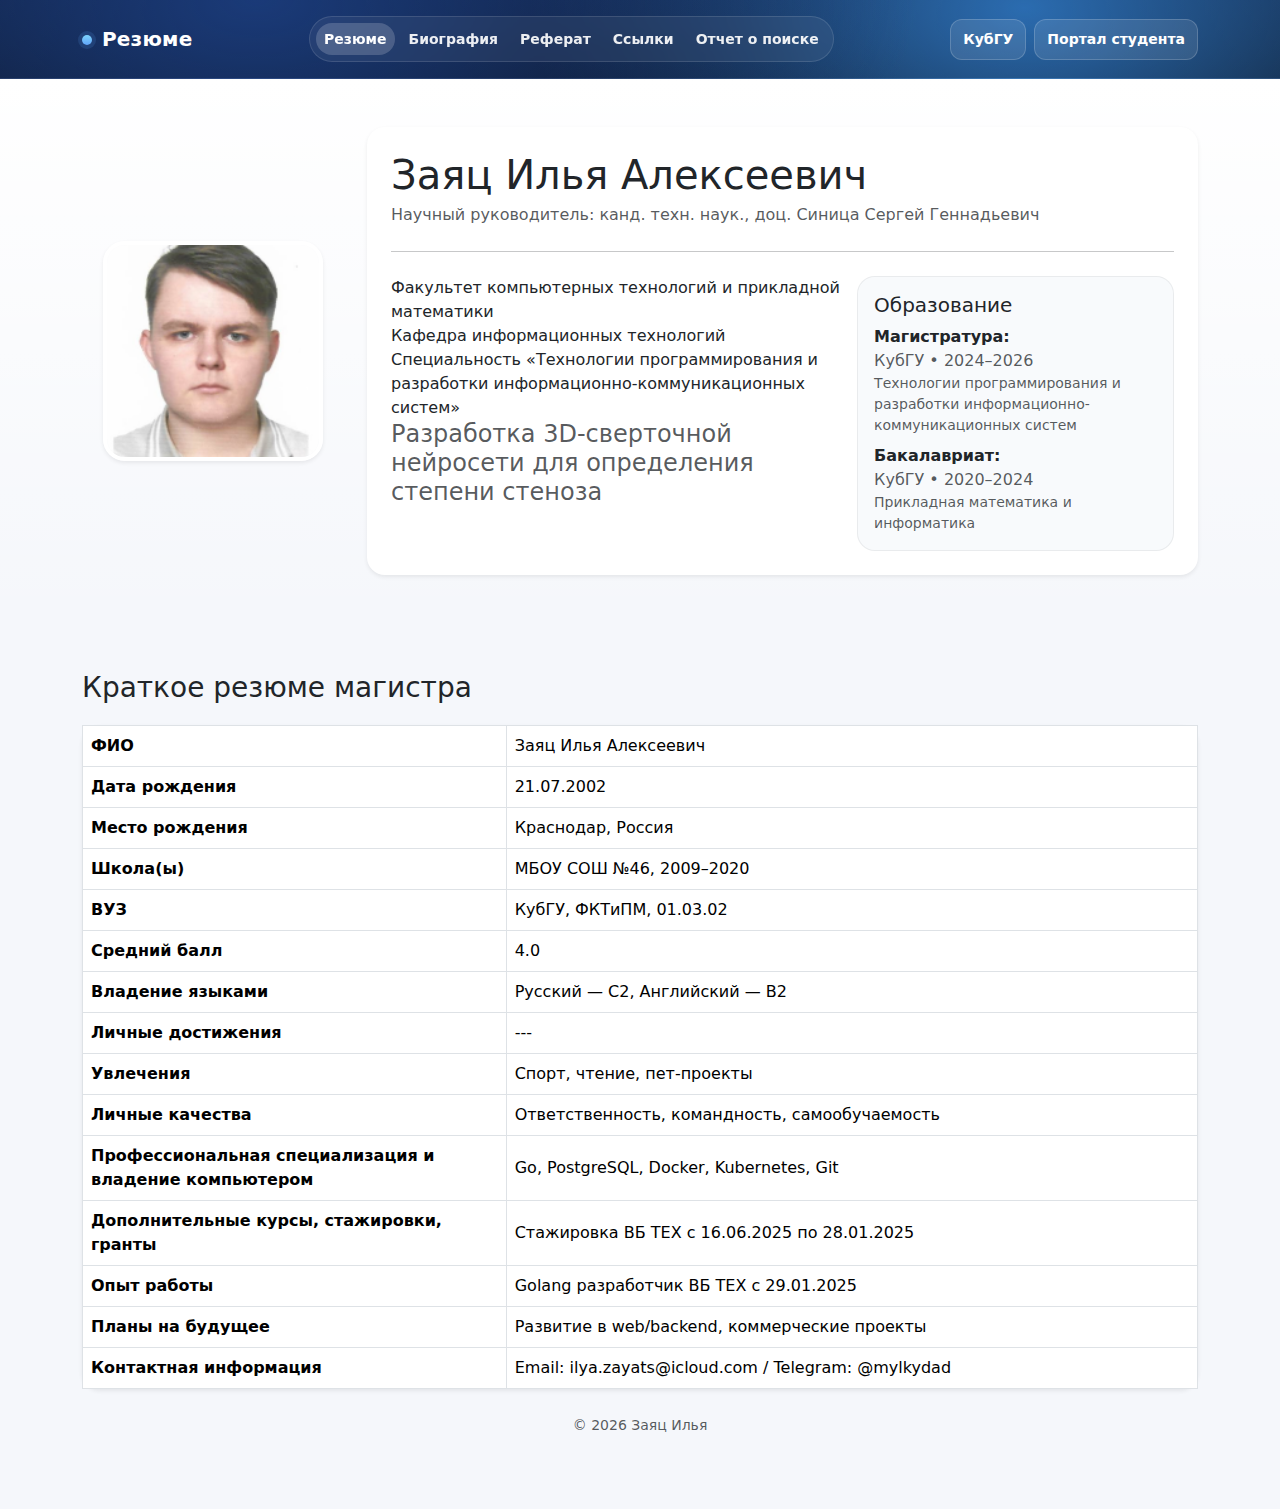
<file: personal/index.html>
<!doctype html>
<html lang="ru">
<head>
  <meta charset="utf-8" />
  <meta name="viewport" content="width=device-width, initial-scale=1" />
  <title>Резюме</title>

  <link
    href="https://cdn.jsdelivr.net/npm/bootstrap@5.3.3/dist/css/bootstrap.min.css"
    rel="stylesheet"
  />
  <link rel="stylesheet" href="styles.css" />
</head>

<body>
<header class="topbar topbar--modern">
  <div class="container">
    <nav class="navbar navbar-expand-lg navbar-dark py-3">
      <a class="navbar-brand fw-semibold me-3" href="index.html">
        <span class="brand-dot"></span>Резюме
      </a>

      <button class="navbar-toggler" type="button" data-bs-toggle="collapse" data-bs-target="#topnav"
        aria-controls="topnav" aria-expanded="false" aria-label="Меню">
        <span class="navbar-toggler-icon"></span>
      </button>

      <div id="topnav" class="collapse navbar-collapse">
        <ul class="navbar-nav mx-auto nav-modern">
          <li class="nav-item"><a class="nav-link active" href="index.html">Резюме</a></li>
          <li class="nav-item"><a class="nav-link" href="biography.html">Биография</a></li>
          <li class="nav-item"><a class="nav-link" href="referat.html">Реферат</a></li>
          <li class="nav-item"><a class="nav-link" href="links.html">Ссылки</a></li>
          <li class="nav-item"><a class="nav-link" href="search-report.html">Отчет о поиске</a></li>
        </ul>

        <div class="d-flex gap-2 ms-lg-3 mt-3 mt-lg-0">
          <a class="btn btn-light btn-sm topbar-btn topbar-btn--ghost" href="https://kubsu.ru/" target="_blank" rel="noopener">КубГУ</a>
          <a class="btn btn-light btn-sm topbar-btn topbar-btn--ghost" href="https://kubsu.ru/user" target="_blank" rel="noopener">Портал студента</a>
        </div>
      </div>
    </nav>
  </div>
</header>

  <header class="hero-section py-5">
    <div class="container">
      <div class="row align-items-center g-4">
        <div class="col-12 col-md-4 col-lg-3 text-center">
          <img class="profile-photo shadow-sm" src="photo.png" alt="Фото кандидата" />
        </div>

        <div class="col-12 col-md-8 col-lg-9">
          <div class="card border-0 shadow-sm">
            <div class="card-body p-4">
              <div class="d-flex flex-column flex-md-row align-items-md-center justify-content-between gap-3">
                <div>
                  <h1 class="display-6 mb-1">Заяц Илья Алексеевич</h1>
                  <div class="text-muted">Научный руководитель: канд. техн. наук., доц. Синица Сергей Геннадьевич</div>
                </div>
              </div>

              <hr class="my-4" />

              <div class="row g-3">
                <div class="col-12 col-lg-7">
                  <p class="mb-0">
                    Факультет компьютерных технологий и прикладной математики
                  </p>
                  <p class="mb-0">
                    Кафедра информационных технологий
                  </p>
                  <p class="mb-0">
                    Специальность «Технологии программирования и разработки информационно-коммуникационных систем»
                  </p>
                  <h4 class="mb-0 text-muted">
                    Разработка 3D-сверточной нейросети для определения степени стеноза
                  </h4>
                </div>

                <div class="col-12 col-lg-5">
                  <div class="edu-box">
                    <h2 class="h5 mb-2">Образование</h2>
                    <ul class="list-unstyled mb-0">
                      <li class="mb-2">
                        <span class="fw-semibold">Магистратура:</span>
                        <div class="text-muted">КубГУ • 2024–2026</div>
                        <div class="text-muted small">Технологии программирования и разработки информационно-коммуникационных систем</div>
                      </li>
                      <li>
                        <span class="fw-semibold">Бакалавриат:</span>
                        <div class="text-muted">КубГУ • 2020–2024</div>
                        <div class="text-muted small">Прикладная математика и информатика</div>
                      </li>
                    </ul>
                  </div>
                </div>
              </div>

            </div>
          </div>
        </div>

      </div>
    </div>
  </header>

  <main class="py-5" id="resume">
    <div class="container">
      <div class="d-flex align-items-end justify-content-between flex-wrap gap-2 mb-3">
        <div>
          <h2 class="h3 mb-1">Краткое резюме магистра</h2>
        </div>
      </div>

      <div class="card shadow-sm border-0">
        <div class="card-body p-0">
          <div class="table-responsive">
            <table class="table table-hover table-bordered resume-table mb-0">
              <tbody>
                <tr><th scope="row" class="resume-key">ФИО</th><td class="resume-val">Заяц Илья Алексеевич</td></tr>
                <tr><th scope="row" class="resume-key">Дата рождения</th><td class="resume-val">21.07.2002</td></tr>
                <tr><th scope="row" class="resume-key">Место рождения</th><td class="resume-val">Краснодар, Россия</td></tr>
                <tr><th scope="row" class="resume-key">Школа(ы)</th><td class="resume-val">МБОУ СОШ №46, 2009–2020</td></tr>
                <tr><th scope="row" class="resume-key">ВУЗ</th><td class="resume-val">КубГУ, ФКТиПМ, 01.03.02</td></tr>
                <tr><th scope="row" class="resume-key">Средний балл</th><td class="resume-val">4.0</td></tr>
                <tr><th scope="row" class="resume-key">Владение языками</th><td class="resume-val">Русский — C2, Английский — B2</td></tr>
                <tr><th scope="row" class="resume-key">Личные достижения</th><td class="resume-val">---</td></tr>
                <tr><th scope="row" class="resume-key">Увлечения</th><td class="resume-val">Спорт, чтение, пет-проекты</td></tr>
                <tr><th scope="row" class="resume-key">Личные качества</th><td class="resume-val">Ответственность, командность, самообучаемость</td></tr>
                <tr>
                  <th scope="row" class="resume-key">Профессиональная специализация и владение компьютером</th>
                  <td class="resume-val">Go, PostgreSQL, Docker, Kubernetes, Git</td>
                </tr>
                <tr><th scope="row" class="resume-key">Дополнительные курсы, стажировки, гранты</th><td class="resume-val">Стажировка ВБ ТЕХ с 16.06.2025 по 28.01.2025</td></tr>
                <tr><th scope="row" class="resume-key">Опыт работы</th><td class="resume-val">Golang разработчик ВБ ТЕХ с 29.01.2025</td></tr>
                <tr><th scope="row" class="resume-key">Планы на будущее</th><td class="resume-val">Развитие в web/backend, коммерческие проекты</td></tr>
                <tr><th scope="row" class="resume-key">Контактная информация</th><td class="resume-val">Email: ilya.zayats@icloud.com / Telegram: @mylkydad</td></tr>
              </tbody>
            </table>
          </div>
        </div>
      </div>

      <footer class="py-4 text-center text-muted">
        <small>© <span id="year"></span> Заяц Илья</small>
      </footer>
    </div>
  </main>

  <script src="https://cdn.jsdelivr.net/npm/bootstrap@5.3.3/dist/js/bootstrap.bundle.min.js"></script>
  <script>document.getElementById("year").textContent = new Date().getFullYear();</script>
</body>
</html>
</file>
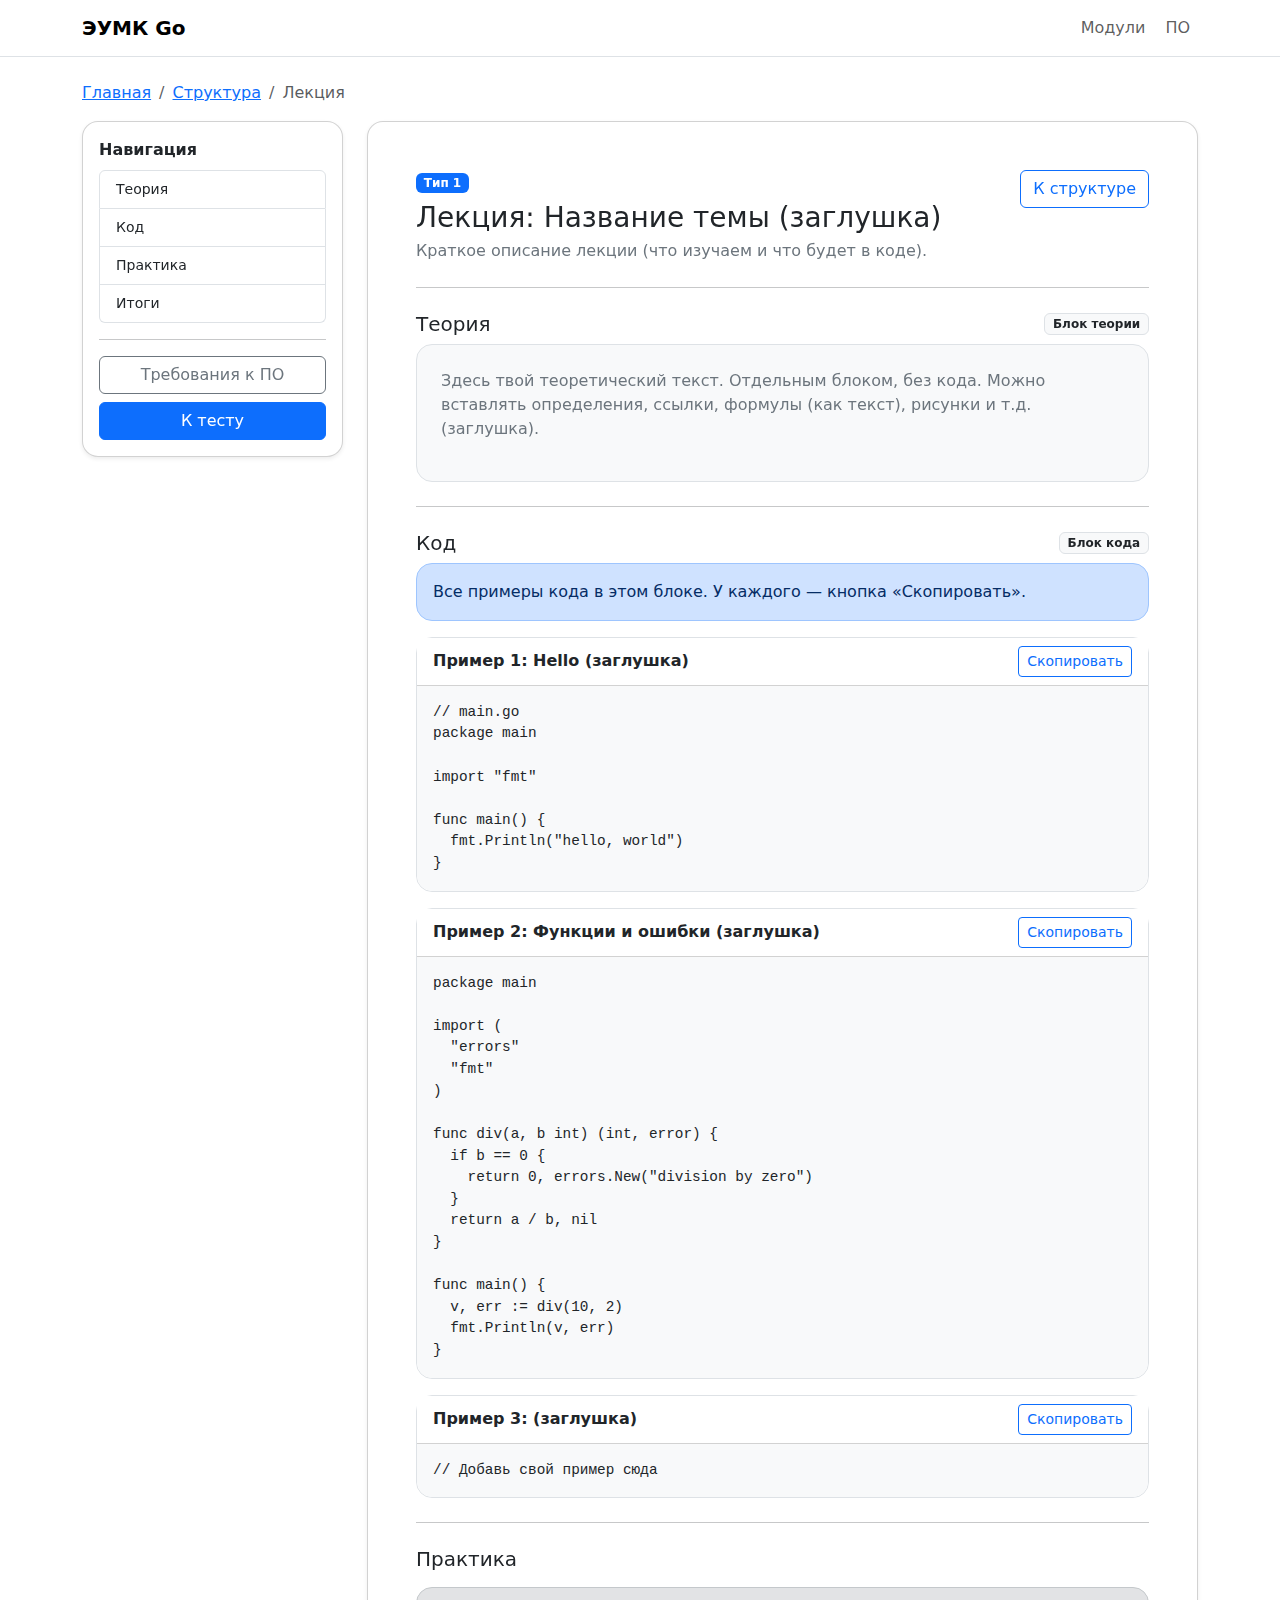
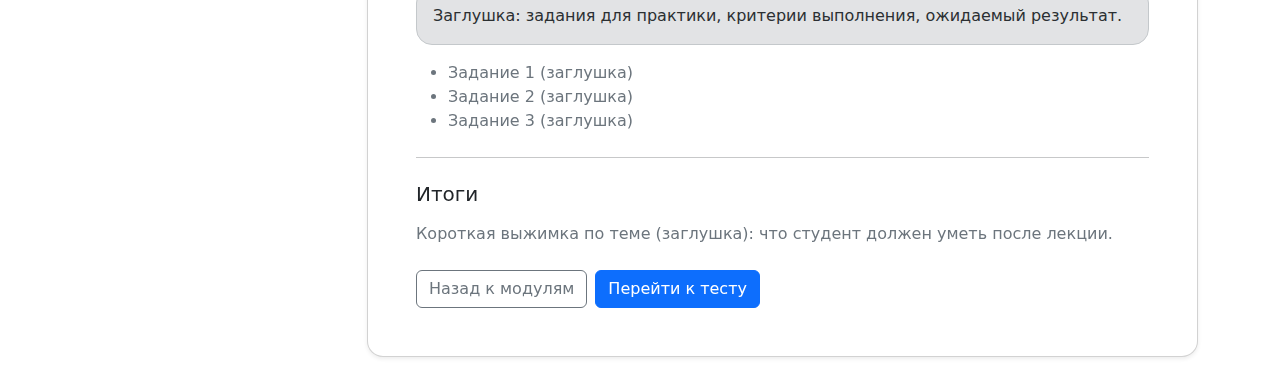
<file: course/module-1.html>
<!doctype html>
<html lang="ru">
<head>
  <meta charset="utf-8" />
  <meta name="viewport" content="width=device-width, initial-scale=1" />
  <title>Лекция — Модуль (тип 1)</title>

  <link href="https://cdn.jsdelivr.net/npm/bootstrap@5.3.3/dist/css/bootstrap.min.css" rel="stylesheet">

  <style>
    .sticky-actions { top: 84px; } /* под navbar */
    .code-card pre { margin: 0; max-height: 520px; overflow: auto; }
    .code-card code { font-size: .9rem; }
  </style>
</head>
<body>

<nav class="navbar navbar-expand-lg bg-white border-bottom sticky-top">
  <div class="container">
    <a class="navbar-brand fw-semibold" href="index.html">ЭУМК Go</a>
    <button class="navbar-toggler" type="button" data-bs-toggle="collapse" data-bs-target="#topNav">
      <span class="navbar-toggler-icon"></span>
    </button>
    <div class="collapse navbar-collapse" id="topNav">
      <ul class="navbar-nav ms-auto gap-1">
        <li class="nav-item"><a class="nav-link" href="index.html#structure">Модули</a></li>
        <li class="nav-item"><a class="nav-link" href="index.html#requirements">ПО</a></li>
      </ul>
    </div>
  </div>
</nav>

<main class="py-4">
  <div class="container">
    <nav aria-label="breadcrumb" class="mb-3">
      <ol class="breadcrumb">
        <li class="breadcrumb-item"><a href="index.html">Главная</a></li>
        <li class="breadcrumb-item"><a href="index.html#structure">Структура</a></li>
        <li class="breadcrumb-item active" aria-current="page">Лекция</li>
      </ol>
    </nav>

    <div class="row g-4">
      <!-- Sidebar -->
      <aside class="col-lg-4 col-xl-3">
        <div class="card rounded-4 shadow-sm position-sticky sticky-actions">
          <div class="card-body">
            <div class="fw-semibold mb-2">Навигация</div>
            <div class="list-group small">
              <a class="list-group-item list-group-item-action" href="#theory">Теория</a>
              <a class="list-group-item list-group-item-action" href="#code">Код</a>
              <a class="list-group-item list-group-item-action" href="#practice">Практика</a>
              <a class="list-group-item list-group-item-action" href="#summary">Итоги</a>
            </div>

            <hr>

            <div class="d-grid gap-2">
              <a class="btn btn-outline-secondary" href="index.html#requirements">Требования к ПО</a>
              <a class="btn btn-primary" href="module_type2.html">К тесту</a>
            </div>
          </div>
        </div>
      </aside>

      <!-- Content -->
      <section class="col-lg-8 col-xl-9">
        <div class="card rounded-4 shadow-sm">
          <div class="card-body p-4 p-md-5">
            <div class="d-flex flex-wrap justify-content-between align-items-start gap-2">
              <div>
                <div class="badge text-bg-primary mb-2">Тип 1</div>
                <h1 class="h3 mb-1">Лекция: Название темы (заглушка)</h1>
                <p class="text-secondary mb-0">Краткое описание лекции (что изучаем и что будет в коде).</p>
              </div>
              <a class="btn btn-outline-primary" href="index.html#structure">К структуре</a>
            </div>

            <hr class="my-4">

            <!-- ===== THEORY BLOCK (SEPARATE) ===== -->
            <section id="theory">
              <div class="d-flex align-items-center justify-content-between gap-2 mb-2">
                <h2 class="h5 mb-0">Теория</h2>
                <span class="badge text-bg-light border text-dark">Блок теории</span>
              </div>

              <div class="p-4 bg-light rounded-4 border">
                <p class="text-secondary mb-3">
                  Здесь твой теоретический текст. Отдельным блоком, без кода.
                  Можно вставлять определения, ссылки, формулы (как текст), рисунки и т.д. (заглушка).
                </p>
              </div>
            </section>

            <hr class="my-4">

            <!-- ===== CODE BLOCK (SEPARATE) ===== -->
            <section id="code">
              <div class="d-flex align-items-center justify-content-between gap-2 mb-2">
                <h2 class="h5 mb-0">Код</h2>
                <span class="badge text-bg-light border text-dark">Блок кода</span>
              </div>

              <div class="alert alert-primary rounded-4" role="alert">
                Все примеры кода в этом блоке. У каждого — кнопка «Скопировать».
              </div>

              <!-- Code block 1 -->
              <div class="card code-card rounded-4 border mb-3">
                <div class="card-header bg-white d-flex justify-content-between align-items-center">
                  <div class="fw-semibold">Пример 1: Hello (заглушка)</div>
                  <button class="btn btn-sm btn-outline-primary" data-copy-target="#code1">Скопировать</button>
                </div>
                <div class="card-body bg-light rounded-bottom-4">
                  <pre><code id="code1">// main.go
package main

import "fmt"

func main() {
  fmt.Println("hello, world")
}
</code></pre>
                </div>
              </div>

              <!-- Code block 2 -->
              <div class="card code-card rounded-4 border mb-3">
                <div class="card-header bg-white d-flex justify-content-between align-items-center">
                  <div class="fw-semibold">Пример 2: Функции и ошибки (заглушка)</div>
                  <button class="btn btn-sm btn-outline-primary" data-copy-target="#code2">Скопировать</button>
                </div>
                <div class="card-body bg-light rounded-bottom-4">
                  <pre><code id="code2">package main

import (
  "errors"
  "fmt"
)

func div(a, b int) (int, error) {
  if b == 0 {
    return 0, errors.New("division by zero")
  }
  return a / b, nil
}

func main() {
  v, err := div(10, 2)
  fmt.Println(v, err)
}
</code></pre>
                </div>
              </div>

              <!-- Code block 3 (optional) -->
              <div class="card code-card rounded-4 border">
                <div class="card-header bg-white d-flex justify-content-between align-items-center">
                  <div class="fw-semibold">Пример 3: (заглушка)</div>
                  <button class="btn btn-sm btn-outline-primary" data-copy-target="#code3">Скопировать</button>
                </div>
                <div class="card-body bg-light rounded-bottom-4">
                  <pre><code id="code3">// Добавь свой пример сюда
</code></pre>
                </div>
              </div>
            </section>

            <hr class="my-4">

            <!-- PRACTICE -->
            <section id="practice">
              <h2 class="h5 mb-3">Практика</h2>
              <div class="alert alert-secondary rounded-4">
                Заглушка: задания для практики, критерии выполнения, ожидаемый результат.
              </div>
              <ul class="text-secondary mb-0">
                <li>Задание 1 (заглушка)</li>
                <li>Задание 2 (заглушка)</li>
                <li>Задание 3 (заглушка)</li>
              </ul>
            </section>

            <hr class="my-4">

            <!-- SUMMARY -->
            <section id="summary">
              <h2 class="h5 mb-3">Итоги</h2>
              <p class="text-secondary mb-4">
                Короткая выжимка по теме (заглушка): что студент должен уметь после лекции.
              </p>

              <div class="d-flex flex-wrap gap-2">
                <a class="btn btn-outline-secondary" href="index.html#structure">Назад к модулям</a>
                <a class="btn btn-primary" href="module_type2.html">Перейти к тесту</a>
              </div>
            </section>
          </div>
        </div>
      </section>
    </div>
  </div>
</main>

<!-- Toast for copy -->
<div class="position-fixed bottom-0 end-0 p-3" style="z-index:1080">
  <div id="copyToast" class="toast" role="alert" aria-live="assertive" aria-atomic="true">
    <div class="toast-header">
      <strong class="me-auto">Код скопирован</strong>
      <small>OK</small>
      <button type="button" class="btn-close" data-bs-dismiss="toast"></button>
    </div>
    <div class="toast-body">Фрагмент кода помещён в буфер обмена.</div>
  </div>
</div>

<script src="https://cdn.jsdelivr.net/npm/bootstrap@5.3.3/dist/js/bootstrap.bundle.min.js"></script>
<script>
  const toastEl = document.getElementById('copyToast');
  const toast = new bootstrap.Toast(toastEl);

  document.addEventListener('click', async (e) => {
    const btn = e.target.closest('[data-copy-target]');
    if (!btn) return;

    const selector = btn.getAttribute('data-copy-target');
    const codeEl = document.querySelector(selector);
    if (!codeEl) return;

    const text = codeEl.innerText;
    try {
      await navigator.clipboard.writeText(text);
      toast.show();
    } catch {
      const ta = document.createElement('textarea');
      ta.value = text;
      document.body.appendChild(ta);
      ta.select();
      document.execCommand('copy');
      ta.remove();
      toast.show();
    }
  });
</script>
</body>
</html>
</file>
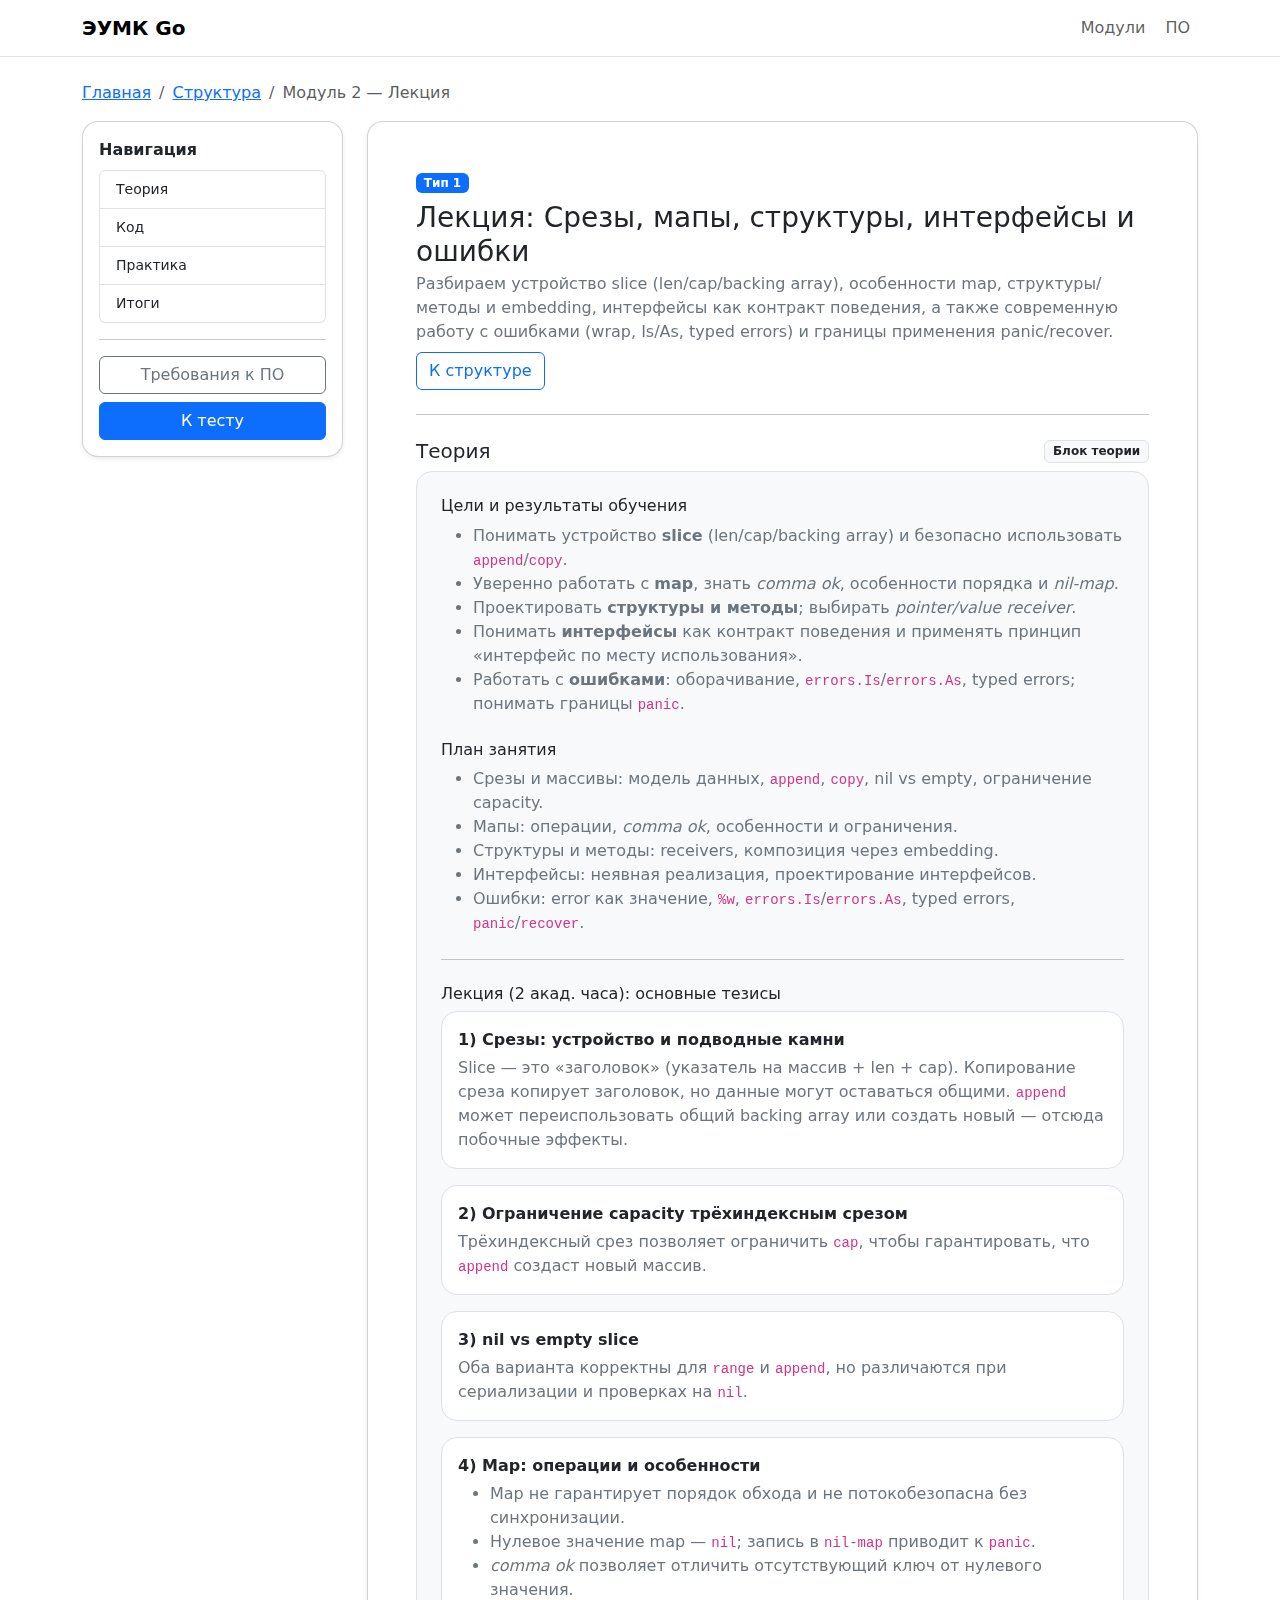
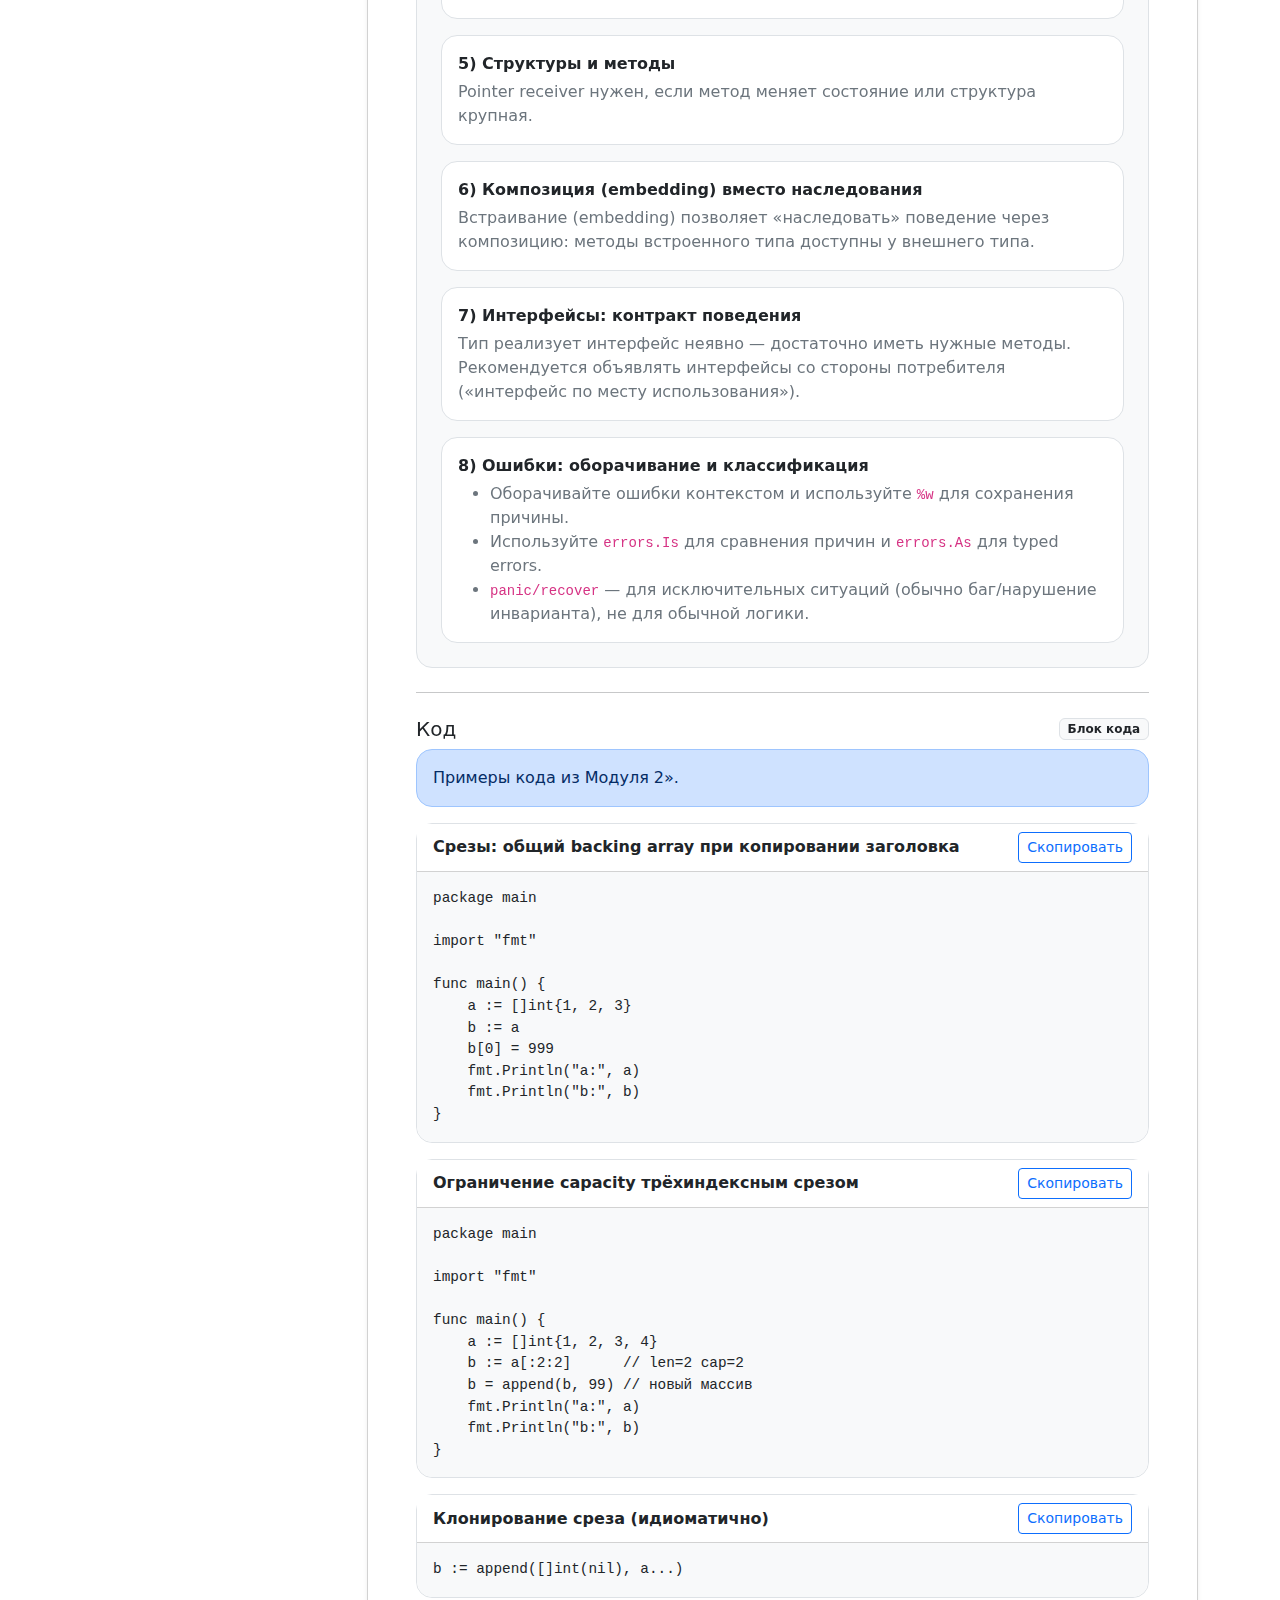
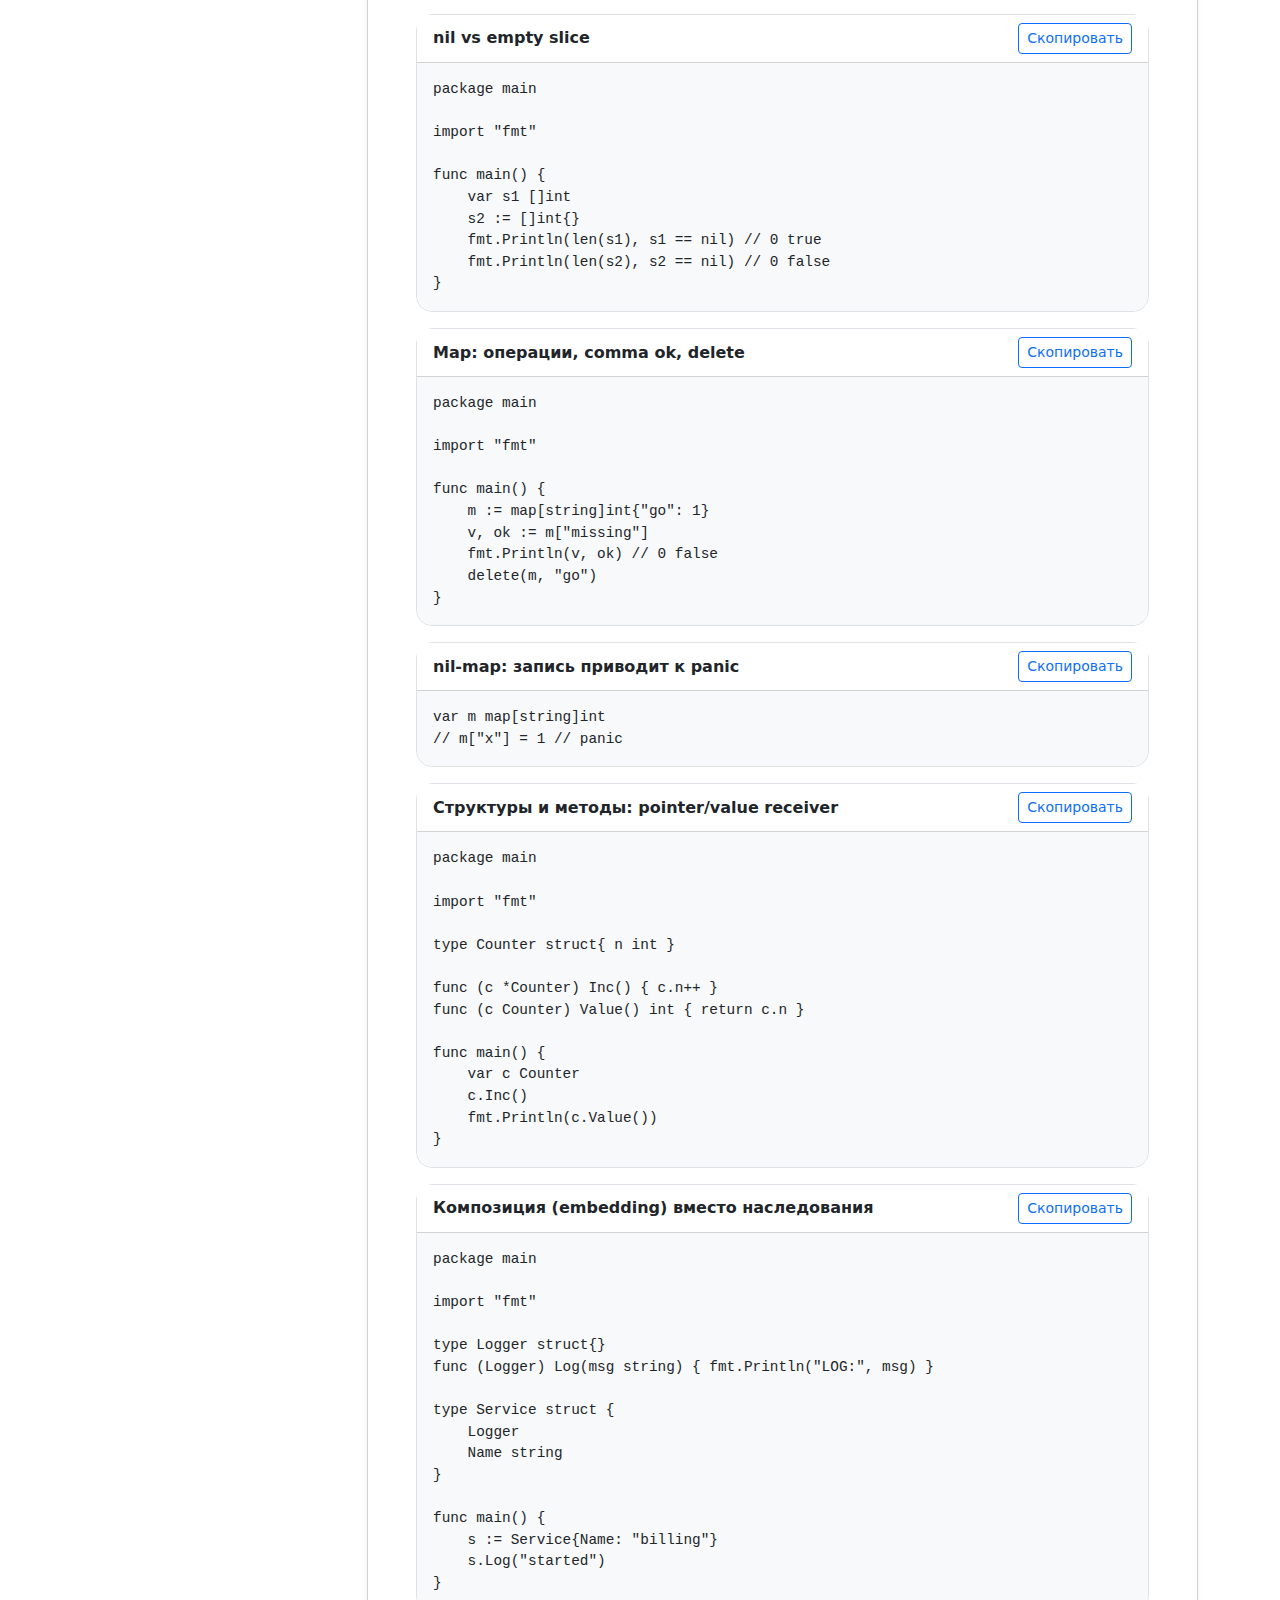
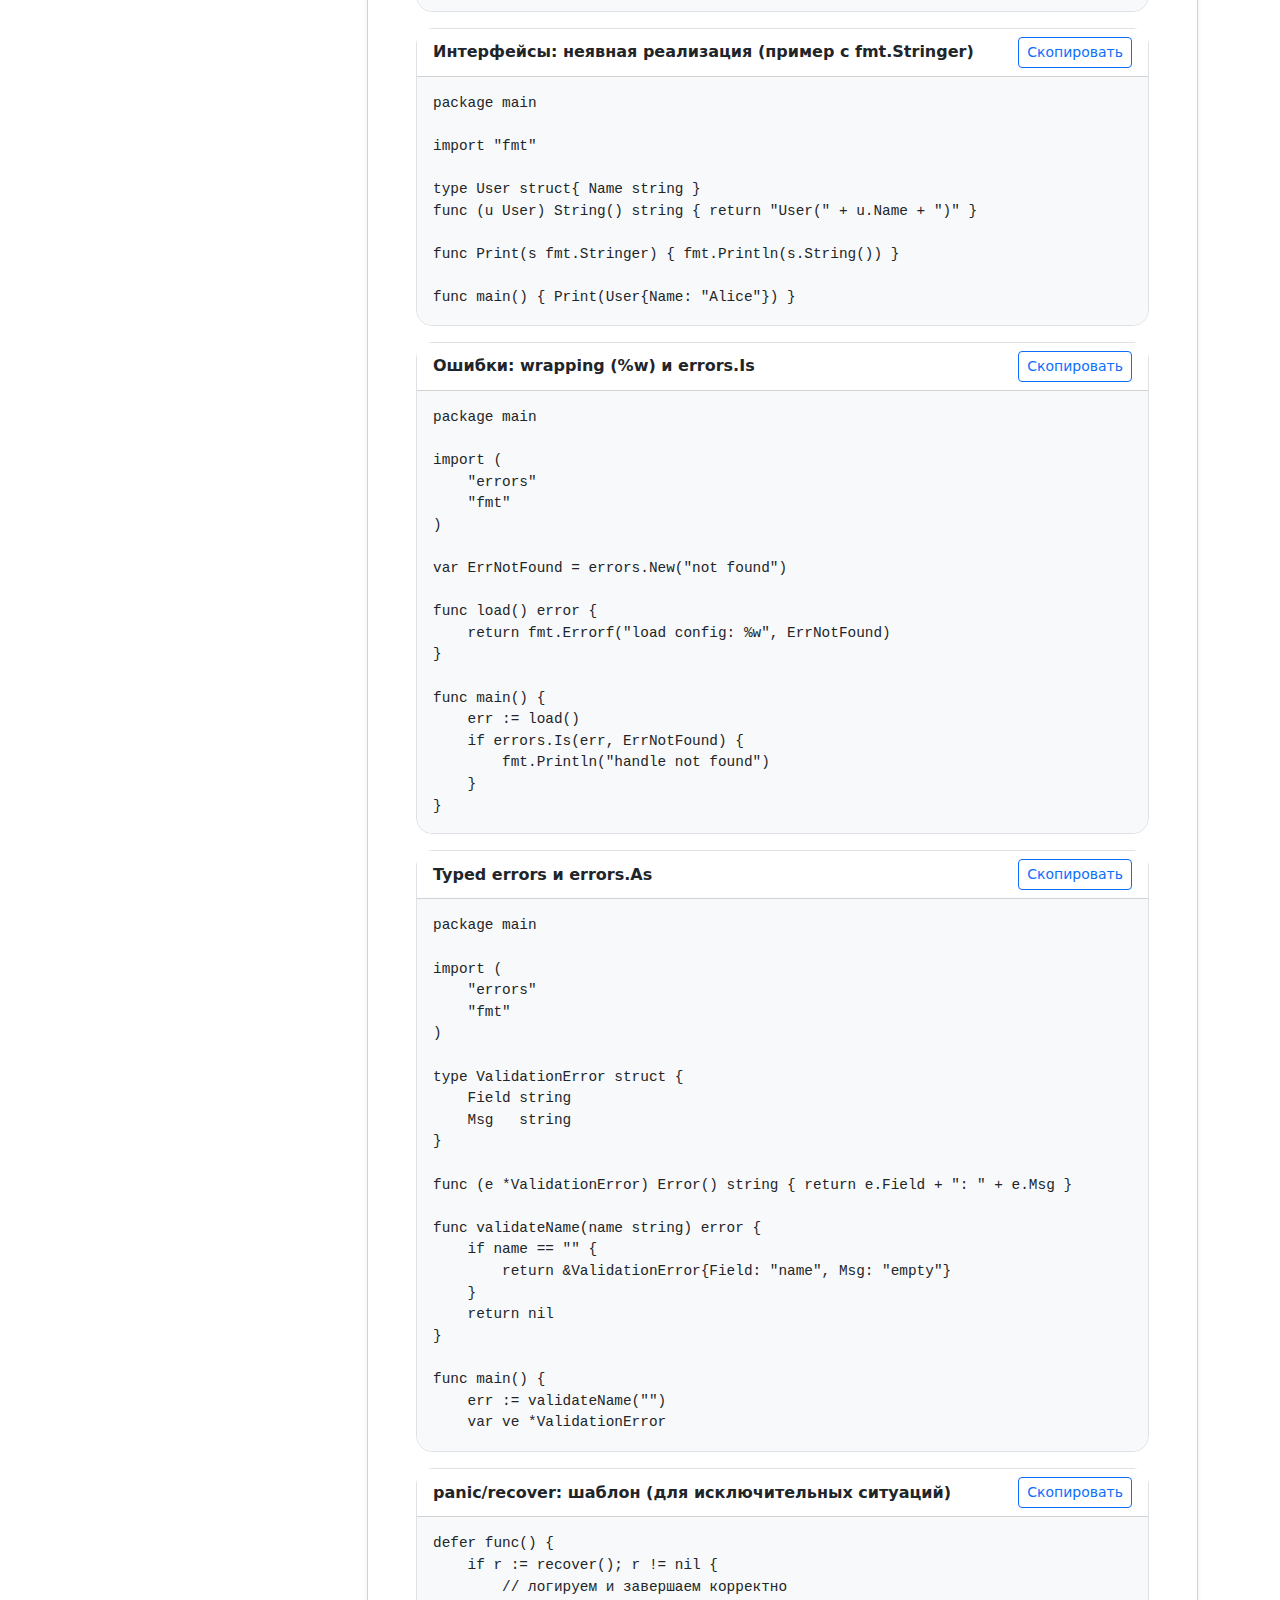
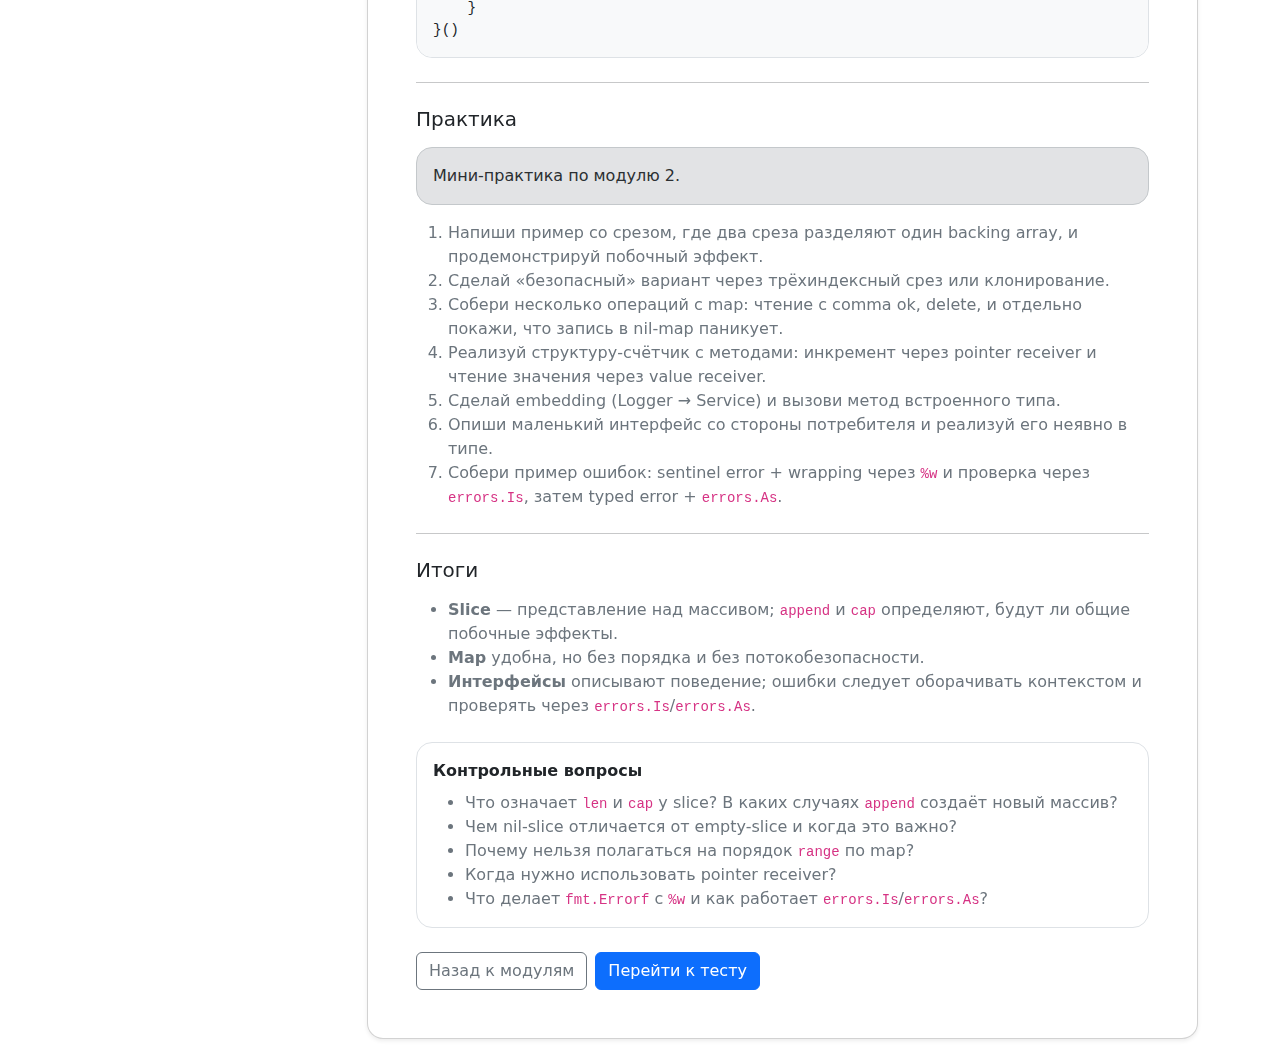
<file: course/module-2.html>
<!doctype html>
<html lang="ru">
<head>
  <meta charset="utf-8" />
  <meta name="viewport" content="width=device-width, initial-scale=1" />
  <title>Модуль 2 — Лекция: Срезы, мапы, структуры, интерфейсы и ошибки</title>

  <link href="https://cdn.jsdelivr.net/npm/bootstrap@5.3.3/dist/css/bootstrap.min.css" rel="stylesheet">

  <style>
    .sticky-actions { top: 84px; } /* под navbar */
    .code-card pre { margin: 0; max-height: 520px; overflow: auto; }
    .code-card code { font-size: .9rem; }
  </style>
</head>
<body>

<nav class="navbar navbar-expand-lg bg-white border-bottom sticky-top">
  <div class="container">
    <a class="navbar-brand fw-semibold" href="index.html">ЭУМК Go</a>
    <button class="navbar-toggler" type="button" data-bs-toggle="collapse" data-bs-target="#topNav">
      <span class="navbar-toggler-icon"></span>
    </button>
    <div class="collapse navbar-collapse" id="topNav">
      <ul class="navbar-nav ms-auto gap-1">
        <li class="nav-item"><a class="nav-link" href="index.html#structure">Модули</a></li>
        <li class="nav-item"><a class="nav-link" href="index.html#requirements">ПО</a></li>
      </ul>
    </div>
  </div>
</nav>

<main class="py-4">
  <div class="container">
    <nav aria-label="breadcrumb" class="mb-3">
      <ol class="breadcrumb">
        <li class="breadcrumb-item"><a href="index.html">Главная</a></li>
        <li class="breadcrumb-item"><a href="index.html#structure">Структура</a></li>
        <li class="breadcrumb-item active" aria-current="page">Модуль 2 — Лекция</li>
      </ol>
    </nav>

    <div class="row g-4">
      <!-- Sidebar -->
      <aside class="col-lg-4 col-xl-3">
        <div class="card rounded-4 shadow-sm position-sticky sticky-actions">
          <div class="card-body">
            <div class="fw-semibold mb-2">Навигация</div>
            <div class="list-group small">
              <a class="list-group-item list-group-item-action" href="#theory">Теория</a>
              <a class="list-group-item list-group-item-action" href="#code">Код</a>
              <a class="list-group-item list-group-item-action" href="#practice">Практика</a>
              <a class="list-group-item list-group-item-action" href="#summary">Итоги</a>
            </div>

            <hr>

            <div class="d-grid gap-2">
              <a class="btn btn-outline-secondary" href="index.html#requirements">Требования к ПО</a>
              <a class="btn btn-primary" href="module_type2.html">К тесту</a>
            </div>
          </div>
        </div>
      </aside>

      <!-- Content -->
      <section class="col-lg-8 col-xl-9">
        <div class="card rounded-4 shadow-sm">
          <div class="card-body p-4 p-md-5">
            <div class="d-flex flex-wrap justify-content-between align-items-start gap-2">
              <div>
                <div class="badge text-bg-primary mb-2">Тип 1</div>
                <h1 class="h3 mb-1">Лекция: Срезы, мапы, структуры, интерфейсы и ошибки</h1>
                <p class="text-secondary mb-0">
                  Разбираем устройство slice (len/cap/backing array), особенности map, структуры/методы и embedding,
                  интерфейсы как контракт поведения, а также современную работу с ошибками (wrap, Is/As, typed errors)
                  и границы применения panic/recover.
                </p>
              </div>
              <a class="btn btn-outline-primary" href="index.html#structure">К структуре</a>
            </div>

            <hr class="my-4">

            <!-- ===== THEORY BLOCK (SEPARATE) ===== -->
            <section id="theory">
              <div class="d-flex align-items-center justify-content-between gap-2 mb-2">
                <h2 class="h5 mb-0">Теория</h2>
                <span class="badge text-bg-light border text-dark">Блок теории</span>
              </div>

              <div class="p-4 bg-light rounded-4 border">
                <h3 class="h6 mb-2">Цели и результаты обучения</h3>
                <ul class="text-secondary mb-4">
                  <li>Понимать устройство <strong>slice</strong> (len/cap/backing array) и безопасно использовать <code>append</code>/<code>copy</code>.</li>
                  <li>Уверенно работать с <strong>map</strong>, знать <em>comma ok</em>, особенности порядка и <em>nil-map</em>.</li>
                  <li>Проектировать <strong>структуры и методы</strong>; выбирать <em>pointer/value receiver</em>.</li>
                  <li>Понимать <strong>интерфейсы</strong> как контракт поведения и применять принцип «интерфейс по месту использования».</li>
                  <li>Работать с <strong>ошибками</strong>: оборачивание, <code>errors.Is</code>/<code>errors.As</code>, typed errors; понимать границы <code>panic</code>.</li>
                </ul>

                <h3 class="h6 mb-2">План занятия</h3>
                <ul class="text-secondary mb-4">
                  <li>Срезы и массивы: модель данных, <code>append</code>, <code>copy</code>, nil vs empty, ограничение capacity.</li>
                  <li>Мапы: операции, <em>comma ok</em>, особенности и ограничения.</li>
                  <li>Структуры и методы: receivers, композиция через embedding.</li>
                  <li>Интерфейсы: неявная реализация, проектирование интерфейсов.</li>
                  <li>Ошибки: error как значение, <code>%w</code>, <code>errors.Is</code>/<code>errors.As</code>, typed errors, <code>panic</code>/<code>recover</code>.</li>
                </ul>

                <hr class="my-4">

                <h3 class="h6 mb-2">Лекция (2 акад. часа): основные тезисы</h3>

                <div class="p-3 bg-white border rounded-4 mb-3">
                  <div class="fw-semibold mb-1">1) Срезы: устройство и подводные камни</div>
                  <p class="text-secondary mb-0">
                    Slice — это «заголовок» (указатель на массив + len + cap). Копирование среза копирует заголовок,
                    но данные могут оставаться общими. <code>append</code> может переиспользовать общий backing array
                    или создать новый — отсюда побочные эффекты.
                  </p>
                </div>

                <div class="p-3 bg-white border rounded-4 mb-3">
                  <div class="fw-semibold mb-1">2) Ограничение capacity трёхиндексным срезом</div>
                  <p class="text-secondary mb-0">
                    Трёхиндексный срез позволяет ограничить <code>cap</code>, чтобы гарантировать,
                    что <code>append</code> создаст новый массив.
                  </p>
                </div>

                <div class="p-3 bg-white border rounded-4 mb-3">
                  <div class="fw-semibold mb-1">3) nil vs empty slice</div>
                  <p class="text-secondary mb-0">
                    Оба варианта корректны для <code>range</code> и <code>append</code>, но различаются при сериализации
                    и проверках на <code>nil</code>.
                  </p>
                </div>

                <div class="p-3 bg-white border rounded-4 mb-3">
                  <div class="fw-semibold mb-1">4) Map: операции и особенности</div>
                  <ul class="text-secondary mb-0">
                    <li>Map не гарантирует порядок обхода и не потокобезопасна без синхронизации.</li>
                    <li>Нулевое значение map — <code>nil</code>; запись в <code>nil-map</code> приводит к <code>panic</code>.</li>
                    <li><em>comma ok</em> позволяет отличить отсутствующий ключ от нулевого значения.</li>
                  </ul>
                </div>

                <div class="p-3 bg-white border rounded-4 mb-3">
                  <div class="fw-semibold mb-1">5) Структуры и методы</div>
                  <p class="text-secondary mb-0">
                    Pointer receiver нужен, если метод меняет состояние или структура крупная.
                  </p>
                </div>

                <div class="p-3 bg-white border rounded-4 mb-3">
                  <div class="fw-semibold mb-1">6) Композиция (embedding) вместо наследования</div>
                  <p class="text-secondary mb-0">
                    Встраивание (embedding) позволяет «наследовать» поведение через композицию: методы встроенного типа
                    доступны у внешнего типа.
                  </p>
                </div>

                <div class="p-3 bg-white border rounded-4 mb-3">
                  <div class="fw-semibold mb-1">7) Интерфейсы: контракт поведения</div>
                  <p class="text-secondary mb-0">
                    Тип реализует интерфейс неявно — достаточно иметь нужные методы.
                    Рекомендуется объявлять интерфейсы со стороны потребителя («интерфейс по месту использования»).
                  </p>
                </div>

                <div class="p-3 bg-white border rounded-4">
                  <div class="fw-semibold mb-1">8) Ошибки: оборачивание и классификация</div>
                  <ul class="text-secondary mb-0">
                    <li>Оборачивайте ошибки контекстом и используйте <code>%w</code> для сохранения причины.</li>
                    <li>Используйте <code>errors.Is</code> для сравнения причин и <code>errors.As</code> для typed errors.</li>
                    <li><code>panic/recover</code> — для исключительных ситуаций (обычно баг/нарушение инварианта), не для обычной логики.</li>
                  </ul>
                </div>
              </div>
            </section>

            <hr class="my-4">

            <!-- ===== CODE BLOCK (SEPARATE) ===== -->
            <section id="code">
              <div class="d-flex align-items-center justify-content-between gap-2 mb-2">
                <h2 class="h5 mb-0">Код</h2>
                <span class="badge text-bg-light border text-dark">Блок кода</span>
              </div>

              <div class="alert alert-primary rounded-4" role="alert">
                Примеры кода из Модуля 2».
              </div>

              <!-- 1. slice header shared backing array -->
              <div class="card code-card rounded-4 border mb-3">
                <div class="card-header bg-white d-flex justify-content-between align-items-center">
                  <div class="fw-semibold">Срезы: общий backing array при копировании заголовка</div>
                  <button class="btn btn-sm btn-outline-primary" data-copy-target="#code1">Скопировать</button>
                </div>
                <div class="card-body bg-light rounded-bottom-4">
<pre><code id="code1">package main

import "fmt"

func main() {
    a := []int{1, 2, 3}
    b := a
    b[0] = 999
    fmt.Println("a:", a)
    fmt.Println("b:", b)
}</code></pre>
                </div>
              </div>

              <!-- 2. three-index slicing -->
              <div class="card code-card rounded-4 border mb-3">
                <div class="card-header bg-white d-flex justify-content-between align-items-center">
                  <div class="fw-semibold">Ограничение capacity трёхиндексным срезом</div>
                  <button class="btn btn-sm btn-outline-primary" data-copy-target="#code2">Скопировать</button>
                </div>
                <div class="card-body bg-light rounded-bottom-4">
<pre><code id="code2">package main

import "fmt"

func main() {
    a := []int{1, 2, 3, 4}
    b := a[:2:2]      // len=2 cap=2
    b = append(b, 99) // новый массив
    fmt.Println("a:", a)
    fmt.Println("b:", b)
}</code></pre>
                </div>
              </div>

              <!-- 3. idiomatic clone -->
              <div class="card code-card rounded-4 border mb-3">
                <div class="card-header bg-white d-flex justify-content-between align-items-center">
                  <div class="fw-semibold">Клонирование среза (идиоматично)</div>
                  <button class="btn btn-sm btn-outline-primary" data-copy-target="#code3">Скопировать</button>
                </div>
                <div class="card-body bg-light rounded-bottom-4">
<pre><code id="code3">b := append([]int(nil), a...)</code></pre>
                </div>
              </div>

              <!-- 4. nil vs empty slice -->
              <div class="card code-card rounded-4 border mb-3">
                <div class="card-header bg-white d-flex justify-content-between align-items-center">
                  <div class="fw-semibold">nil vs empty slice</div>
                  <button class="btn btn-sm btn-outline-primary" data-copy-target="#code4">Скопировать</button>
                </div>
                <div class="card-body bg-light rounded-bottom-4">
<pre><code id="code4">package main

import "fmt"

func main() {
    var s1 []int
    s2 := []int{}
    fmt.Println(len(s1), s1 == nil) // 0 true
    fmt.Println(len(s2), s2 == nil) // 0 false
}</code></pre>
                </div>
              </div>

              <!-- 5. map operations + comma ok -->
              <div class="card code-card rounded-4 border mb-3">
                <div class="card-header bg-white d-flex justify-content-between align-items-center">
                  <div class="fw-semibold">Map: операции, comma ok, delete</div>
                  <button class="btn btn-sm btn-outline-primary" data-copy-target="#code5">Скопировать</button>
                </div>
                <div class="card-body bg-light rounded-bottom-4">
<pre><code id="code5">package main

import "fmt"

func main() {
    m := map[string]int{"go": 1}
    v, ok := m["missing"]
    fmt.Println(v, ok) // 0 false
    delete(m, "go")
}</code></pre>
                </div>
              </div>

              <!-- 6. nil map panic -->
              <div class="card code-card rounded-4 border mb-3">
                <div class="card-header bg-white d-flex justify-content-between align-items-center">
                  <div class="fw-semibold">nil-map: запись приводит к panic</div>
                  <button class="btn btn-sm btn-outline-primary" data-copy-target="#code6">Скопировать</button>
                </div>
                <div class="card-body bg-light rounded-bottom-4">
<pre><code id="code6">var m map[string]int
// m["x"] = 1 // panic</code></pre>
                </div>
              </div>

              <!-- 7. struct methods + pointer receiver -->
              <div class="card code-card rounded-4 border mb-3">
                <div class="card-header bg-white d-flex justify-content-between align-items-center">
                  <div class="fw-semibold">Структуры и методы: pointer/value receiver</div>
                  <button class="btn btn-sm btn-outline-primary" data-copy-target="#code7">Скопировать</button>
                </div>
                <div class="card-body bg-light rounded-bottom-4">
<pre><code id="code7">package main

import "fmt"

type Counter struct{ n int }

func (c *Counter) Inc() { c.n++ }
func (c Counter) Value() int { return c.n }

func main() {
    var c Counter
    c.Inc()
    fmt.Println(c.Value())
}</code></pre>
                </div>
              </div>

              <!-- 8. embedding -->
              <div class="card code-card rounded-4 border mb-3">
                <div class="card-header bg-white d-flex justify-content-between align-items-center">
                  <div class="fw-semibold">Композиция (embedding) вместо наследования</div>
                  <button class="btn btn-sm btn-outline-primary" data-copy-target="#code8">Скопировать</button>
                </div>
                <div class="card-body bg-light rounded-bottom-4">
<pre><code id="code8">package main

import "fmt"

type Logger struct{}
func (Logger) Log(msg string) { fmt.Println("LOG:", msg) }

type Service struct {
    Logger
    Name string
}

func main() {
    s := Service{Name: "billing"}
    s.Log("started")
}</code></pre>
                </div>
              </div>

              <!-- 9. interfaces -->
              <div class="card code-card rounded-4 border mb-3">
                <div class="card-header bg-white d-flex justify-content-between align-items-center">
                  <div class="fw-semibold">Интерфейсы: неявная реализация (пример с fmt.Stringer)</div>
                  <button class="btn btn-sm btn-outline-primary" data-copy-target="#code9">Скопировать</button>
                </div>
                <div class="card-body bg-light rounded-bottom-4">
<pre><code id="code9">package main

import "fmt"

type User struct{ Name string }
func (u User) String() string { return "User(" + u.Name + ")" }

func Print(s fmt.Stringer) { fmt.Println(s.String()) }

func main() { Print(User{Name: "Alice"}) }</code></pre>
                </div>
              </div>

              <!-- 10. errors wrap + Is -->
              <div class="card code-card rounded-4 border mb-3">
                <div class="card-header bg-white d-flex justify-content-between align-items-center">
                  <div class="fw-semibold">Ошибки: wrapping (%w) и errors.Is</div>
                  <button class="btn btn-sm btn-outline-primary" data-copy-target="#code10">Скопировать</button>
                </div>
                <div class="card-body bg-light rounded-bottom-4">
<pre><code id="code10">package main

import (
    "errors"
    "fmt"
)

var ErrNotFound = errors.New("not found")

func load() error {
    return fmt.Errorf("load config: %w", ErrNotFound)
}

func main() {
    err := load()
    if errors.Is(err, ErrNotFound) {
        fmt.Println("handle not found")
    }
}</code></pre>
                </div>
              </div>

              <!-- 11. typed errors + As -->
              <div class="card code-card rounded-4 border mb-3">
                <div class="card-header bg-white d-flex justify-content-between align-items-center">
                  <div class="fw-semibold">Typed errors и errors.As</div>
                  <button class="btn btn-sm btn-outline-primary" data-copy-target="#code11">Скопировать</button>
                </div>
                <div class="card-body bg-light rounded-bottom-4">
<pre><code id="code11">package main

import (
    "errors"
    "fmt"
)

type ValidationError struct {
    Field string
    Msg   string
}

func (e *ValidationError) Error() string { return e.Field + ": " + e.Msg }

func validateName(name string) error {
    if name == "" {
        return &ValidationError{Field: "name", Msg: "empty"}
    }
    return nil
}

func main() {
    err := validateName("")
    var ve *ValidationError
    if errors.As(err, &ve) {
        fmt.Println("field:", ve.Field)
    }
}</code></pre>
                </div>
              </div>

              <!-- 12. panic/recover snippet -->
              <div class="card code-card rounded-4 border">
                <div class="card-header bg-white d-flex justify-content-between align-items-center">
                  <div class="fw-semibold">panic/recover: шаблон (для исключительных ситуаций)</div>
                  <button class="btn btn-sm btn-outline-primary" data-copy-target="#code12">Скопировать</button>
                </div>
                <div class="card-body bg-light rounded-bottom-4">
<pre><code id="code12">defer func() {
    if r := recover(); r != nil {
        // логируем и завершаем корректно
    }
}()</code></pre>
                </div>
              </div>
            </section>

            <hr class="my-4">

            <!-- PRACTICE -->
            <section id="practice">
              <h2 class="h5 mb-3">Практика</h2>
              <div class="alert alert-secondary rounded-4">
                Мини-практика по модулю 2.
              </div>

              <ol class="text-secondary mb-0">
                <li>Напиши пример со срезом, где два среза разделяют один backing array, и продемонстрируй побочный эффект.</li>
                <li>Сделай «безопасный» вариант через трёхиндексный срез или клонирование.</li>
                <li>Собери несколько операций с map: чтение с comma ok, delete, и отдельно покажи, что запись в nil-map паникует.</li>
                <li>Реализуй структуру-счётчик с методами: инкремент через pointer receiver и чтение значения через value receiver.</li>
                <li>Сделай embedding (Logger → Service) и вызови метод встроенного типа.</li>
                <li>Опиши маленький интерфейс со стороны потребителя и реализуй его неявно в типе.</li>
                <li>Собери пример ошибок: sentinel error + wrapping через <code>%w</code> и проверка через <code>errors.Is</code>, затем typed error + <code>errors.As</code>.</li>
              </ol>
            </section>

            <hr class="my-4">

            <!-- SUMMARY -->
            <section id="summary">
              <h2 class="h5 mb-3">Итоги</h2>
              <ul class="text-secondary mb-4">
                <li><strong>Slice</strong> — представление над массивом; <code>append</code> и <code>cap</code> определяют, будут ли общие побочные эффекты.</li>
                <li><strong>Map</strong> удобна, но без порядка и без потокобезопасности.</li>
                <li><strong>Интерфейсы</strong> описывают поведение; ошибки следует оборачивать контекстом и проверять через <code>errors.Is</code>/<code>errors.As</code>.</li>
              </ul>

              <div class="p-3 border rounded-4 mb-4">
                <div class="fw-semibold mb-2">Контрольные вопросы</div>
                <ul class="text-secondary mb-0">
                  <li>Что означает <code>len</code> и <code>cap</code> у slice? В каких случаях <code>append</code> создаёт новый массив?</li>
                  <li>Чем nil-slice отличается от empty-slice и когда это важно?</li>
                  <li>Почему нельзя полагаться на порядок <code>range</code> по map?</li>
                  <li>Когда нужно использовать pointer receiver?</li>
                  <li>Что делает <code>fmt.Errorf</code> с <code>%w</code> и как работает <code>errors.Is</code>/<code>errors.As</code>?</li>
                </ul>
              </div>

              <div class="d-flex flex-wrap gap-2">
                <a class="btn btn-outline-secondary" href="index.html#structure">Назад к модулям</a>
                <a class="btn btn-primary" href="module_type2.html">Перейти к тесту</a>
              </div>
            </section>
          </div>
        </div>
      </section>
    </div>
  </div>
</main>

<!-- Toast for copy -->
<div class="position-fixed bottom-0 end-0 p-3" style="z-index:1080">
  <div id="copyToast" class="toast" role="alert" aria-live="assertive" aria-atomic="true">
    <div class="toast-header">
      <strong class="me-auto">Код скопирован</strong>
      <small>OK</small>
      <button type="button" class="btn-close" data-bs-dismiss="toast"></button>
    </div>
    <div class="toast-body">Фрагмент кода помещён в буфер обмена.</div>
  </div>
</div>

<script src="https://cdn.jsdelivr.net/npm/bootstrap@5.3.3/dist/js/bootstrap.bundle.min.js"></script>
<script>
  const toastEl = document.getElementById('copyToast');
  const toast = new bootstrap.Toast(toastEl);

  document.addEventListener('click', async (e) => {
    const btn = e.target.closest('[data-copy-target]');
    if (!btn) return;

    const selector = btn.getAttribute('data-copy-target');
    const codeEl = document.querySelector(selector);
    if (!codeEl) return;

    const text = codeEl.innerText;
    try {
      await navigator.clipboard.writeText(text);
      toast.show();
    } catch {
      const ta = document.createElement('textarea');
      ta.value = text;
      document.body.appendChild(ta);
      ta.select();
      document.execCommand('copy');
      ta.remove();
      toast.show();
    }
  });
</script>
</body>
</html>
</file>
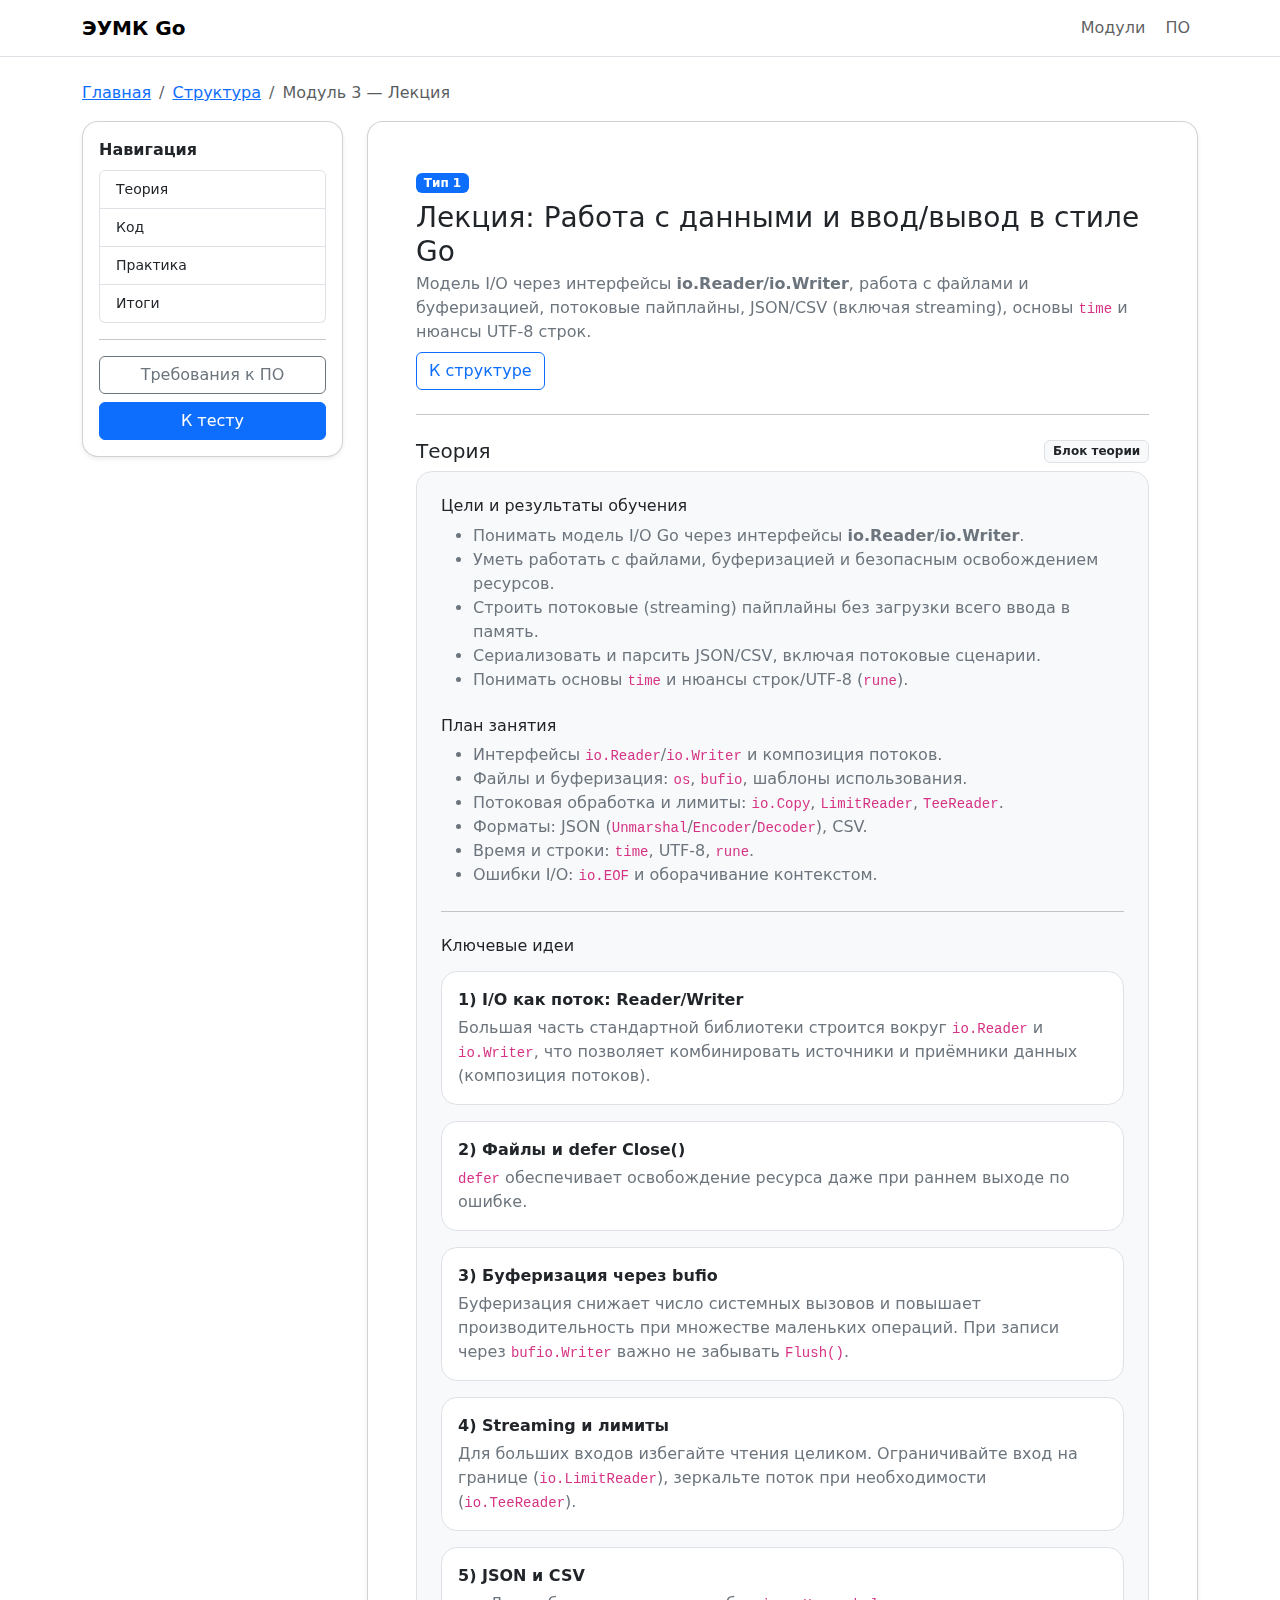
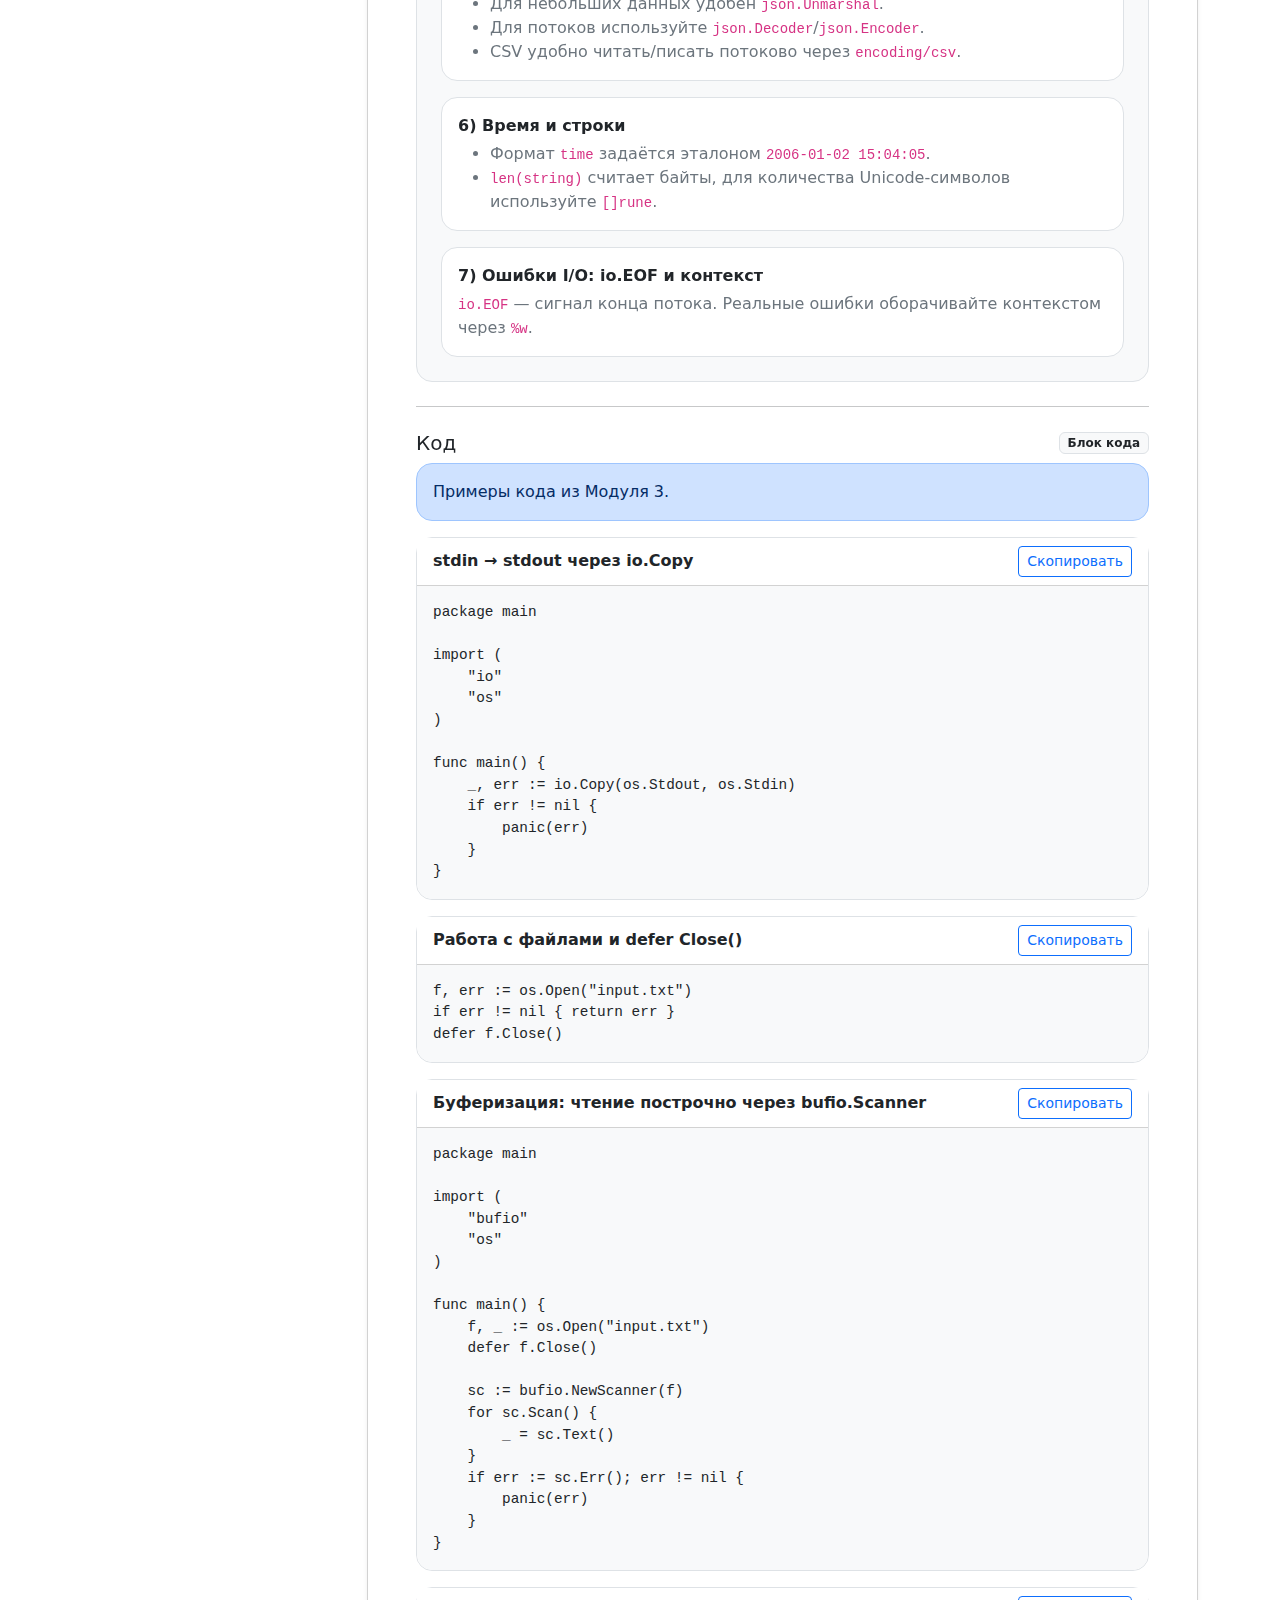
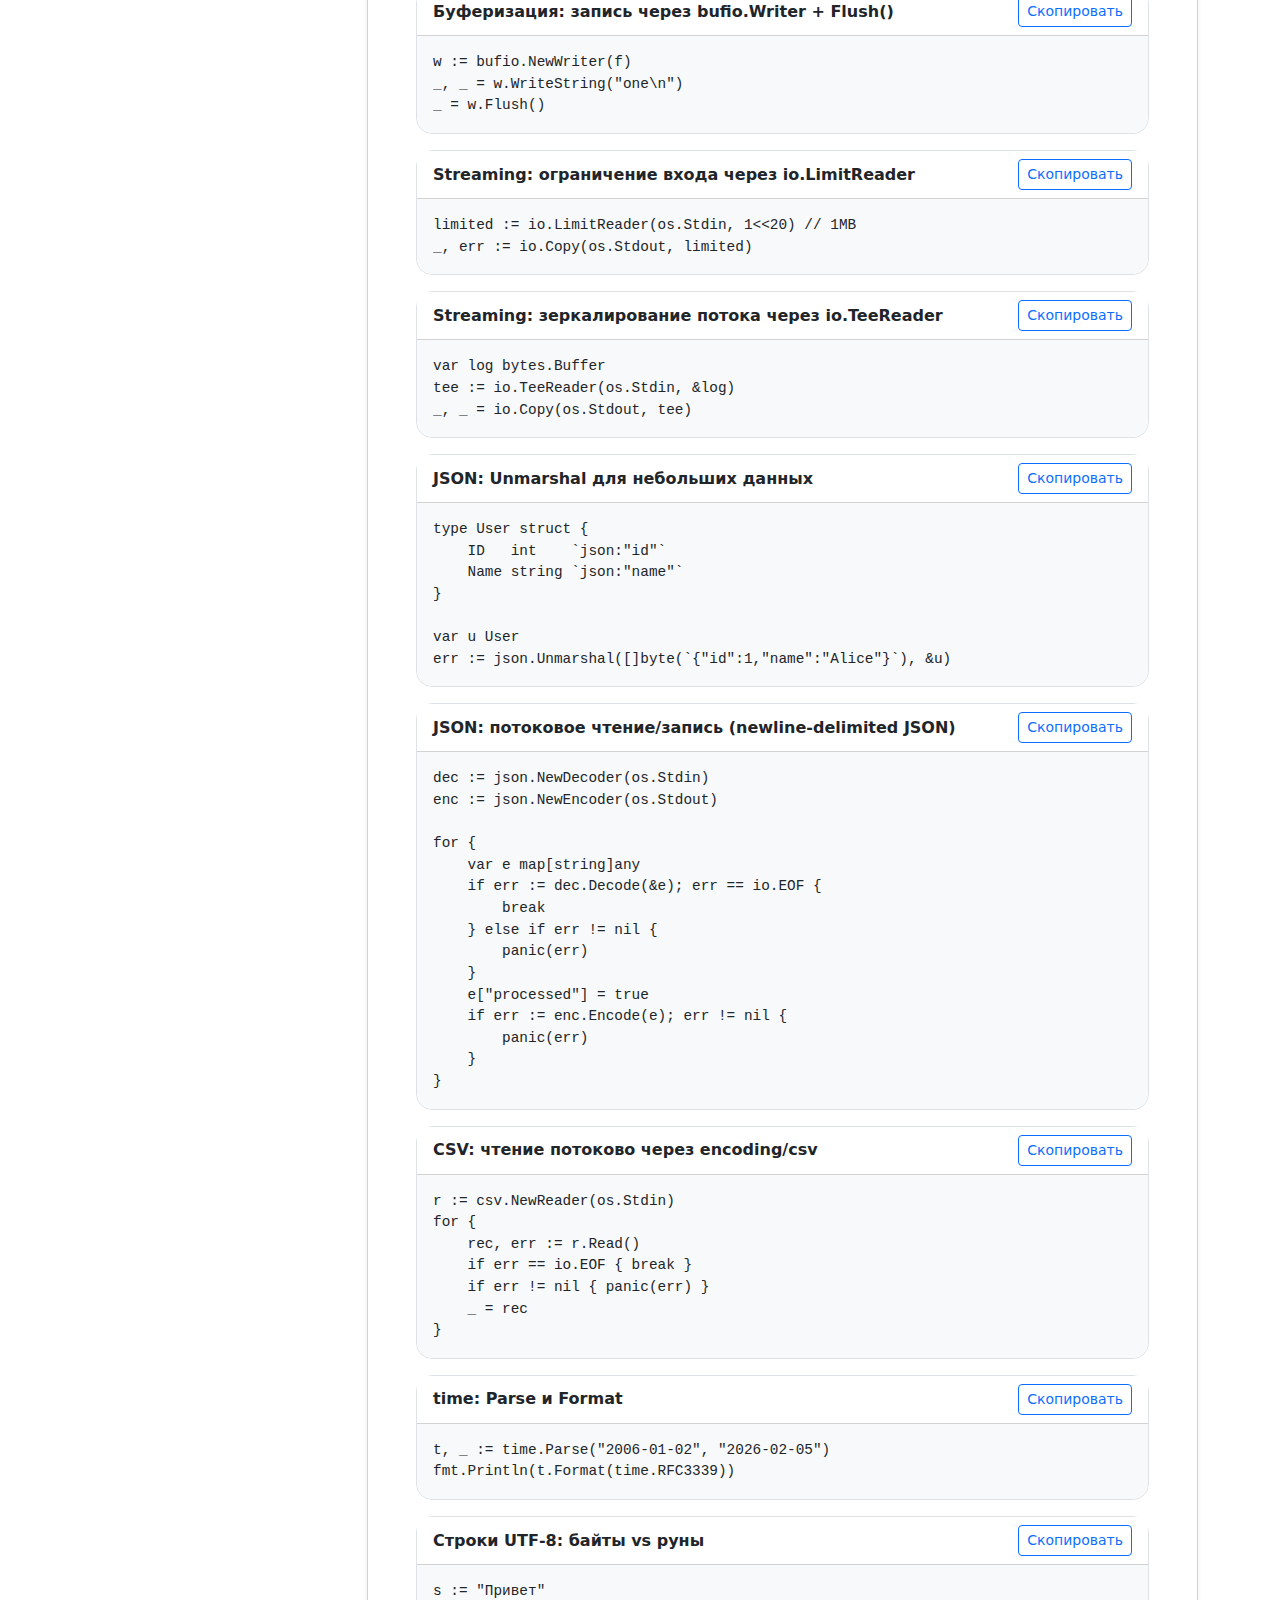
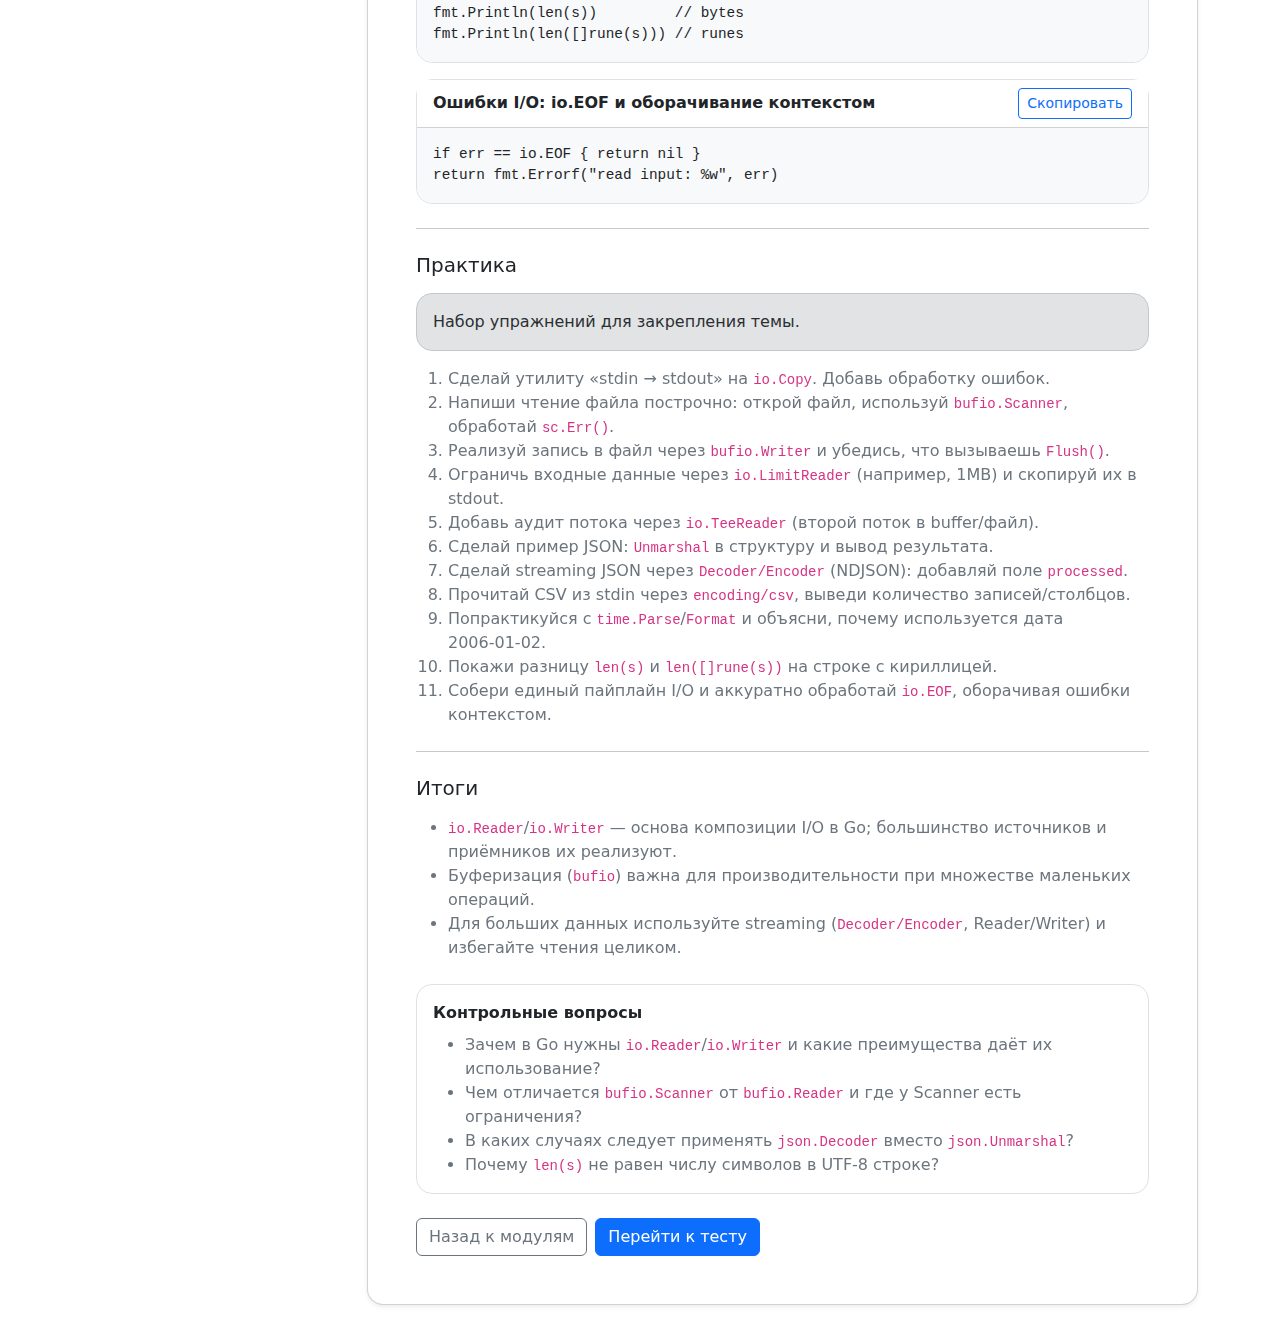
<file: course/module-3.html>
<!doctype html>
<html lang="ru">
<head>
  <meta charset="utf-8" />
  <meta name="viewport" content="width=device-width, initial-scale=1" />
  <title>Модуль 3 — Лекция: Работа с данными и ввод/вывод в стиле Go</title>

  <link href="https://cdn.jsdelivr.net/npm/bootstrap@5.3.3/dist/css/bootstrap.min.css" rel="stylesheet">

  <style>
    .sticky-actions { top: 84px; } /* под navbar */
    .code-card pre { margin: 0; max-height: 520px; overflow: auto; }
    .code-card code { font-size: .9rem; }
  </style>
</head>
<body>

<nav class="navbar navbar-expand-lg bg-white border-bottom sticky-top">
  <div class="container">
    <a class="navbar-brand fw-semibold" href="index.html">ЭУМК Go</a>
    <button class="navbar-toggler" type="button" data-bs-toggle="collapse" data-bs-target="#topNav">
      <span class="navbar-toggler-icon"></span>
    </button>
    <div class="collapse navbar-collapse" id="topNav">
      <ul class="navbar-nav ms-auto gap-1">
        <li class="nav-item"><a class="nav-link" href="index.html#structure">Модули</a></li>
        <li class="nav-item"><a class="nav-link" href="index.html#requirements">ПО</a></li>
      </ul>
    </div>
  </div>
</nav>

<main class="py-4">
  <div class="container">
    <nav aria-label="breadcrumb" class="mb-3">
      <ol class="breadcrumb">
        <li class="breadcrumb-item"><a href="index.html">Главная</a></li>
        <li class="breadcrumb-item"><a href="index.html#structure">Структура</a></li>
        <li class="breadcrumb-item active" aria-current="page">Модуль 3 — Лекция</li>
      </ol>
    </nav>

    <div class="row g-4">
      <!-- Sidebar -->
      <aside class="col-lg-4 col-xl-3">
        <div class="card rounded-4 shadow-sm position-sticky sticky-actions">
          <div class="card-body">
            <div class="fw-semibold mb-2">Навигация</div>
            <div class="list-group small">
              <a class="list-group-item list-group-item-action" href="#theory">Теория</a>
              <a class="list-group-item list-group-item-action" href="#code">Код</a>
              <a class="list-group-item list-group-item-action" href="#practice">Практика</a>
              <a class="list-group-item list-group-item-action" href="#summary">Итоги</a>
            </div>

            <hr>

            <div class="d-grid gap-2">
              <a class="btn btn-outline-secondary" href="index.html#requirements">Требования к ПО</a>
              <a class="btn btn-primary" href="module-7.html">К тесту</a>
            </div>
          </div>
        </div>
      </aside>

      <!-- Content -->
      <section class="col-lg-8 col-xl-9">
        <div class="card rounded-4 shadow-sm">
          <div class="card-body p-4 p-md-5">
            <div class="d-flex flex-wrap justify-content-between align-items-start gap-2">
              <div>
                <div class="badge text-bg-primary mb-2">Тип 1</div>
                <h1 class="h3 mb-1">Лекция: Работа с данными и ввод/вывод в стиле Go</h1>
                <p class="text-secondary mb-0">
                  Модель I/O через интерфейсы <strong>io.Reader/io.Writer</strong>, работа с файлами и буферизацией,
                  потоковые пайплайны, JSON/CSV (включая streaming), основы <code>time</code> и нюансы UTF‑8 строк.
                </p>
              </div>
              <a class="btn btn-outline-primary" href="index.html#structure">К структуре</a>
            </div>

            <hr class="my-4">

            <!-- ===== THEORY BLOCK (SEPARATE) ===== -->
            <section id="theory">
              <div class="d-flex align-items-center justify-content-between gap-2 mb-2">
                <h2 class="h5 mb-0">Теория</h2>
                <span class="badge text-bg-light border text-dark">Блок теории</span>
              </div>

              <div class="p-4 bg-light rounded-4 border">
                <h3 class="h6 mb-2">Цели и результаты обучения</h3>
                <ul class="text-secondary mb-4">
                  <li>Понимать модель I/O Go через интерфейсы <strong>io.Reader</strong>/<strong>io.Writer</strong>.</li>
                  <li>Уметь работать с файлами, буферизацией и безопасным освобождением ресурсов.</li>
                  <li>Строить потоковые (streaming) пайплайны без загрузки всего ввода в память.</li>
                  <li>Сериализовать и парсить JSON/CSV, включая потоковые сценарии.</li>
                  <li>Понимать основы <code>time</code> и нюансы строк/UTF‑8 (<code>rune</code>).</li>
                </ul>

                <h3 class="h6 mb-2">План занятия</h3>
                <ul class="text-secondary mb-4">
                  <li>Интерфейсы <code>io.Reader</code>/<code>io.Writer</code> и композиция потоков.</li>
                  <li>Файлы и буферизация: <code>os</code>, <code>bufio</code>, шаблоны использования.</li>
                  <li>Потоковая обработка и лимиты: <code>io.Copy</code>, <code>LimitReader</code>, <code>TeeReader</code>.</li>
                  <li>Форматы: JSON (<code>Unmarshal</code>/<code>Encoder</code>/<code>Decoder</code>), CSV.</li>
                  <li>Время и строки: <code>time</code>, UTF‑8, <code>rune</code>.</li>
                  <li>Ошибки I/O: <code>io.EOF</code> и оборачивание контекстом.</li>
                </ul>

                <hr class="my-4">

                <h3 class="h6 mb-3">Ключевые идеи</h3>

                <div class="p-3 bg-white border rounded-4 mb-3">
                  <div class="fw-semibold mb-1">1) I/O как поток: Reader/Writer</div>
                  <p class="text-secondary mb-0">
                    Большая часть стандартной библиотеки строится вокруг <code>io.Reader</code> и <code>io.Writer</code>,
                    что позволяет комбинировать источники и приёмники данных (композиция потоков).
                  </p>
                </div>

                <div class="p-3 bg-white border rounded-4 mb-3">
                  <div class="fw-semibold mb-1">2) Файлы и defer Close()</div>
                  <p class="text-secondary mb-0">
                    <code>defer</code> обеспечивает освобождение ресурса даже при раннем выходе по ошибке.
                  </p>
                </div>

                <div class="p-3 bg-white border rounded-4 mb-3">
                  <div class="fw-semibold mb-1">3) Буферизация через bufio</div>
                  <p class="text-secondary mb-0">
                    Буферизация снижает число системных вызовов и повышает производительность при множестве маленьких операций.
                    При записи через <code>bufio.Writer</code> важно не забывать <code>Flush()</code>.
                  </p>
                </div>

                <div class="p-3 bg-white border rounded-4 mb-3">
                  <div class="fw-semibold mb-1">4) Streaming и лимиты</div>
                  <p class="text-secondary mb-0">
                    Для больших входов избегайте чтения целиком. Ограничивайте вход на границе
                    (<code>io.LimitReader</code>), зеркальте поток при необходимости (<code>io.TeeReader</code>).
                  </p>
                </div>

                <div class="p-3 bg-white border rounded-4 mb-3">
                  <div class="fw-semibold mb-1">5) JSON и CSV</div>
                  <ul class="text-secondary mb-0">
                    <li>Для небольших данных удобен <code>json.Unmarshal</code>.</li>
                    <li>Для потоков используйте <code>json.Decoder</code>/<code>json.Encoder</code>.</li>
                    <li>CSV удобно читать/писать потоково через <code>encoding/csv</code>.</li>
                  </ul>
                </div>

                <div class="p-3 bg-white border rounded-4 mb-3">
                  <div class="fw-semibold mb-1">6) Время и строки</div>
                  <ul class="text-secondary mb-0">
                    <li>Формат <code>time</code> задаётся эталоном <code>2006-01-02 15:04:05</code>.</li>
                    <li><code>len(string)</code> считает байты, для количества Unicode-символов используйте <code>[]rune</code>.</li>
                  </ul>
                </div>

                <div class="p-3 bg-white border rounded-4">
                  <div class="fw-semibold mb-1">7) Ошибки I/O: io.EOF и контекст</div>
                  <p class="text-secondary mb-0">
                    <code>io.EOF</code> — сигнал конца потока. Реальные ошибки оборачивайте контекстом через <code>%w</code>.
                  </p>
                </div>
              </div>
            </section>

            <hr class="my-4">

            <!-- ===== CODE BLOCK (SEPARATE) ===== -->
            <section id="code">
              <div class="d-flex align-items-center justify-content-between gap-2 mb-2">
                <h2 class="h5 mb-0">Код</h2>
                <span class="badge text-bg-light border text-dark">Блок кода</span>
              </div>

              <div class="alert alert-primary rounded-4" role="alert">
                Примеры кода из Модуля 3.
              </div>

              <!-- 1. stdin -> stdout -->
              <div class="card code-card rounded-4 border mb-3">
                <div class="card-header bg-white d-flex justify-content-between align-items-center">
                  <div class="fw-semibold">stdin → stdout через io.Copy</div>
                  <button class="btn btn-sm btn-outline-primary" data-copy-target="#code1">Скопировать</button>
                </div>
                <div class="card-body bg-light rounded-bottom-4">
<pre><code id="code1">package main

import (
    "io"
    "os"
)

func main() {
    _, err := io.Copy(os.Stdout, os.Stdin)
    if err != nil {
        panic(err)
    }
}</code></pre>
                </div>
              </div>

              <!-- 2. open + defer close -->
              <div class="card code-card rounded-4 border mb-3">
                <div class="card-header bg-white d-flex justify-content-between align-items-center">
                  <div class="fw-semibold">Работа с файлами и defer Close()</div>
                  <button class="btn btn-sm btn-outline-primary" data-copy-target="#code2">Скопировать</button>
                </div>
                <div class="card-body bg-light rounded-bottom-4">
<pre><code id="code2">f, err := os.Open("input.txt")
if err != nil { return err }
defer f.Close()</code></pre>
                </div>
              </div>

              <!-- 3. scanner -->
              <div class="card code-card rounded-4 border mb-3">
                <div class="card-header bg-white d-flex justify-content-between align-items-center">
                  <div class="fw-semibold">Буферизация: чтение построчно через bufio.Scanner</div>
                  <button class="btn btn-sm btn-outline-primary" data-copy-target="#code3">Скопировать</button>
                </div>
                <div class="card-body bg-light rounded-bottom-4">
<pre><code id="code3">package main

import (
    "bufio"
    "os"
)

func main() {
    f, _ := os.Open("input.txt")
    defer f.Close()

    sc := bufio.NewScanner(f)
    for sc.Scan() {
        _ = sc.Text()
    }
    if err := sc.Err(); err != nil {
        panic(err)
    }
}</code></pre>
                </div>
              </div>

              <!-- 4. writer flush -->
              <div class="card code-card rounded-4 border mb-3">
                <div class="card-header bg-white d-flex justify-content-between align-items-center">
                  <div class="fw-semibold">Буферизация: запись через bufio.Writer + Flush()</div>
                  <button class="btn btn-sm btn-outline-primary" data-copy-target="#code4">Скопировать</button>
                </div>
                <div class="card-body bg-light rounded-bottom-4">
<pre><code id="code4">w := bufio.NewWriter(f)
_, _ = w.WriteString("one\n")
_ = w.Flush()</code></pre>
                </div>
              </div>

              <!-- 5. limit reader -->
              <div class="card code-card rounded-4 border mb-3">
                <div class="card-header bg-white d-flex justify-content-between align-items-center">
                  <div class="fw-semibold">Streaming: ограничение входа через io.LimitReader</div>
                  <button class="btn btn-sm btn-outline-primary" data-copy-target="#code5">Скопировать</button>
                </div>
                <div class="card-body bg-light rounded-bottom-4">
<pre><code id="code5">limited := io.LimitReader(os.Stdin, 1&lt;&lt;20) // 1MB
_, err := io.Copy(os.Stdout, limited)</code></pre>
                </div>
              </div>

              <!-- 6. TeeReader -->
              <div class="card code-card rounded-4 border mb-3">
                <div class="card-header bg-white d-flex justify-content-between align-items-center">
                  <div class="fw-semibold">Streaming: зеркалирование потока через io.TeeReader</div>
                  <button class="btn btn-sm btn-outline-primary" data-copy-target="#code6">Скопировать</button>
                </div>
                <div class="card-body bg-light rounded-bottom-4">
<pre><code id="code6">var log bytes.Buffer
tee := io.TeeReader(os.Stdin, &amp;log)
_, _ = io.Copy(os.Stdout, tee)</code></pre>
                </div>
              </div>

              <!-- 7. JSON Unmarshal -->
              <div class="card code-card rounded-4 border mb-3">
                <div class="card-header bg-white d-flex justify-content-between align-items-center">
                  <div class="fw-semibold">JSON: Unmarshal для небольших данных</div>
                  <button class="btn btn-sm btn-outline-primary" data-copy-target="#code7">Скопировать</button>
                </div>
                <div class="card-body bg-light rounded-bottom-4">
<pre><code id="code7">type User struct {
    ID   int    `json:"id"`
    Name string `json:"name"`
}

var u User
err := json.Unmarshal([]byte(`{"id":1,"name":"Alice"}`), &amp;u)</code></pre>
                </div>
              </div>

              <!-- 8. NDJSON streaming -->
              <div class="card code-card rounded-4 border mb-3">
                <div class="card-header bg-white d-flex justify-content-between align-items-center">
                  <div class="fw-semibold">JSON: потоковое чтение/запись (newline-delimited JSON)</div>
                  <button class="btn btn-sm btn-outline-primary" data-copy-target="#code8">Скопировать</button>
                </div>
                <div class="card-body bg-light rounded-bottom-4">
<pre><code id="code8">dec := json.NewDecoder(os.Stdin)
enc := json.NewEncoder(os.Stdout)

for {
    var e map[string]any
    if err := dec.Decode(&amp;e); err == io.EOF {
        break
    } else if err != nil {
        panic(err)
    }
    e["processed"] = true
    if err := enc.Encode(e); err != nil {
        panic(err)
    }
}</code></pre>
                </div>
              </div>

              <!-- 9. CSV -->
              <div class="card code-card rounded-4 border mb-3">
                <div class="card-header bg-white d-flex justify-content-between align-items-center">
                  <div class="fw-semibold">CSV: чтение потоково через encoding/csv</div>
                  <button class="btn btn-sm btn-outline-primary" data-copy-target="#code9">Скопировать</button>
                </div>
                <div class="card-body bg-light rounded-bottom-4">
<pre><code id="code9">r := csv.NewReader(os.Stdin)
for {
    rec, err := r.Read()
    if err == io.EOF { break }
    if err != nil { panic(err) }
    _ = rec
}</code></pre>
                </div>
              </div>

              <!-- 10. time + format -->
              <div class="card code-card rounded-4 border mb-3">
                <div class="card-header bg-white d-flex justify-content-between align-items-center">
                  <div class="fw-semibold">time: Parse и Format</div>
                  <button class="btn btn-sm btn-outline-primary" data-copy-target="#code10">Скопировать</button>
                </div>
                <div class="card-body bg-light rounded-bottom-4">
<pre><code id="code10">t, _ := time.Parse("2006-01-02", "2026-02-05")
fmt.Println(t.Format(time.RFC3339))</code></pre>
                </div>
              </div>

              <!-- 11. UTF-8 rune -->
              <div class="card code-card rounded-4 border mb-3">
                <div class="card-header bg-white d-flex justify-content-between align-items-center">
                  <div class="fw-semibold">Строки UTF‑8: байты vs руны</div>
                  <button class="btn btn-sm btn-outline-primary" data-copy-target="#code11">Скопировать</button>
                </div>
                <div class="card-body bg-light rounded-bottom-4">
<pre><code id="code11">s := "Привет"
fmt.Println(len(s))         // bytes
fmt.Println(len([]rune(s))) // runes</code></pre>
                </div>
              </div>

              <!-- 12. io.EOF + wrap -->
              <div class="card code-card rounded-4 border">
                <div class="card-header bg-white d-flex justify-content-between align-items-center">
                  <div class="fw-semibold">Ошибки I/O: io.EOF и оборачивание контекстом</div>
                  <button class="btn btn-sm btn-outline-primary" data-copy-target="#code12">Скопировать</button>
                </div>
                <div class="card-body bg-light rounded-bottom-4">
<pre><code id="code12">if err == io.EOF { return nil }
return fmt.Errorf("read input: %w", err)</code></pre>
                </div>
              </div>
            </section>

            <hr class="my-4">

            <!-- PRACTICE -->
            <section id="practice">
              <h2 class="h5 mb-3">Практика</h2>
              <div class="alert alert-secondary rounded-4">
                Набор упражнений для закрепления темы.
              </div>

              <ol class="text-secondary mb-0">
                <li>Сделай утилиту «stdin → stdout» на <code>io.Copy</code>. Добавь обработку ошибок.</li>
                <li>Напиши чтение файла построчно: открой файл, используй <code>bufio.Scanner</code>, обработай <code>sc.Err()</code>.</li>
                <li>Реализуй запись в файл через <code>bufio.Writer</code> и убедись, что вызываешь <code>Flush()</code>.</li>
                <li>Ограничь входные данные через <code>io.LimitReader</code> (например, 1MB) и скопируй их в stdout.</li>
                <li>Добавь аудит потока через <code>io.TeeReader</code> (второй поток в buffer/файл).</li>
                <li>Сделай пример JSON: <code>Unmarshal</code> в структуру и вывод результата.</li>
                <li>Сделай streaming JSON через <code>Decoder/Encoder</code> (NDJSON): добавляй поле <code>processed</code>.</li>
                <li>Прочитай CSV из stdin через <code>encoding/csv</code>, выведи количество записей/столбцов.</li>
                <li>Попрактикуйся с <code>time.Parse</code>/<code>Format</code> и объясни, почему используется дата 2006‑01‑02.</li>
                <li>Покажи разницу <code>len(s)</code> и <code>len([]rune(s))</code> на строке с кириллицей.</li>
                <li>Собери единый пайплайн I/O и аккуратно обработай <code>io.EOF</code>, оборачивая ошибки контекстом.</li>
              </ol>
            </section>

            <hr class="my-4">

            <!-- SUMMARY -->
            <section id="summary">
              <h2 class="h5 mb-3">Итоги</h2>
              <ul class="text-secondary mb-4">
                <li><code>io.Reader</code>/<code>io.Writer</code> — основа композиции I/O в Go; большинство источников и приёмников их реализуют.</li>
                <li>Буферизация (<code>bufio</code>) важна для производительности при множестве маленьких операций.</li>
                <li>Для больших данных используйте streaming (<code>Decoder/Encoder</code>, Reader/Writer) и избегайте чтения целиком.</li>
              </ul>

              <div class="p-3 border rounded-4 mb-4">
                <div class="fw-semibold mb-2">Контрольные вопросы</div>
                <ul class="text-secondary mb-0">
                  <li>Зачем в Go нужны <code>io.Reader</code>/<code>io.Writer</code> и какие преимущества даёт их использование?</li>
                  <li>Чем отличается <code>bufio.Scanner</code> от <code>bufio.Reader</code> и где у Scanner есть ограничения?</li>
                  <li>В каких случаях следует применять <code>json.Decoder</code> вместо <code>json.Unmarshal</code>?</li>
                  <li>Почему <code>len(s)</code> не равен числу символов в UTF‑8 строке?</li>
                </ul>
              </div>

              <div class="d-flex flex-wrap gap-2">
                <a class="btn btn-outline-secondary" href="index.html#structure">Назад к модулям</a>
                <a class="btn btn-primary" href="module-7.html">Перейти к тесту</a>
              </div>
            </section>
          </div>
        </div>
      </section>
    </div>
  </div>
</main>

<!-- Toast for copy -->
<div class="position-fixed bottom-0 end-0 p-3" style="z-index:1080">
  <div id="copyToast" class="toast" role="alert" aria-live="assertive" aria-atomic="true">
    <div class="toast-header">
      <strong class="me-auto">Код скопирован</strong>
      <small>OK</small>
      <button type="button" class="btn-close" data-bs-dismiss="toast"></button>
    </div>
    <div class="toast-body">Фрагмент кода помещён в буфер обмена.</div>
  </div>
</div>

<script src="https://cdn.jsdelivr.net/npm/bootstrap@5.3.3/dist/js/bootstrap.bundle.min.js"></script>
<script>
  const toastEl = document.getElementById('copyToast');
  const toast = new bootstrap.Toast(toastEl);

  document.addEventListener('click', async (e) => {
    const btn = e.target.closest('[data-copy-target]');
    if (!btn) return;

    const selector = btn.getAttribute('data-copy-target');
    const codeEl = document.querySelector(selector);
    if (!codeEl) return;

    const text = codeEl.innerText;
    try {
      await navigator.clipboard.writeText(text);
      toast.show();
    } catch {
      const ta = document.createElement('textarea');
      ta.value = text;
      document.body.appendChild(ta);
      ta.select();
      document.execCommand('copy');
      ta.remove();
      toast.show();
    }
  });
</script>
</body>
</html>
</file>
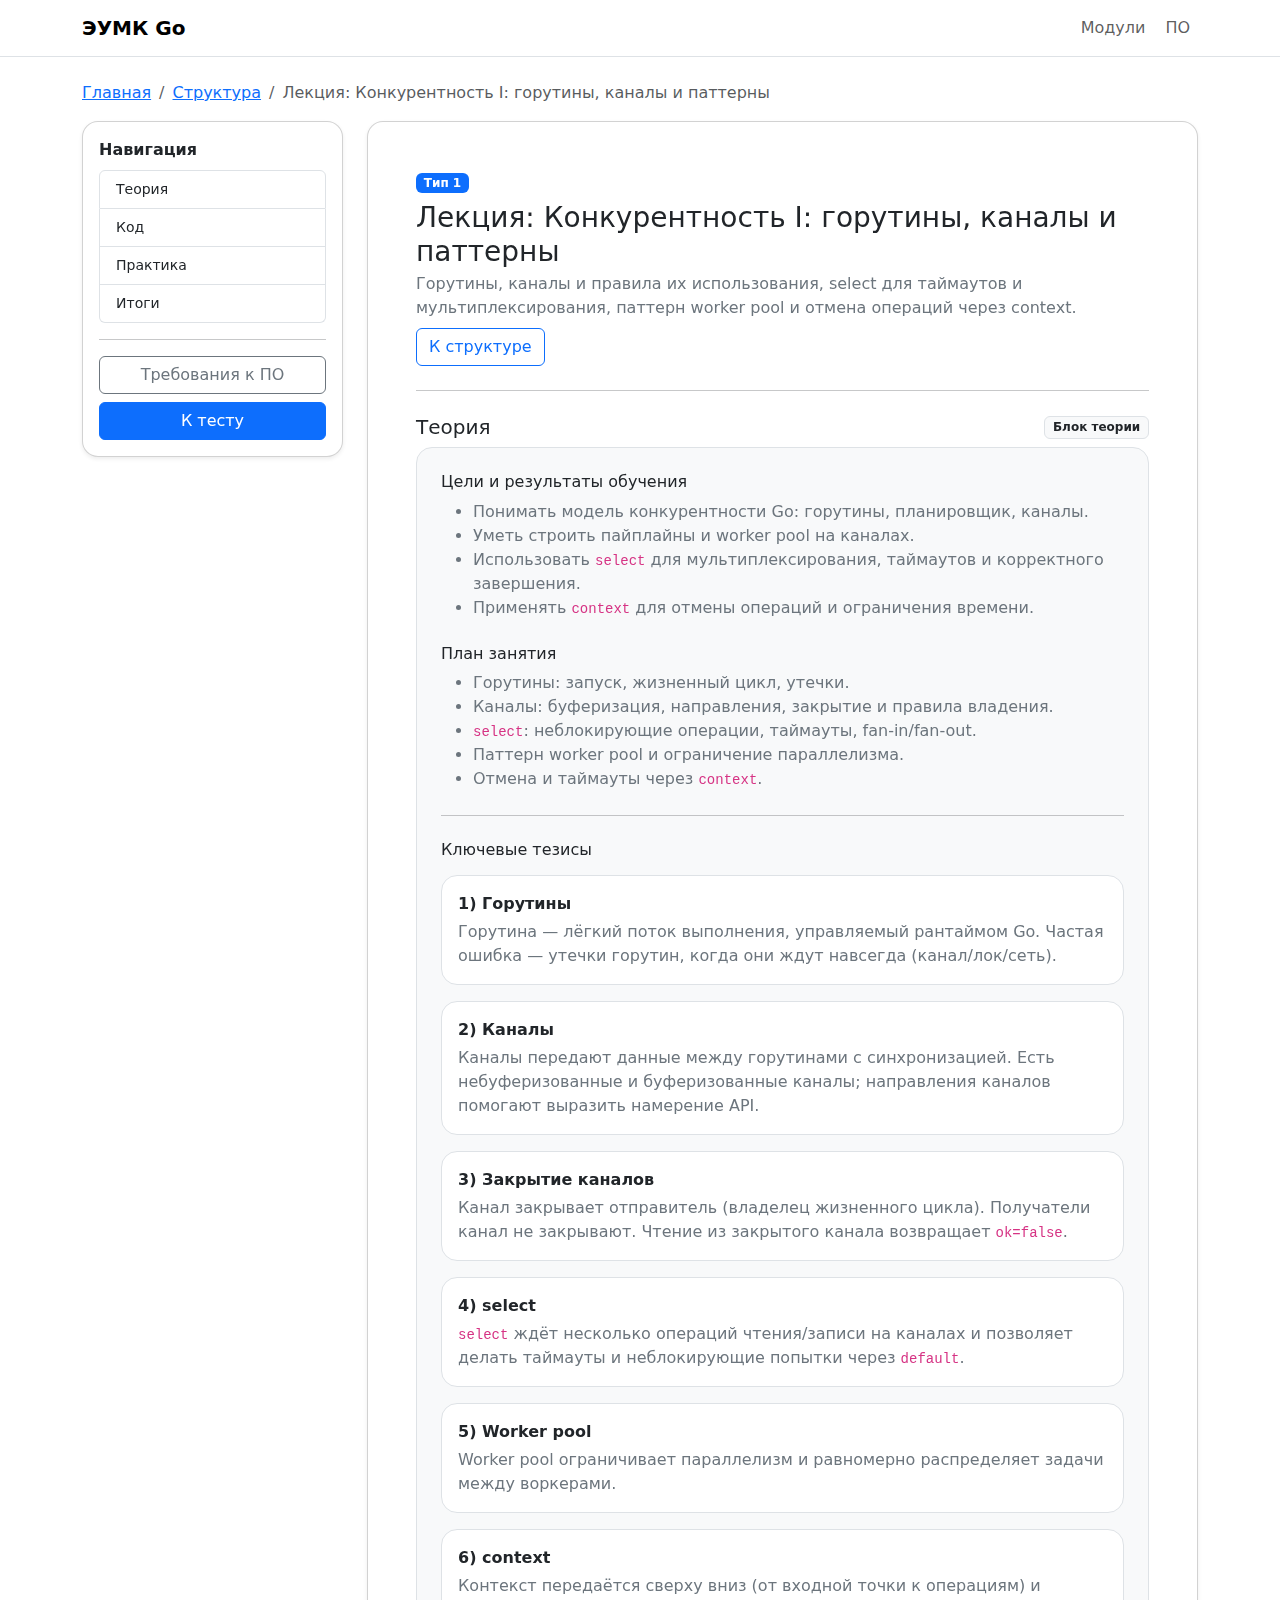
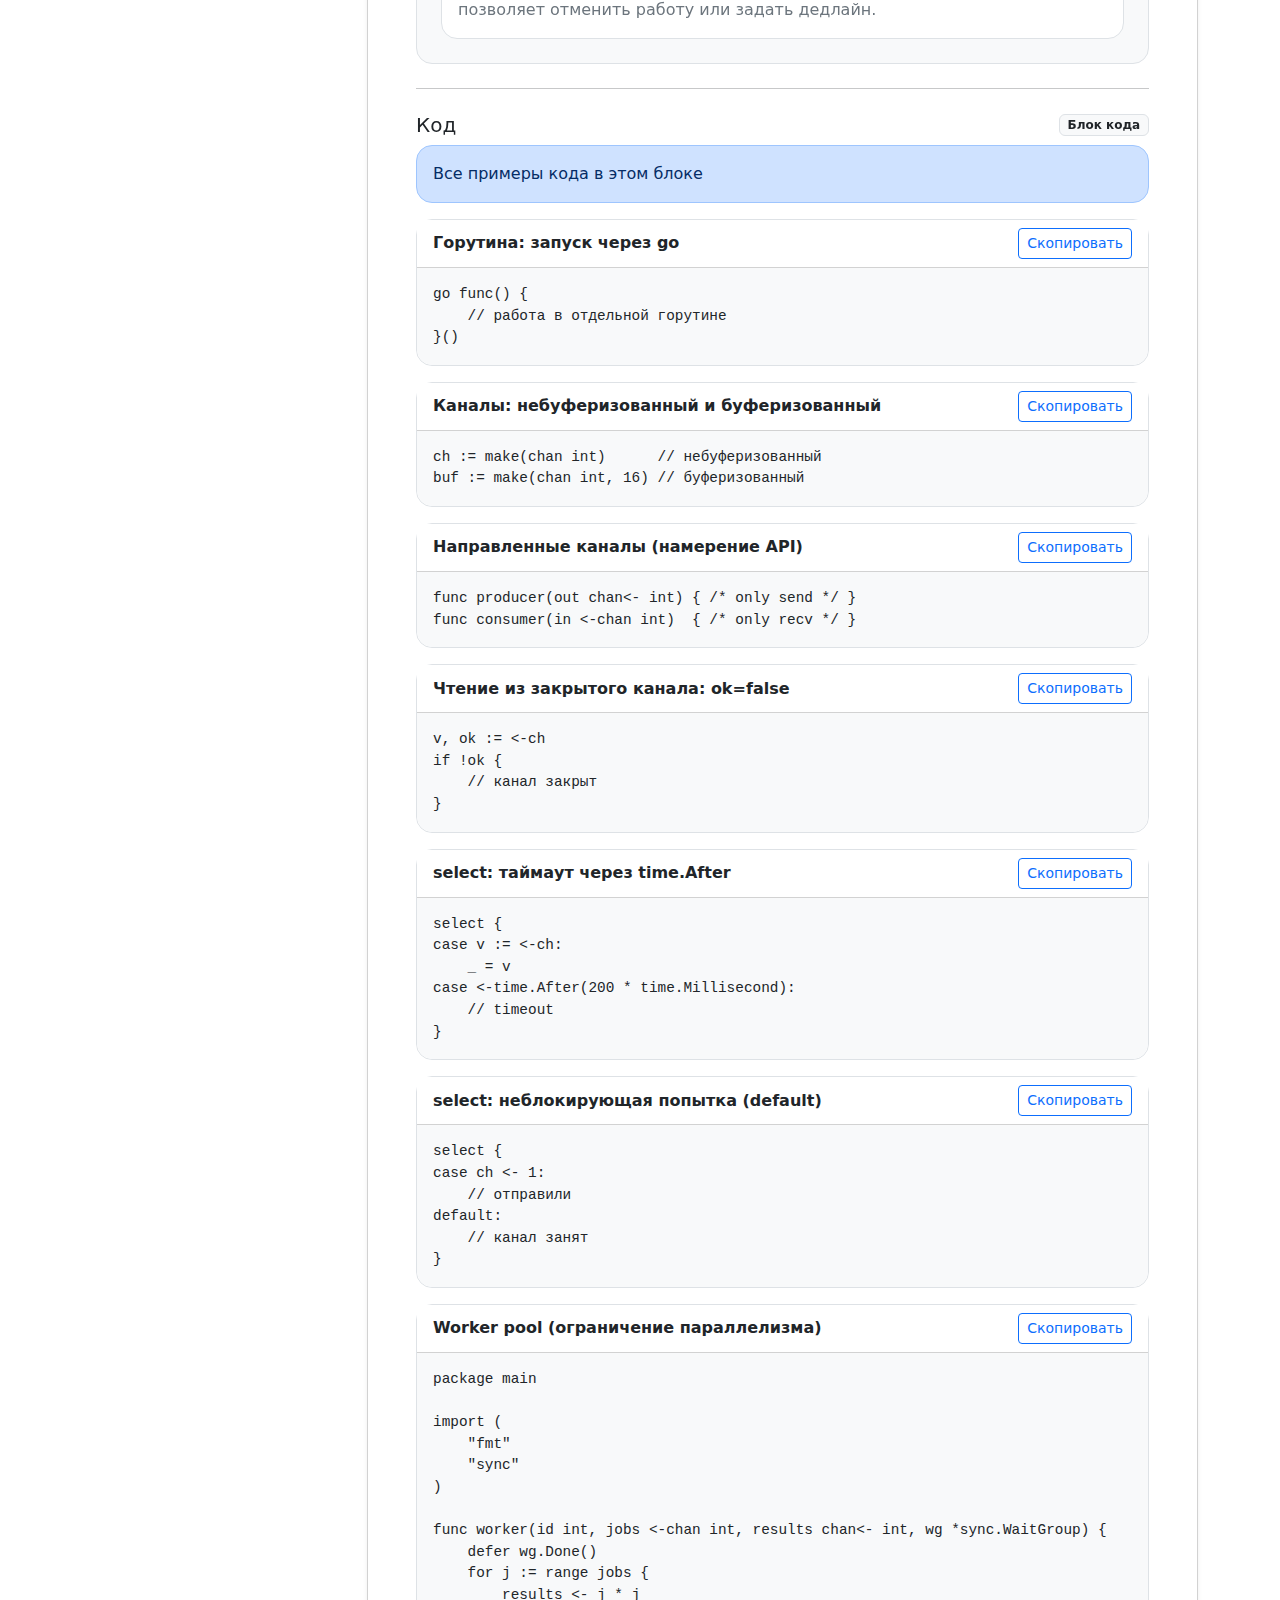
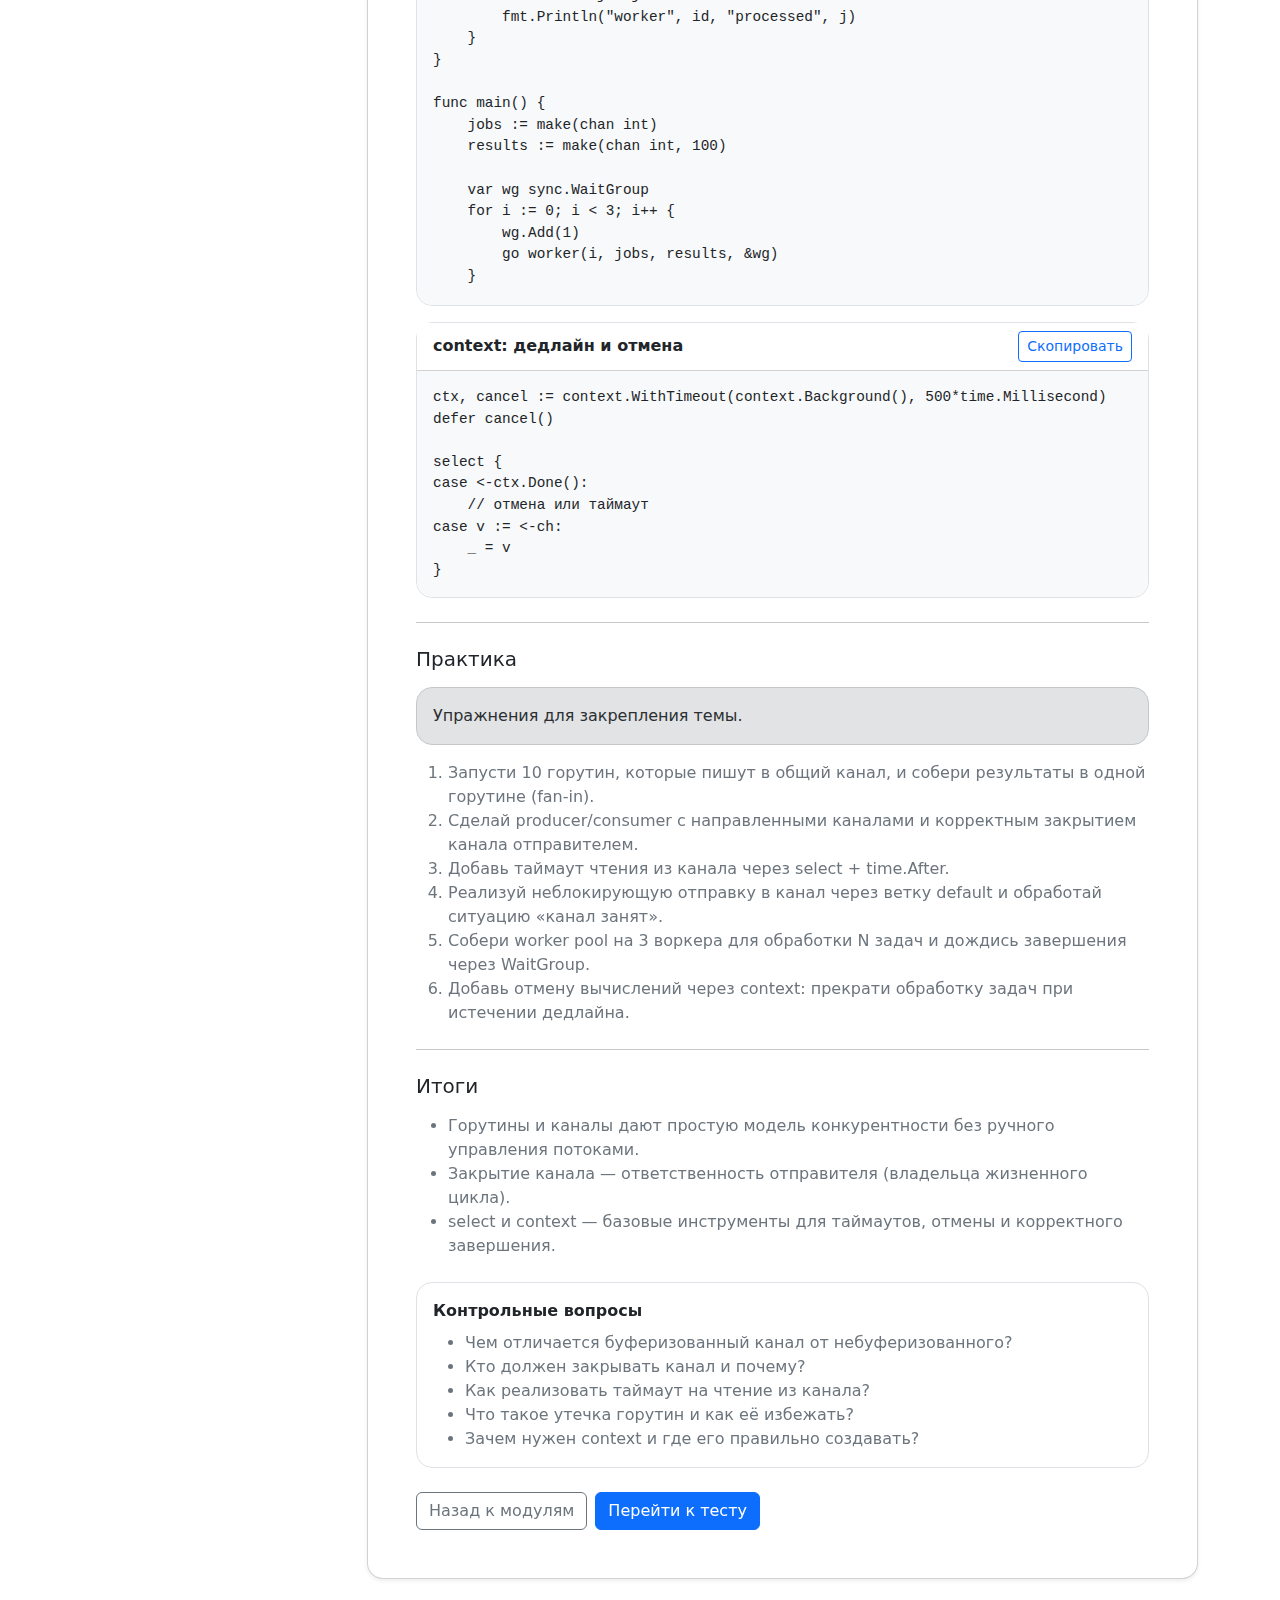
<file: course/module-4.html>
<!doctype html>
<html lang="ru">
<head>
  <meta charset="utf-8" />
  <meta name="viewport" content="width=device-width, initial-scale=1" />
  <title>Модуль 4 — Лекция: Конкурентность I: горутины, каналы и паттерны</title>

  <link href="https://cdn.jsdelivr.net/npm/bootstrap@5.3.3/dist/css/bootstrap.min.css" rel="stylesheet">

  <style>
    .sticky-actions { top: 84px; } /* под navbar */
    .code-card pre { margin: 0; max-height: 520px; overflow: auto; }
    .code-card code { font-size: .9rem; }
  </style>
</head>
<body>

<nav class="navbar navbar-expand-lg bg-white border-bottom sticky-top">
  <div class="container">
    <a class="navbar-brand fw-semibold" href="index.html">ЭУМК Go</a>
    <button class="navbar-toggler" type="button" data-bs-toggle="collapse" data-bs-target="#topNav">
      <span class="navbar-toggler-icon"></span>
    </button>
    <div class="collapse navbar-collapse" id="topNav">
      <ul class="navbar-nav ms-auto gap-1">
        <li class="nav-item"><a class="nav-link" href="index.html#structure">Модули</a></li>
        <li class="nav-item"><a class="nav-link" href="index.html#requirements">ПО</a></li>
      </ul>
    </div>
  </div>
</nav>

<main class="py-4">
  <div class="container">
    <nav aria-label="breadcrumb" class="mb-3">
      <ol class="breadcrumb">
        <li class="breadcrumb-item"><a href="index.html">Главная</a></li>
        <li class="breadcrumb-item"><a href="index.html#structure">Структура</a></li>
        <li class="breadcrumb-item active" aria-current="page">Лекция: Конкурентность I: горутины, каналы и паттерны</li>
      </ol>
    </nav>

    <div class="row g-4">
      <!-- Sidebar -->
      <aside class="col-lg-4 col-xl-3">
        <div class="card rounded-4 shadow-sm position-sticky sticky-actions">
          <div class="card-body">
            <div class="fw-semibold mb-2">Навигация</div>
            <div class="list-group small">
              <a class="list-group-item list-group-item-action" href="#theory">Теория</a>
              <a class="list-group-item list-group-item-action" href="#code">Код</a>
              <a class="list-group-item list-group-item-action" href="#practice">Практика</a>
              <a class="list-group-item list-group-item-action" href="#summary">Итоги</a>
            </div>

            <hr>

            <div class="d-grid gap-2">
              <a class="btn btn-outline-secondary" href="index.html#requirements">Требования к ПО</a>
              <a class="btn btn-primary" href="module-7.html">К тесту</a>
            </div>
          </div>
        </div>
      </aside>

      <!-- Content -->
      <section class="col-lg-8 col-xl-9">
        <div class="card rounded-4 shadow-sm">
          <div class="card-body p-4 p-md-5">
            <div class="d-flex flex-wrap justify-content-between align-items-start gap-2">
              <div>
                <div class="badge text-bg-primary mb-2">Тип 1</div>
                <h1 class="h3 mb-1">Лекция: Конкурентность I: горутины, каналы и паттерны</h1>
                <p class="text-secondary mb-0">Горутины, каналы и правила их использования, select для таймаутов и мультиплексирования, паттерн worker pool и отмена операций через context.</p>
              </div>
              <a class="btn btn-outline-primary" href="index.html#structure">К структуре</a>
            </div>

            <hr class="my-4">

            <!-- ===== THEORY BLOCK (SEPARATE) ===== -->
            <section id="theory">
              <div class="d-flex align-items-center justify-content-between gap-2 mb-2">
                <h2 class="h5 mb-0">Теория</h2>
                <span class="badge text-bg-light border text-dark">Блок теории</span>
              </div>

              <div class="p-4 bg-light rounded-4 border">
                
<h3 class="h6 mb-2">Цели и результаты обучения</h3>
<ul class="text-secondary mb-4">
  <li>Понимать модель конкурентности Go: горутины, планировщик, каналы.</li>
  <li>Уметь строить пайплайны и worker pool на каналах.</li>
  <li>Использовать <code>select</code> для мультиплексирования, таймаутов и корректного завершения.</li>
  <li>Применять <code>context</code> для отмены операций и ограничения времени.</li>
</ul>

<h3 class="h6 mb-2">План занятия</h3>
<ul class="text-secondary mb-4">
  <li>Горутины: запуск, жизненный цикл, утечки.</li>
  <li>Каналы: буферизация, направления, закрытие и правила владения.</li>
  <li><code>select</code>: неблокирующие операции, таймауты, fan-in/fan-out.</li>
  <li>Паттерн worker pool и ограничение параллелизма.</li>
  <li>Отмена и таймауты через <code>context</code>.</li>
</ul>

<hr class="my-4">

<h3 class="h6 mb-3">Ключевые тезисы</h3>

<div class="p-3 bg-white border rounded-4 mb-3">
  <div class="fw-semibold mb-1">1) Горутины</div>
  <p class="text-secondary mb-0">Горутина — лёгкий поток выполнения, управляемый рантаймом Go. Частая ошибка — утечки горутин, когда они ждут навсегда (канал/лок/сеть).</p>
</div>

<div class="p-3 bg-white border rounded-4 mb-3">
  <div class="fw-semibold mb-1">2) Каналы</div>
  <p class="text-secondary mb-0">Каналы передают данные между горутинами с синхронизацией. Есть небуферизованные и буферизованные каналы; направления каналов помогают выразить намерение API.</p>
</div>

<div class="p-3 bg-white border rounded-4 mb-3">
  <div class="fw-semibold mb-1">3) Закрытие каналов</div>
  <p class="text-secondary mb-0">Канал закрывает отправитель (владелец жизненного цикла). Получатели канал не закрывают. Чтение из закрытого канала возвращает <code>ok=false</code>.</p>
</div>

<div class="p-3 bg-white border rounded-4 mb-3">
  <div class="fw-semibold mb-1">4) select</div>
  <p class="text-secondary mb-0"><code>select</code> ждёт несколько операций чтения/записи на каналах и позволяет делать таймауты и неблокирующие попытки через <code>default</code>.</p>
</div>

<div class="p-3 bg-white border rounded-4 mb-3">
  <div class="fw-semibold mb-1">5) Worker pool</div>
  <p class="text-secondary mb-0">Worker pool ограничивает параллелизм и равномерно распределяет задачи между воркерами.</p>
</div>

<div class="p-3 bg-white border rounded-4">
  <div class="fw-semibold mb-1">6) context</div>
  <p class="text-secondary mb-0">Контекст передаётся сверху вниз (от входной точки к операциям) и позволяет отменить работу или задать дедлайн.</p>
</div>

              </div>
            </section>

            <hr class="my-4">

            <!-- ===== CODE BLOCK (SEPARATE) ===== -->
            <section id="code">
              <div class="d-flex align-items-center justify-content-between gap-2 mb-2">
                <h2 class="h5 mb-0">Код</h2>
                <span class="badge text-bg-light border text-dark">Блок кода</span>
              </div>

              <div class="alert alert-primary rounded-4" role="alert">
                Все примеры кода в этом блоке
              </div>

              
              <div class="card code-card rounded-4 border mb-3">
                <div class="card-header bg-white d-flex justify-content-between align-items-center">
                  <div class="fw-semibold">Горутина: запуск через go</div>
                  <button class="btn btn-sm btn-outline-primary" data-copy-target="#code1">Скопировать</button>
                </div>
                <div class="card-body bg-light rounded-bottom-4">
                  <pre><code id="code1">go func() {
    // работа в отдельной горутине
}()</code></pre>
                </div>
              </div>
        
              <div class="card code-card rounded-4 border mb-3">
                <div class="card-header bg-white d-flex justify-content-between align-items-center">
                  <div class="fw-semibold">Каналы: небуферизованный и буферизованный</div>
                  <button class="btn btn-sm btn-outline-primary" data-copy-target="#code2">Скопировать</button>
                </div>
                <div class="card-body bg-light rounded-bottom-4">
                  <pre><code id="code2">ch := make(chan int)      // небуферизованный
buf := make(chan int, 16) // буферизованный</code></pre>
                </div>
              </div>
        
              <div class="card code-card rounded-4 border mb-3">
                <div class="card-header bg-white d-flex justify-content-between align-items-center">
                  <div class="fw-semibold">Направленные каналы (намерение API)</div>
                  <button class="btn btn-sm btn-outline-primary" data-copy-target="#code3">Скопировать</button>
                </div>
                <div class="card-body bg-light rounded-bottom-4">
                  <pre><code id="code3">func producer(out chan<- int) { /* only send */ }
func consumer(in <-chan int)  { /* only recv */ }</code></pre>
                </div>
              </div>
        
              <div class="card code-card rounded-4 border mb-3">
                <div class="card-header bg-white d-flex justify-content-between align-items-center">
                  <div class="fw-semibold">Чтение из закрытого канала: ok=false</div>
                  <button class="btn btn-sm btn-outline-primary" data-copy-target="#code4">Скопировать</button>
                </div>
                <div class="card-body bg-light rounded-bottom-4">
                  <pre><code id="code4">v, ok := <-ch
if !ok {
    // канал закрыт
}</code></pre>
                </div>
              </div>
        
              <div class="card code-card rounded-4 border mb-3">
                <div class="card-header bg-white d-flex justify-content-between align-items-center">
                  <div class="fw-semibold">select: таймаут через time.After</div>
                  <button class="btn btn-sm btn-outline-primary" data-copy-target="#code5">Скопировать</button>
                </div>
                <div class="card-body bg-light rounded-bottom-4">
                  <pre><code id="code5">select {
case v := <-ch:
    _ = v
case <-time.After(200 * time.Millisecond):
    // timeout
}</code></pre>
                </div>
              </div>
        
              <div class="card code-card rounded-4 border mb-3">
                <div class="card-header bg-white d-flex justify-content-between align-items-center">
                  <div class="fw-semibold">select: неблокирующая попытка (default)</div>
                  <button class="btn btn-sm btn-outline-primary" data-copy-target="#code6">Скопировать</button>
                </div>
                <div class="card-body bg-light rounded-bottom-4">
                  <pre><code id="code6">select {
case ch <- 1:
    // отправили
default:
    // канал занят
}</code></pre>
                </div>
              </div>
        
              <div class="card code-card rounded-4 border mb-3">
                <div class="card-header bg-white d-flex justify-content-between align-items-center">
                  <div class="fw-semibold">Worker pool (ограничение параллелизма)</div>
                  <button class="btn btn-sm btn-outline-primary" data-copy-target="#code7">Скопировать</button>
                </div>
                <div class="card-body bg-light rounded-bottom-4">
                  <pre><code id="code7">package main

import (
    "fmt"
    "sync"
)

func worker(id int, jobs <-chan int, results chan<- int, wg *sync.WaitGroup) {
    defer wg.Done()
    for j := range jobs {
        results <- j * j
        fmt.Println("worker", id, "processed", j)
    }
}

func main() {
    jobs := make(chan int)
    results := make(chan int, 100)

    var wg sync.WaitGroup
    for i := 0; i < 3; i++ {
        wg.Add(1)
        go worker(i, jobs, results, &wg)
    }

    for j := 1; j <= 10; j++ {
        jobs <- j
    }
    close(jobs)

    wg.Wait()
    close(results)

    for r := range results {
        _ = r
    }
}</code></pre>
                </div>
              </div>
        
              <div class="card code-card rounded-4 border ">
                <div class="card-header bg-white d-flex justify-content-between align-items-center">
                  <div class="fw-semibold">context: дедлайн и отмена</div>
                  <button class="btn btn-sm btn-outline-primary" data-copy-target="#code8">Скопировать</button>
                </div>
                <div class="card-body bg-light rounded-bottom-4">
                  <pre><code id="code8">ctx, cancel := context.WithTimeout(context.Background(), 500*time.Millisecond)
defer cancel()

select {
case <-ctx.Done():
    // отмена или таймаут
case v := <-ch:
    _ = v
}</code></pre>
                </div>
              </div>
        
            </section>

            <hr class="my-4">

            <!-- PRACTICE -->
            <section id="practice">
              <h2 class="h5 mb-3">Практика</h2>
              <div class="alert alert-secondary rounded-4">
                Упражнения для закрепления темы.
              </div>
              <ol class="text-secondary mb-0">
                <li>Запусти 10 горутин, которые пишут в общий канал, и собери результаты в одной горутине (fan-in).</li>
<li>Сделай producer/consumer с направленными каналами и корректным закрытием канала отправителем.</li>
<li>Добавь таймаут чтения из канала через select + time.After.</li>
<li>Реализуй неблокирующую отправку в канал через ветку default и обработай ситуацию «канал занят».</li>
<li>Собери worker pool на 3 воркера для обработки N задач и дождись завершения через WaitGroup.</li>
<li>Добавь отмену вычислений через context: прекрати обработку задач при истечении дедлайна.</li>
              </ol>
            </section>

            <hr class="my-4">

            <!-- SUMMARY -->
            <section id="summary">
              <h2 class="h5 mb-3">Итоги</h2>
              <ul class="text-secondary mb-4">
                <li>Горутины и каналы дают простую модель конкурентности без ручного управления потоками.</li>
<li>Закрытие канала — ответственность отправителя (владельца жизненного цикла).</li>
<li>select и context — базовые инструменты для таймаутов, отмены и корректного завершения.</li>
              </ul>

              <div class="p-3 border rounded-4 mb-4">
                <div class="fw-semibold mb-2">Контрольные вопросы</div>
                <ul class="text-secondary mb-0">
                  <li>Чем отличается буферизованный канал от небуферизованного?</li>
<li>Кто должен закрывать канал и почему?</li>
<li>Как реализовать таймаут на чтение из канала?</li>
<li>Что такое утечка горутин и как её избежать?</li>
<li>Зачем нужен context и где его правильно создавать?</li>
                </ul>
              </div>

              <div class="d-flex flex-wrap gap-2">
                <a class="btn btn-outline-secondary" href="index.html#structure">Назад к модулям</a>
                <a class="btn btn-primary" href="module-7.html">Перейти к тесту</a>
              </div>
            </section>
          </div>
        </div>
      </section>
    </div>
  </div>
</main>

<!-- Toast for copy -->
<div class="position-fixed bottom-0 end-0 p-3" style="z-index:1080">
  <div id="copyToast" class="toast" role="alert" aria-live="assertive" aria-atomic="true">
    <div class="toast-header">
      <strong class="me-auto">Код скопирован</strong>
      <small>OK</small>
      <button type="button" class="btn-close" data-bs-dismiss="toast"></button>
    </div>
    <div class="toast-body">Фрагмент кода помещён в буфер обмена.</div>
  </div>
</div>

<script src="https://cdn.jsdelivr.net/npm/bootstrap@5.3.3/dist/js/bootstrap.bundle.min.js"></script>
<script>
  const toastEl = document.getElementById('copyToast');
  const toast = new bootstrap.Toast(toastEl);

  document.addEventListener('click', async (e) => {
    const btn = e.target.closest('[data-copy-target]');
    if (!btn) return;

    const selector = btn.getAttribute('data-copy-target');
    const codeEl = document.querySelector(selector);
    if (!codeEl) return;

    const text = codeEl.innerText;
    try {
      await navigator.clipboard.writeText(text);
      toast.show();
    } catch {
      const ta = document.createElement('textarea');
      ta.value = text;
      document.body.appendChild(ta);
      ta.select();
      document.execCommand('copy');
      ta.remove();
      toast.show();
    }
  });
</script>
</body>
</html>
</file>
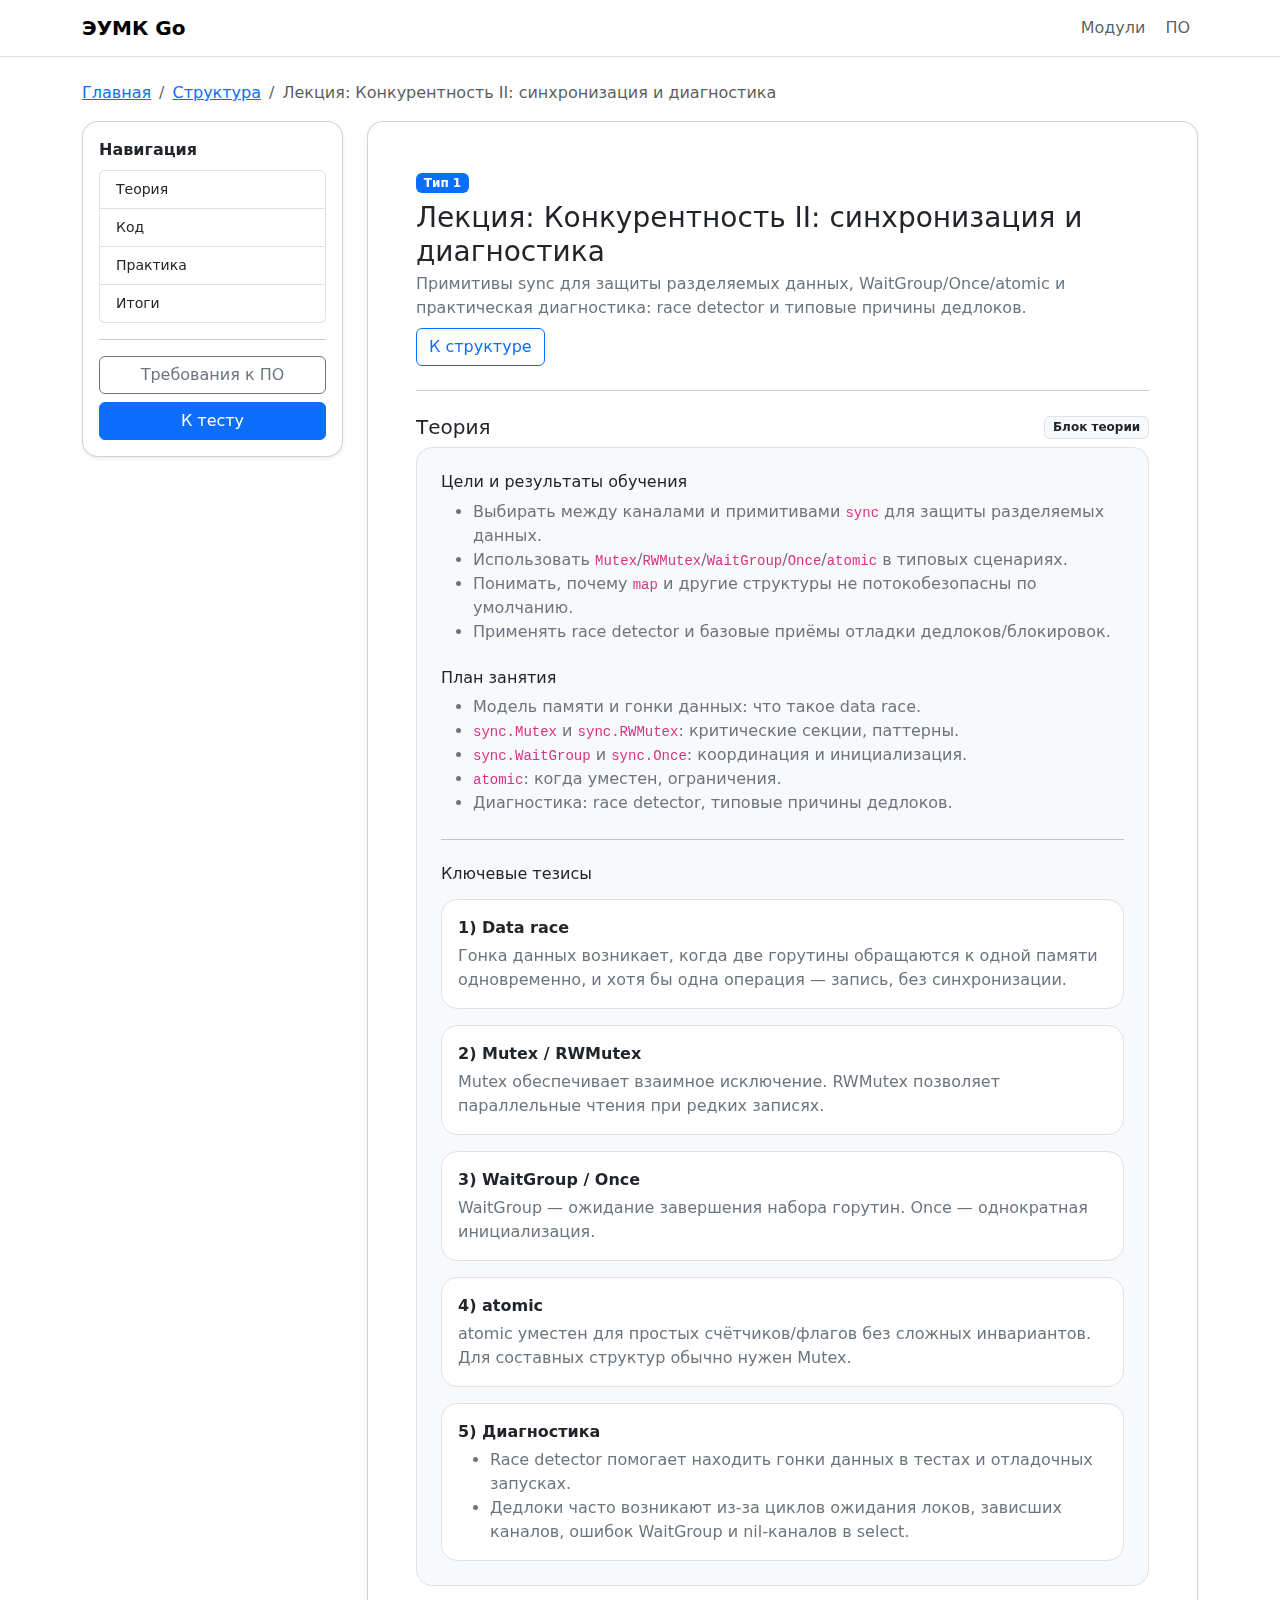
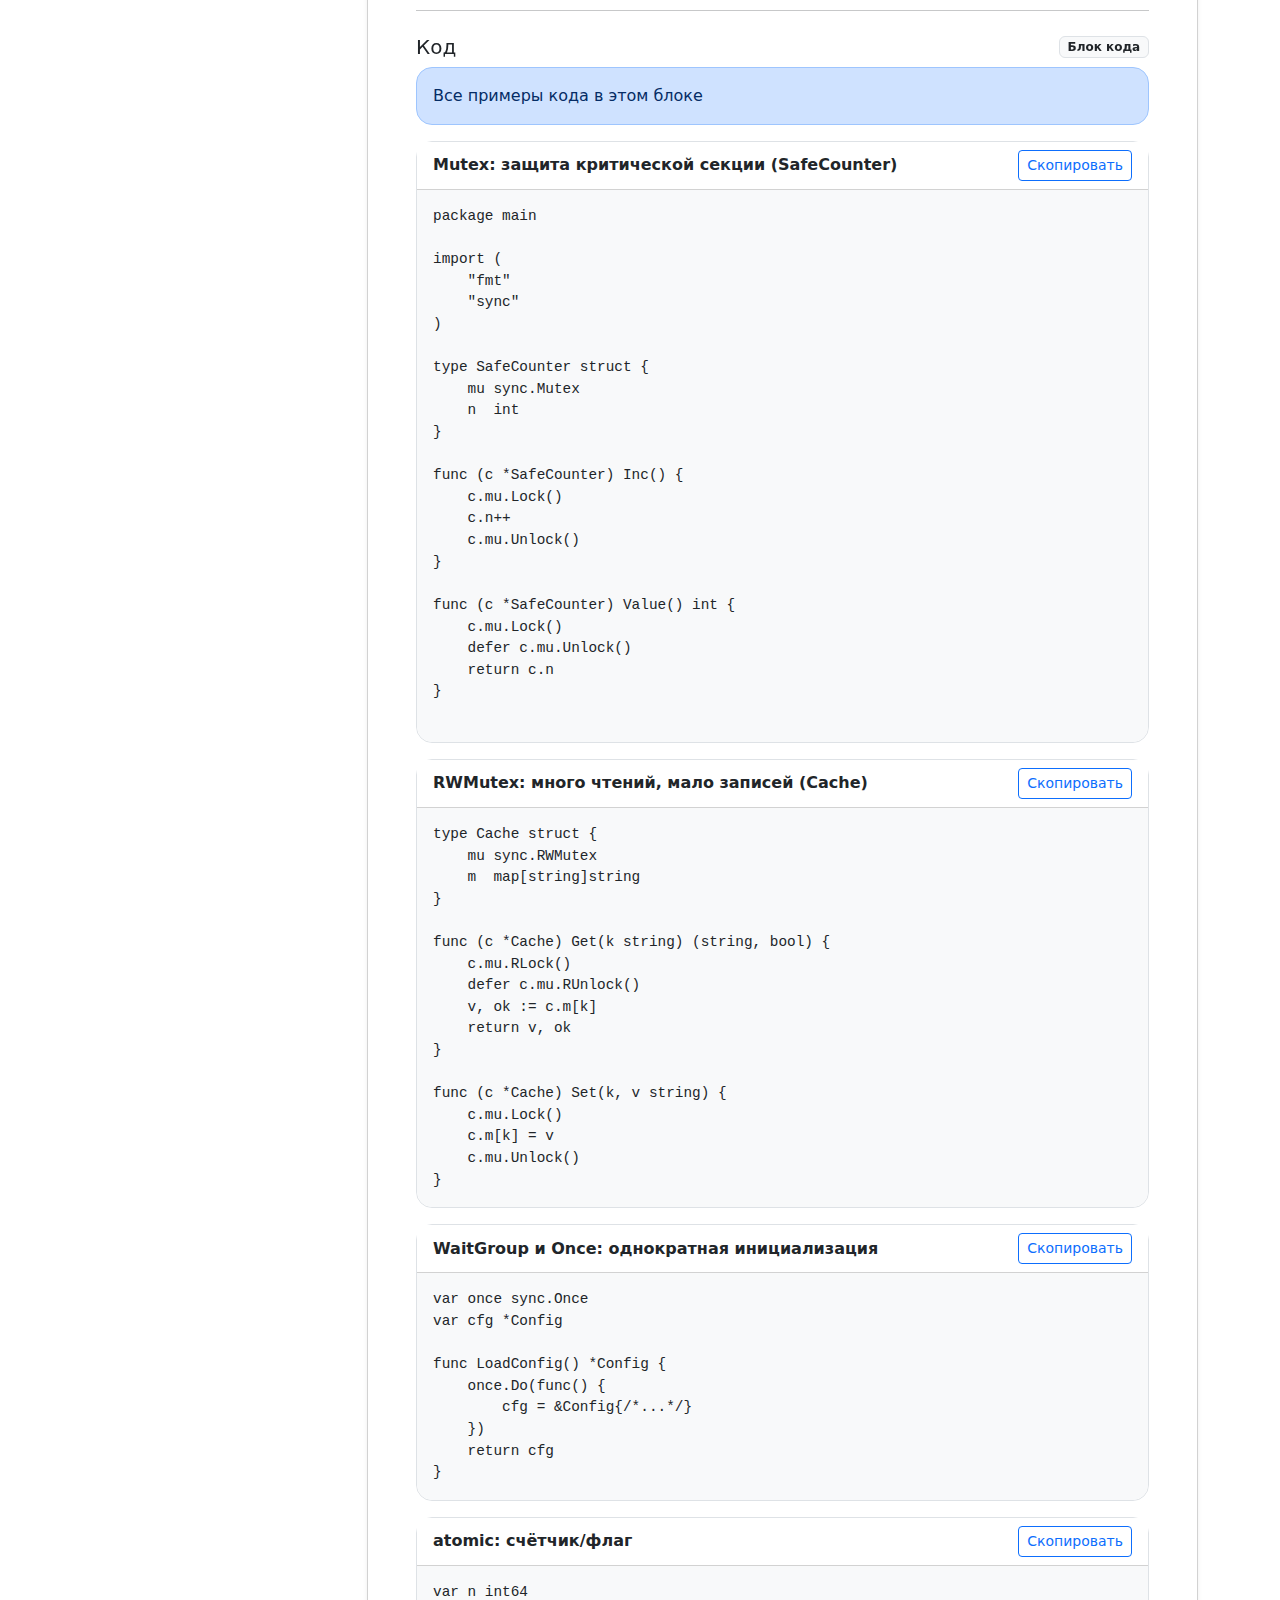
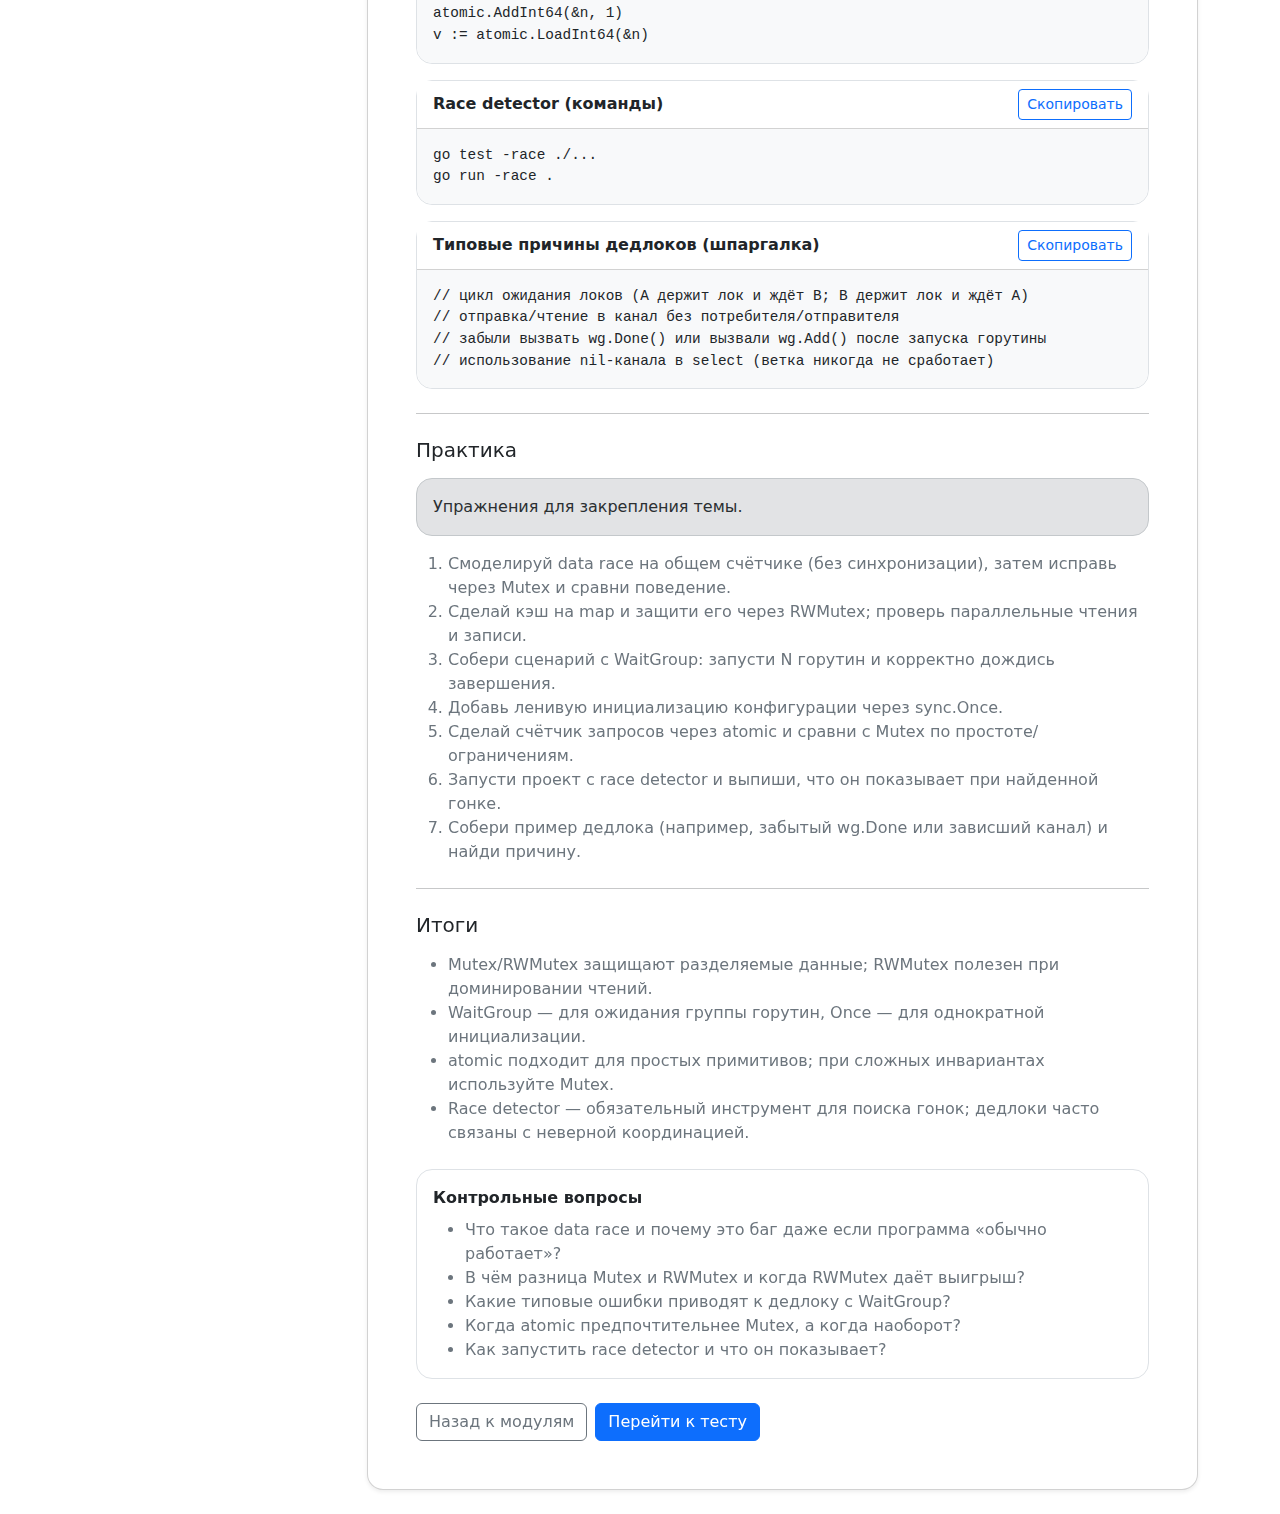
<file: course/module-5.html>
<!doctype html>
<html lang="ru">
<head>
  <meta charset="utf-8" />
  <meta name="viewport" content="width=device-width, initial-scale=1" />
  <title>Модуль 5 — Лекция: Конкурентность II: синхронизация и диагностика</title>

  <link href="https://cdn.jsdelivr.net/npm/bootstrap@5.3.3/dist/css/bootstrap.min.css" rel="stylesheet">

  <style>
    .sticky-actions { top: 84px; } /* под navbar */
    .code-card pre { margin: 0; max-height: 520px; overflow: auto; }
    .code-card code { font-size: .9rem; }
  </style>
</head>
<body>

<nav class="navbar navbar-expand-lg bg-white border-bottom sticky-top">
  <div class="container">
    <a class="navbar-brand fw-semibold" href="index.html">ЭУМК Go</a>
    <button class="navbar-toggler" type="button" data-bs-toggle="collapse" data-bs-target="#topNav">
      <span class="navbar-toggler-icon"></span>
    </button>
    <div class="collapse navbar-collapse" id="topNav">
      <ul class="navbar-nav ms-auto gap-1">
        <li class="nav-item"><a class="nav-link" href="index.html#structure">Модули</a></li>
        <li class="nav-item"><a class="nav-link" href="index.html#requirements">ПО</a></li>
      </ul>
    </div>
  </div>
</nav>

<main class="py-4">
  <div class="container">
    <nav aria-label="breadcrumb" class="mb-3">
      <ol class="breadcrumb">
        <li class="breadcrumb-item"><a href="index.html">Главная</a></li>
        <li class="breadcrumb-item"><a href="index.html#structure">Структура</a></li>
        <li class="breadcrumb-item active" aria-current="page">Лекция: Конкурентность II: синхронизация и диагностика</li>
      </ol>
    </nav>

    <div class="row g-4">
      <!-- Sidebar -->
      <aside class="col-lg-4 col-xl-3">
        <div class="card rounded-4 shadow-sm position-sticky sticky-actions">
          <div class="card-body">
            <div class="fw-semibold mb-2">Навигация</div>
            <div class="list-group small">
              <a class="list-group-item list-group-item-action" href="#theory">Теория</a>
              <a class="list-group-item list-group-item-action" href="#code">Код</a>
              <a class="list-group-item list-group-item-action" href="#practice">Практика</a>
              <a class="list-group-item list-group-item-action" href="#summary">Итоги</a>
            </div>

            <hr>

            <div class="d-grid gap-2">
              <a class="btn btn-outline-secondary" href="index.html#requirements">Требования к ПО</a>
              <a class="btn btn-primary" href="module-7.html">К тесту</a>
            </div>
          </div>
        </div>
      </aside>

      <!-- Content -->
      <section class="col-lg-8 col-xl-9">
        <div class="card rounded-4 shadow-sm">
          <div class="card-body p-4 p-md-5">
            <div class="d-flex flex-wrap justify-content-between align-items-start gap-2">
              <div>
                <div class="badge text-bg-primary mb-2">Тип 1</div>
                <h1 class="h3 mb-1">Лекция: Конкурентность II: синхронизация и диагностика</h1>
                <p class="text-secondary mb-0">Примитивы sync для защиты разделяемых данных, WaitGroup/Once/atomic и практическая диагностика: race detector и типовые причины дедлоков.</p>
              </div>
              <a class="btn btn-outline-primary" href="index.html#structure">К структуре</a>
            </div>

            <hr class="my-4">

            <!-- ===== THEORY BLOCK (SEPARATE) ===== -->
            <section id="theory">
              <div class="d-flex align-items-center justify-content-between gap-2 mb-2">
                <h2 class="h5 mb-0">Теория</h2>
                <span class="badge text-bg-light border text-dark">Блок теории</span>
              </div>

              <div class="p-4 bg-light rounded-4 border">
                
<h3 class="h6 mb-2">Цели и результаты обучения</h3>
<ul class="text-secondary mb-4">
  <li>Выбирать между каналами и примитивами <code>sync</code> для защиты разделяемых данных.</li>
  <li>Использовать <code>Mutex</code>/<code>RWMutex</code>/<code>WaitGroup</code>/<code>Once</code>/<code>atomic</code> в типовых сценариях.</li>
  <li>Понимать, почему <code>map</code> и другие структуры не потокобезопасны по умолчанию.</li>
  <li>Применять race detector и базовые приёмы отладки дедлоков/блокировок.</li>
</ul>

<h3 class="h6 mb-2">План занятия</h3>
<ul class="text-secondary mb-4">
  <li>Модель памяти и гонки данных: что такое data race.</li>
  <li><code>sync.Mutex</code> и <code>sync.RWMutex</code>: критические секции, паттерны.</li>
  <li><code>sync.WaitGroup</code> и <code>sync.Once</code>: координация и инициализация.</li>
  <li><code>atomic</code>: когда уместен, ограничения.</li>
  <li>Диагностика: race detector, типовые причины дедлоков.</li>
</ul>

<hr class="my-4">

<h3 class="h6 mb-3">Ключевые тезисы</h3>

<div class="p-3 bg-white border rounded-4 mb-3">
  <div class="fw-semibold mb-1">1) Data race</div>
  <p class="text-secondary mb-0">Гонка данных возникает, когда две горутины обращаются к одной памяти одновременно, и хотя бы одна операция — запись, без синхронизации.</p>
</div>

<div class="p-3 bg-white border rounded-4 mb-3">
  <div class="fw-semibold mb-1">2) Mutex / RWMutex</div>
  <p class="text-secondary mb-0">Mutex обеспечивает взаимное исключение. RWMutex позволяет параллельные чтения при редких записях.</p>
</div>

<div class="p-3 bg-white border rounded-4 mb-3">
  <div class="fw-semibold mb-1">3) WaitGroup / Once</div>
  <p class="text-secondary mb-0">WaitGroup — ожидание завершения набора горутин. Once — однократная инициализация.</p>
</div>

<div class="p-3 bg-white border rounded-4 mb-3">
  <div class="fw-semibold mb-1">4) atomic</div>
  <p class="text-secondary mb-0">atomic уместен для простых счётчиков/флагов без сложных инвариантов. Для составных структур обычно нужен Mutex.</p>
</div>

<div class="p-3 bg-white border rounded-4">
  <div class="fw-semibold mb-1">5) Диагностика</div>
  <ul class="text-secondary mb-0">
    <li>Race detector помогает находить гонки данных в тестах и отладочных запусках.</li>
    <li>Дедлоки часто возникают из-за циклов ожидания локов, зависших каналов, ошибок WaitGroup и nil-каналов в select.</li>
  </ul>
</div>

              </div>
            </section>

            <hr class="my-4">

            <!-- ===== CODE BLOCK (SEPARATE) ===== -->
            <section id="code">
              <div class="d-flex align-items-center justify-content-between gap-2 mb-2">
                <h2 class="h5 mb-0">Код</h2>
                <span class="badge text-bg-light border text-dark">Блок кода</span>
              </div>

              <div class="alert alert-primary rounded-4" role="alert">
                Все примеры кода в этом блоке
              </div>

              
              <div class="card code-card rounded-4 border mb-3">
                <div class="card-header bg-white d-flex justify-content-between align-items-center">
                  <div class="fw-semibold">Mutex: защита критической секции (SafeCounter)</div>
                  <button class="btn btn-sm btn-outline-primary" data-copy-target="#code1">Скопировать</button>
                </div>
                <div class="card-body bg-light rounded-bottom-4">
                  <pre><code id="code1">package main

import (
    "fmt"
    "sync"
)

type SafeCounter struct {
    mu sync.Mutex
    n  int
}

func (c *SafeCounter) Inc() {
    c.mu.Lock()
    c.n++
    c.mu.Unlock()
}

func (c *SafeCounter) Value() int {
    c.mu.Lock()
    defer c.mu.Unlock()
    return c.n
}

func main() {
    var c SafeCounter
    var wg sync.WaitGroup
    for i := 0; i < 100; i++ {
        wg.Add(1)
        go func() {
            defer wg.Done()
            c.Inc()
        }()
    }
    wg.Wait()
    fmt.Println(c.Value())
}</code></pre>
                </div>
              </div>
        
              <div class="card code-card rounded-4 border mb-3">
                <div class="card-header bg-white d-flex justify-content-between align-items-center">
                  <div class="fw-semibold">RWMutex: много чтений, мало записей (Cache)</div>
                  <button class="btn btn-sm btn-outline-primary" data-copy-target="#code2">Скопировать</button>
                </div>
                <div class="card-body bg-light rounded-bottom-4">
                  <pre><code id="code2">type Cache struct {
    mu sync.RWMutex
    m  map[string]string
}

func (c *Cache) Get(k string) (string, bool) {
    c.mu.RLock()
    defer c.mu.RUnlock()
    v, ok := c.m[k]
    return v, ok
}

func (c *Cache) Set(k, v string) {
    c.mu.Lock()
    c.m[k] = v
    c.mu.Unlock()
}</code></pre>
                </div>
              </div>
        
              <div class="card code-card rounded-4 border mb-3">
                <div class="card-header bg-white d-flex justify-content-between align-items-center">
                  <div class="fw-semibold">WaitGroup и Once: однократная инициализация</div>
                  <button class="btn btn-sm btn-outline-primary" data-copy-target="#code3">Скопировать</button>
                </div>
                <div class="card-body bg-light rounded-bottom-4">
                  <pre><code id="code3">var once sync.Once
var cfg *Config

func LoadConfig() *Config {
    once.Do(func() {
        cfg = &Config{/*...*/}
    })
    return cfg
}</code></pre>
                </div>
              </div>
        
              <div class="card code-card rounded-4 border mb-3">
                <div class="card-header bg-white d-flex justify-content-between align-items-center">
                  <div class="fw-semibold">atomic: счётчик/флаг</div>
                  <button class="btn btn-sm btn-outline-primary" data-copy-target="#code4">Скопировать</button>
                </div>
                <div class="card-body bg-light rounded-bottom-4">
                  <pre><code id="code4">var n int64
atomic.AddInt64(&n, 1)
v := atomic.LoadInt64(&n)</code></pre>
                </div>
              </div>
        
              <div class="card code-card rounded-4 border mb-3">
                <div class="card-header bg-white d-flex justify-content-between align-items-center">
                  <div class="fw-semibold">Race detector (команды)</div>
                  <button class="btn btn-sm btn-outline-primary" data-copy-target="#code5">Скопировать</button>
                </div>
                <div class="card-body bg-light rounded-bottom-4">
                  <pre><code id="code5">go test -race ./...
go run -race .</code></pre>
                </div>
              </div>
        
              <div class="card code-card rounded-4 border ">
                <div class="card-header bg-white d-flex justify-content-between align-items-center">
                  <div class="fw-semibold">Типовые причины дедлоков (шпаргалка)</div>
                  <button class="btn btn-sm btn-outline-primary" data-copy-target="#code6">Скопировать</button>
                </div>
                <div class="card-body bg-light rounded-bottom-4">
                  <pre><code id="code6">// цикл ожидания локов (A держит лок и ждёт B; B держит лок и ждёт A)
// отправка/чтение в канал без потребителя/отправителя
// забыли вызвать wg.Done() или вызвали wg.Add() после запуска горутины
// использование nil-канала в select (ветка никогда не сработает)</code></pre>
                </div>
              </div>
        
            </section>

            <hr class="my-4">

            <!-- PRACTICE -->
            <section id="practice">
              <h2 class="h5 mb-3">Практика</h2>
              <div class="alert alert-secondary rounded-4">
                Упражнения для закрепления темы.
              </div>
              <ol class="text-secondary mb-0">
                <li>Смоделируй data race на общем счётчике (без синхронизации), затем исправь через Mutex и сравни поведение.</li>
<li>Сделай кэш на map и защити его через RWMutex; проверь параллельные чтения и записи.</li>
<li>Собери сценарий с WaitGroup: запусти N горутин и корректно дождись завершения.</li>
<li>Добавь ленивую инициализацию конфигурации через sync.Once.</li>
<li>Сделай счётчик запросов через atomic и сравни с Mutex по простоте/ограничениям.</li>
<li>Запусти проект с race detector и выпиши, что он показывает при найденной гонке.</li>
<li>Собери пример дедлока (например, забытый wg.Done или зависший канал) и найди причину.</li>
              </ol>
            </section>

            <hr class="my-4">

            <!-- SUMMARY -->
            <section id="summary">
              <h2 class="h5 mb-3">Итоги</h2>
              <ul class="text-secondary mb-4">
                <li>Mutex/RWMutex защищают разделяемые данные; RWMutex полезен при доминировании чтений.</li>
<li>WaitGroup — для ожидания группы горутин, Once — для однократной инициализации.</li>
<li>atomic подходит для простых примитивов; при сложных инвариантах используйте Mutex.</li>
<li>Race detector — обязательный инструмент для поиска гонок; дедлоки часто связаны с неверной координацией.</li>
              </ul>

              <div class="p-3 border rounded-4 mb-4">
                <div class="fw-semibold mb-2">Контрольные вопросы</div>
                <ul class="text-secondary mb-0">
                  <li>Что такое data race и почему это баг даже если программа «обычно работает»?</li>
<li>В чём разница Mutex и RWMutex и когда RWMutex даёт выигрыш?</li>
<li>Какие типовые ошибки приводят к дедлоку с WaitGroup?</li>
<li>Когда atomic предпочтительнее Mutex, а когда наоборот?</li>
<li>Как запустить race detector и что он показывает?</li>
                </ul>
              </div>

              <div class="d-flex flex-wrap gap-2">
                <a class="btn btn-outline-secondary" href="index.html#structure">Назад к модулям</a>
                <a class="btn btn-primary" href="module-7.html">Перейти к тесту</a>
              </div>
            </section>
          </div>
        </div>
      </section>
    </div>
  </div>
</main>

<!-- Toast for copy -->
<div class="position-fixed bottom-0 end-0 p-3" style="z-index:1080">
  <div id="copyToast" class="toast" role="alert" aria-live="assertive" aria-atomic="true">
    <div class="toast-header">
      <strong class="me-auto">Код скопирован</strong>
      <small>OK</small>
      <button type="button" class="btn-close" data-bs-dismiss="toast"></button>
    </div>
    <div class="toast-body">Фрагмент кода помещён в буфер обмена.</div>
  </div>
</div>

<script src="https://cdn.jsdelivr.net/npm/bootstrap@5.3.3/dist/js/bootstrap.bundle.min.js"></script>
<script>
  const toastEl = document.getElementById('copyToast');
  const toast = new bootstrap.Toast(toastEl);

  document.addEventListener('click', async (e) => {
    const btn = e.target.closest('[data-copy-target]');
    if (!btn) return;

    const selector = btn.getAttribute('data-copy-target');
    const codeEl = document.querySelector(selector);
    if (!codeEl) return;

    const text = codeEl.innerText;
    try {
      await navigator.clipboard.writeText(text);
      toast.show();
    } catch {
      const ta = document.createElement('textarea');
      ta.value = text;
      document.body.appendChild(ta);
      ta.select();
      document.execCommand('copy');
      ta.remove();
      toast.show();
    }
  });
</script>
</body>
</html>
</file>
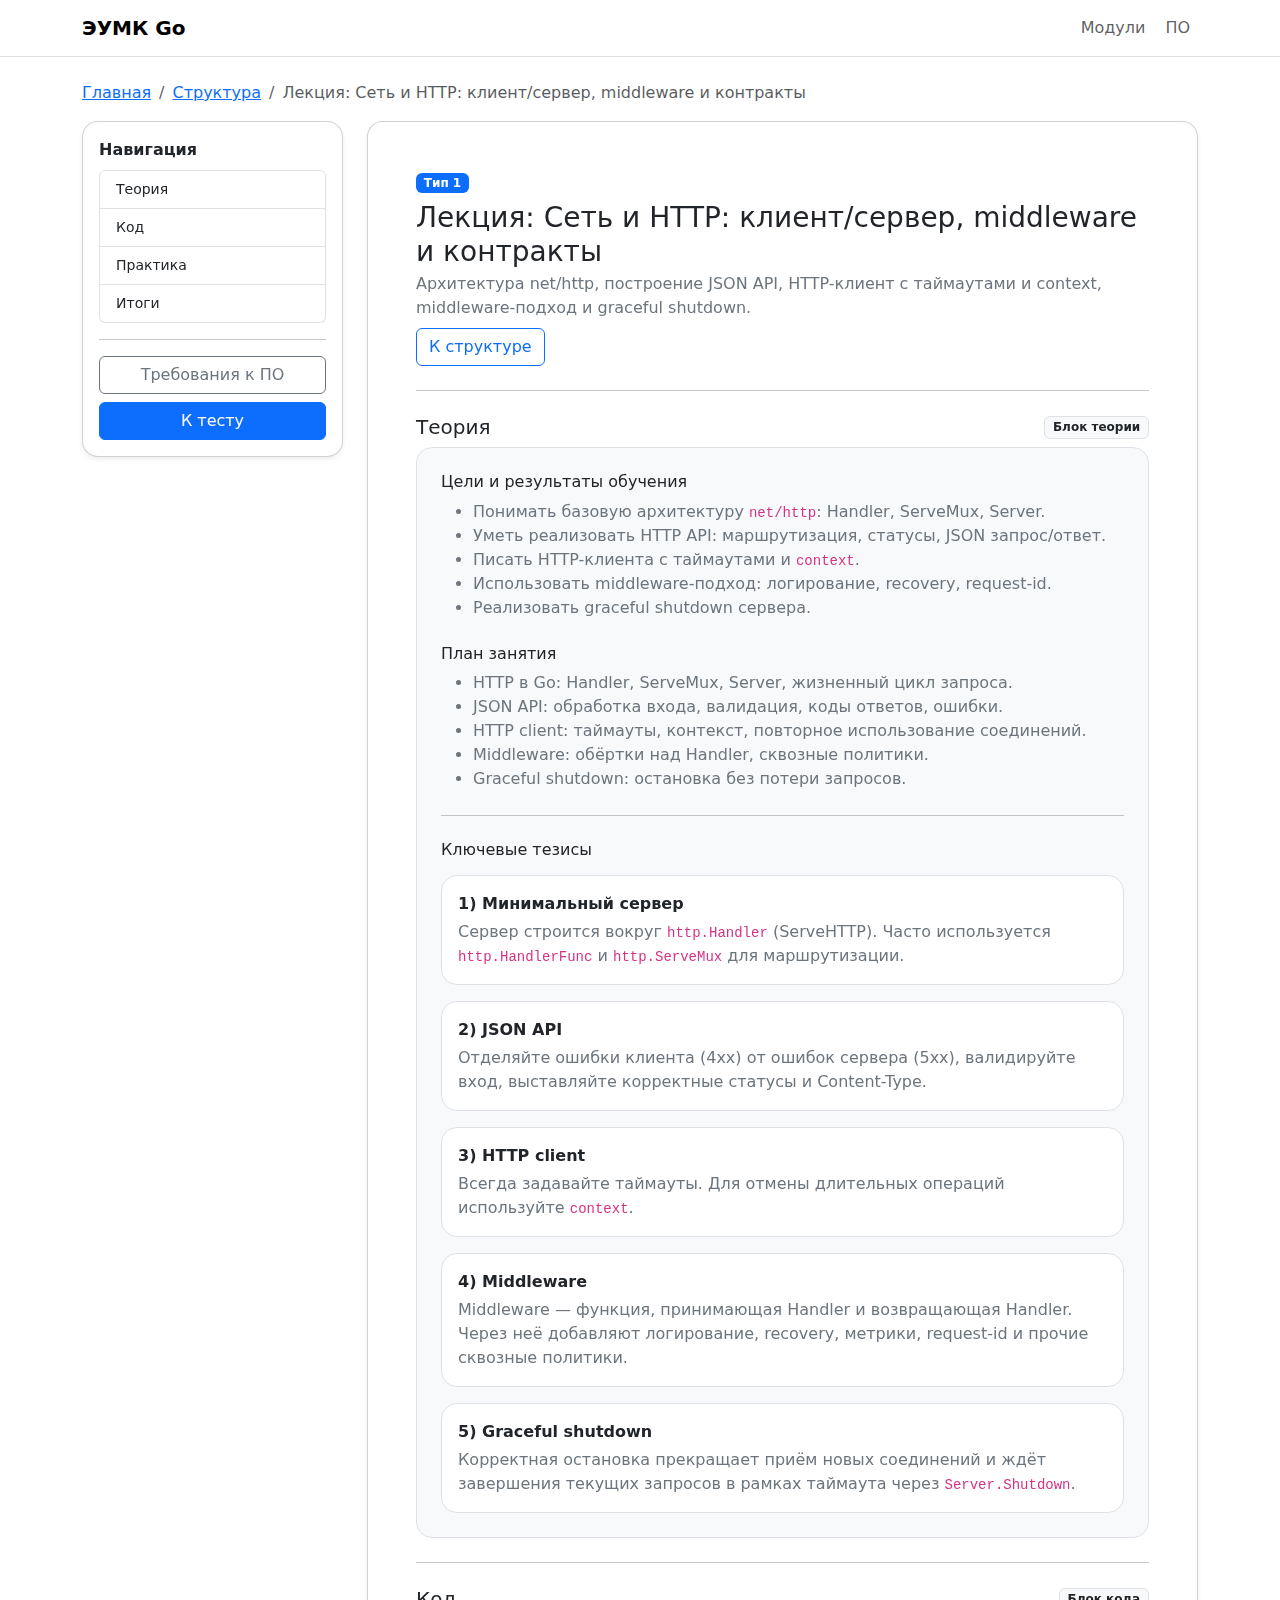
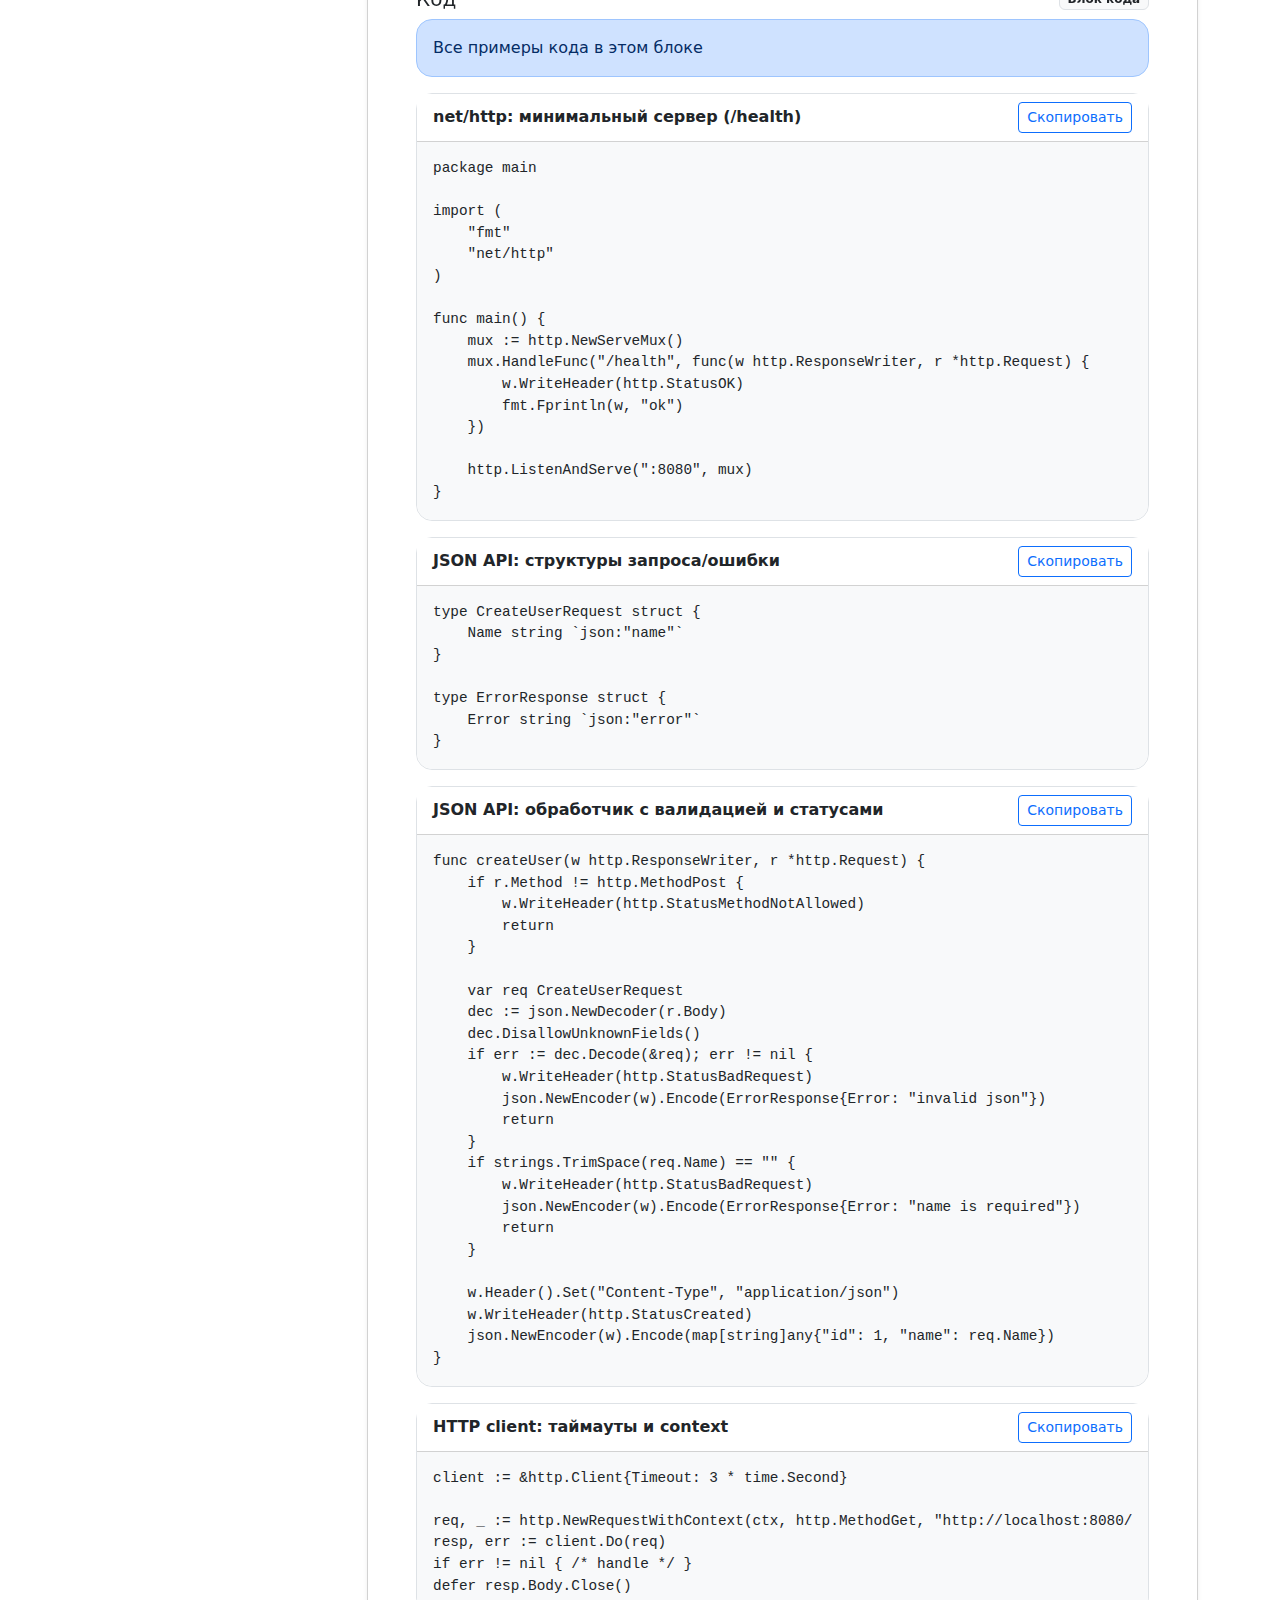
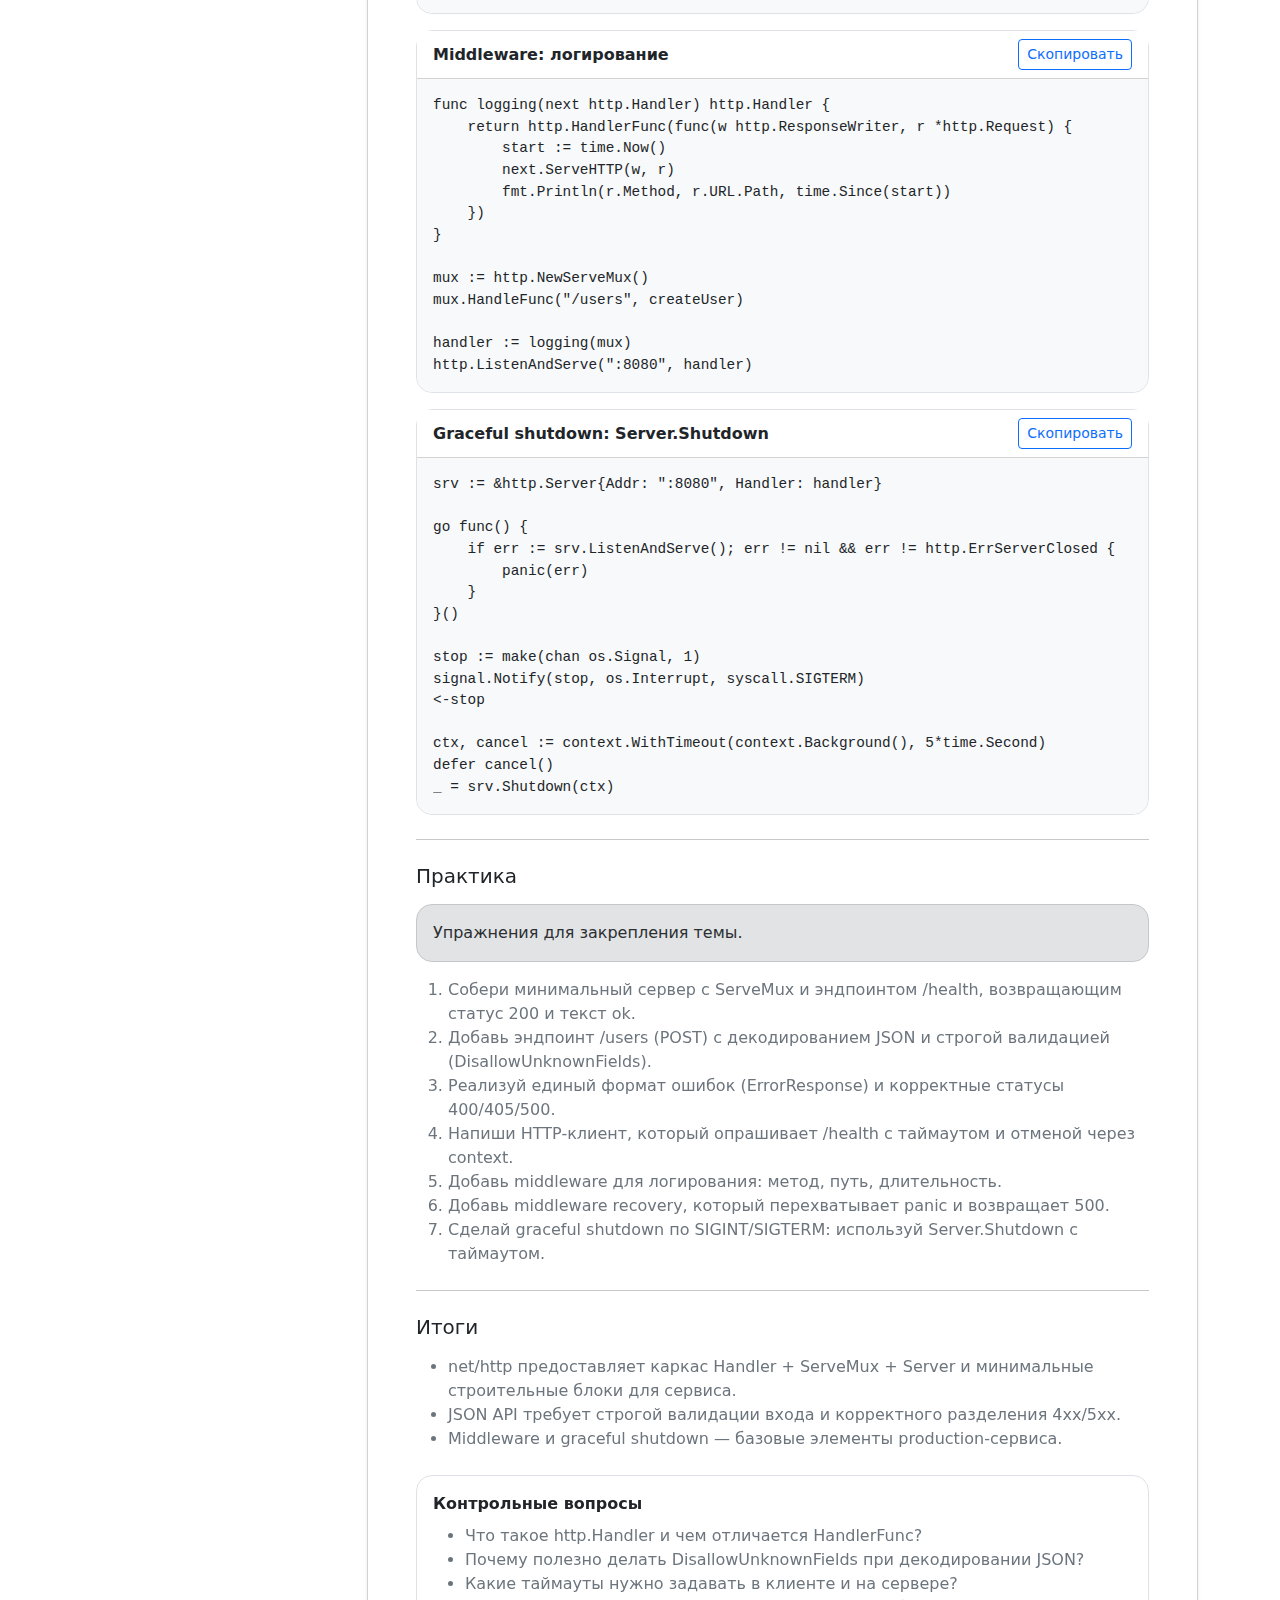
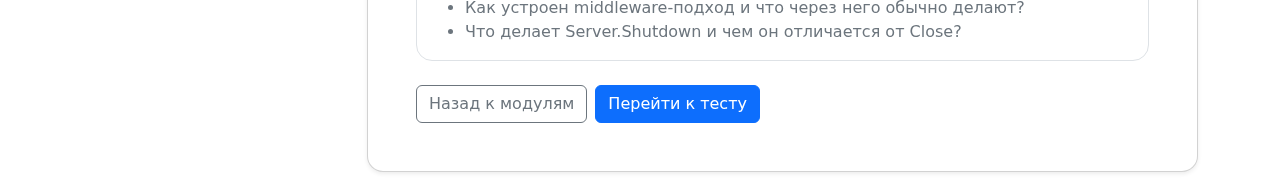
<file: course/module-6.html>
<!doctype html>
<html lang="ru">
<head>
  <meta charset="utf-8" />
  <meta name="viewport" content="width=device-width, initial-scale=1" />
  <title>Модуль 6 — Лекция: Сеть и HTTP: клиент/сервер, middleware и контракты</title>

  <link href="https://cdn.jsdelivr.net/npm/bootstrap@5.3.3/dist/css/bootstrap.min.css" rel="stylesheet">

  <style>
    .sticky-actions { top: 84px; } /* под navbar */
    .code-card pre { margin: 0; max-height: 520px; overflow: auto; }
    .code-card code { font-size: .9rem; }
  </style>
</head>
<body>

<nav class="navbar navbar-expand-lg bg-white border-bottom sticky-top">
  <div class="container">
    <a class="navbar-brand fw-semibold" href="index.html">ЭУМК Go</a>
    <button class="navbar-toggler" type="button" data-bs-toggle="collapse" data-bs-target="#topNav">
      <span class="navbar-toggler-icon"></span>
    </button>
    <div class="collapse navbar-collapse" id="topNav">
      <ul class="navbar-nav ms-auto gap-1">
        <li class="nav-item"><a class="nav-link" href="index.html#structure">Модули</a></li>
        <li class="nav-item"><a class="nav-link" href="index.html#requirements">ПО</a></li>
      </ul>
    </div>
  </div>
</nav>

<main class="py-4">
  <div class="container">
    <nav aria-label="breadcrumb" class="mb-3">
      <ol class="breadcrumb">
        <li class="breadcrumb-item"><a href="index.html">Главная</a></li>
        <li class="breadcrumb-item"><a href="index.html#structure">Структура</a></li>
        <li class="breadcrumb-item active" aria-current="page">Лекция: Сеть и HTTP: клиент/сервер, middleware и контракты</li>
      </ol>
    </nav>

    <div class="row g-4">
      <!-- Sidebar -->
      <aside class="col-lg-4 col-xl-3">
        <div class="card rounded-4 shadow-sm position-sticky sticky-actions">
          <div class="card-body">
            <div class="fw-semibold mb-2">Навигация</div>
            <div class="list-group small">
              <a class="list-group-item list-group-item-action" href="#theory">Теория</a>
              <a class="list-group-item list-group-item-action" href="#code">Код</a>
              <a class="list-group-item list-group-item-action" href="#practice">Практика</a>
              <a class="list-group-item list-group-item-action" href="#summary">Итоги</a>
            </div>

            <hr>

            <div class="d-grid gap-2">
              <a class="btn btn-outline-secondary" href="index.html#requirements">Требования к ПО</a>
              <a class="btn btn-primary" href="module-7.html">К тесту</a>
            </div>
          </div>
        </div>
      </aside>

      <!-- Content -->
      <section class="col-lg-8 col-xl-9">
        <div class="card rounded-4 shadow-sm">
          <div class="card-body p-4 p-md-5">
            <div class="d-flex flex-wrap justify-content-between align-items-start gap-2">
              <div>
                <div class="badge text-bg-primary mb-2">Тип 1</div>
                <h1 class="h3 mb-1">Лекция: Сеть и HTTP: клиент/сервер, middleware и контракты</h1>
                <p class="text-secondary mb-0">Архитектура net/http, построение JSON API, HTTP-клиент с таймаутами и context, middleware-подход и graceful shutdown.</p>
              </div>
              <a class="btn btn-outline-primary" href="index.html#structure">К структуре</a>
            </div>

            <hr class="my-4">

            <!-- ===== THEORY BLOCK (SEPARATE) ===== -->
            <section id="theory">
              <div class="d-flex align-items-center justify-content-between gap-2 mb-2">
                <h2 class="h5 mb-0">Теория</h2>
                <span class="badge text-bg-light border text-dark">Блок теории</span>
              </div>

              <div class="p-4 bg-light rounded-4 border">
                
<h3 class="h6 mb-2">Цели и результаты обучения</h3>
<ul class="text-secondary mb-4">
  <li>Понимать базовую архитектуру <code>net/http</code>: Handler, ServeMux, Server.</li>
  <li>Уметь реализовать HTTP API: маршрутизация, статусы, JSON запрос/ответ.</li>
  <li>Писать HTTP-клиента с таймаутами и <code>context</code>.</li>
  <li>Использовать middleware-подход: логирование, recovery, request-id.</li>
  <li>Реализовать graceful shutdown сервера.</li>
</ul>

<h3 class="h6 mb-2">План занятия</h3>
<ul class="text-secondary mb-4">
  <li>HTTP в Go: Handler, ServeMux, Server, жизненный цикл запроса.</li>
  <li>JSON API: обработка входа, валидация, коды ответов, ошибки.</li>
  <li>HTTP client: таймауты, контекст, повторное использование соединений.</li>
  <li>Middleware: обёртки над Handler, сквозные политики.</li>
  <li>Graceful shutdown: остановка без потери запросов.</li>
</ul>

<hr class="my-4">

<h3 class="h6 mb-3">Ключевые тезисы</h3>

<div class="p-3 bg-white border rounded-4 mb-3">
  <div class="fw-semibold mb-1">1) Минимальный сервер</div>
  <p class="text-secondary mb-0">Сервер строится вокруг <code>http.Handler</code> (ServeHTTP). Часто используется <code>http.HandlerFunc</code> и <code>http.ServeMux</code> для маршрутизации.</p>
</div>

<div class="p-3 bg-white border rounded-4 mb-3">
  <div class="fw-semibold mb-1">2) JSON API</div>
  <p class="text-secondary mb-0">Отделяйте ошибки клиента (4xx) от ошибок сервера (5xx), валидируйте вход, выставляйте корректные статусы и Content-Type.</p>
</div>

<div class="p-3 bg-white border rounded-4 mb-3">
  <div class="fw-semibold mb-1">3) HTTP client</div>
  <p class="text-secondary mb-0">Всегда задавайте таймауты. Для отмены длительных операций используйте <code>context</code>.</p>
</div>

<div class="p-3 bg-white border rounded-4 mb-3">
  <div class="fw-semibold mb-1">4) Middleware</div>
  <p class="text-secondary mb-0">Middleware — функция, принимающая Handler и возвращающая Handler. Через неё добавляют логирование, recovery, метрики, request-id и прочие сквозные политики.</p>
</div>

<div class="p-3 bg-white border rounded-4">
  <div class="fw-semibold mb-1">5) Graceful shutdown</div>
  <p class="text-secondary mb-0">Корректная остановка прекращает приём новых соединений и ждёт завершения текущих запросов в рамках таймаута через <code>Server.Shutdown</code>.</p>
</div>

              </div>
            </section>

            <hr class="my-4">

            <!-- ===== CODE BLOCK (SEPARATE) ===== -->
            <section id="code">
              <div class="d-flex align-items-center justify-content-between gap-2 mb-2">
                <h2 class="h5 mb-0">Код</h2>
                <span class="badge text-bg-light border text-dark">Блок кода</span>
              </div>

              <div class="alert alert-primary rounded-4" role="alert">
                Все примеры кода в этом блоке
              </div>

              
              <div class="card code-card rounded-4 border mb-3">
                <div class="card-header bg-white d-flex justify-content-between align-items-center">
                  <div class="fw-semibold">net/http: минимальный сервер (/health)</div>
                  <button class="btn btn-sm btn-outline-primary" data-copy-target="#code1">Скопировать</button>
                </div>
                <div class="card-body bg-light rounded-bottom-4">
                  <pre><code id="code1">package main

import (
    "fmt"
    "net/http"
)

func main() {
    mux := http.NewServeMux()
    mux.HandleFunc("/health", func(w http.ResponseWriter, r *http.Request) {
        w.WriteHeader(http.StatusOK)
        fmt.Fprintln(w, "ok")
    })

    http.ListenAndServe(":8080", mux)
}</code></pre>
                </div>
              </div>
        
              <div class="card code-card rounded-4 border mb-3">
                <div class="card-header bg-white d-flex justify-content-between align-items-center">
                  <div class="fw-semibold">JSON API: структуры запроса/ошибки</div>
                  <button class="btn btn-sm btn-outline-primary" data-copy-target="#code2">Скопировать</button>
                </div>
                <div class="card-body bg-light rounded-bottom-4">
                  <pre><code id="code2">type CreateUserRequest struct {
    Name string `json:"name"`
}

type ErrorResponse struct {
    Error string `json:"error"`
}</code></pre>
                </div>
              </div>
        
              <div class="card code-card rounded-4 border mb-3">
                <div class="card-header bg-white d-flex justify-content-between align-items-center">
                  <div class="fw-semibold">JSON API: обработчик с валидацией и статусами</div>
                  <button class="btn btn-sm btn-outline-primary" data-copy-target="#code3">Скопировать</button>
                </div>
                <div class="card-body bg-light rounded-bottom-4">
                  <pre><code id="code3">func createUser(w http.ResponseWriter, r *http.Request) {
    if r.Method != http.MethodPost {
        w.WriteHeader(http.StatusMethodNotAllowed)
        return
    }

    var req CreateUserRequest
    dec := json.NewDecoder(r.Body)
    dec.DisallowUnknownFields()
    if err := dec.Decode(&req); err != nil {
        w.WriteHeader(http.StatusBadRequest)
        json.NewEncoder(w).Encode(ErrorResponse{Error: "invalid json"})
        return
    }
    if strings.TrimSpace(req.Name) == "" {
        w.WriteHeader(http.StatusBadRequest)
        json.NewEncoder(w).Encode(ErrorResponse{Error: "name is required"})
        return
    }

    w.Header().Set("Content-Type", "application/json")
    w.WriteHeader(http.StatusCreated)
    json.NewEncoder(w).Encode(map[string]any{"id": 1, "name": req.Name})
}</code></pre>
                </div>
              </div>
        
              <div class="card code-card rounded-4 border mb-3">
                <div class="card-header bg-white d-flex justify-content-between align-items-center">
                  <div class="fw-semibold">HTTP client: таймауты и context</div>
                  <button class="btn btn-sm btn-outline-primary" data-copy-target="#code4">Скопировать</button>
                </div>
                <div class="card-body bg-light rounded-bottom-4">
                  <pre><code id="code4">client := &http.Client{Timeout: 3 * time.Second}

req, _ := http.NewRequestWithContext(ctx, http.MethodGet, "http://localhost:8080/health", nil)
resp, err := client.Do(req)
if err != nil { /* handle */ }
defer resp.Body.Close()</code></pre>
                </div>
              </div>
        
              <div class="card code-card rounded-4 border mb-3">
                <div class="card-header bg-white d-flex justify-content-between align-items-center">
                  <div class="fw-semibold">Middleware: логирование</div>
                  <button class="btn btn-sm btn-outline-primary" data-copy-target="#code5">Скопировать</button>
                </div>
                <div class="card-body bg-light rounded-bottom-4">
                  <pre><code id="code5">func logging(next http.Handler) http.Handler {
    return http.HandlerFunc(func(w http.ResponseWriter, r *http.Request) {
        start := time.Now()
        next.ServeHTTP(w, r)
        fmt.Println(r.Method, r.URL.Path, time.Since(start))
    })
}

mux := http.NewServeMux()
mux.HandleFunc("/users", createUser)

handler := logging(mux)
http.ListenAndServe(":8080", handler)</code></pre>
                </div>
              </div>
        
              <div class="card code-card rounded-4 border ">
                <div class="card-header bg-white d-flex justify-content-between align-items-center">
                  <div class="fw-semibold">Graceful shutdown: Server.Shutdown</div>
                  <button class="btn btn-sm btn-outline-primary" data-copy-target="#code6">Скопировать</button>
                </div>
                <div class="card-body bg-light rounded-bottom-4">
                  <pre><code id="code6">srv := &http.Server{Addr: ":8080", Handler: handler}

go func() {
    if err := srv.ListenAndServe(); err != nil && err != http.ErrServerClosed {
        panic(err)
    }
}()

stop := make(chan os.Signal, 1)
signal.Notify(stop, os.Interrupt, syscall.SIGTERM)
<-stop

ctx, cancel := context.WithTimeout(context.Background(), 5*time.Second)
defer cancel()
_ = srv.Shutdown(ctx)</code></pre>
                </div>
              </div>
        
            </section>

            <hr class="my-4">

            <!-- PRACTICE -->
            <section id="practice">
              <h2 class="h5 mb-3">Практика</h2>
              <div class="alert alert-secondary rounded-4">
                Упражнения для закрепления темы.
              </div>
              <ol class="text-secondary mb-0">
                <li>Собери минимальный сервер с ServeMux и эндпоинтом /health, возвращающим статус 200 и текст ok.</li>
<li>Добавь эндпоинт /users (POST) с декодированием JSON и строгой валидацией (DisallowUnknownFields).</li>
<li>Реализуй единый формат ошибок (ErrorResponse) и корректные статусы 400/405/500.</li>
<li>Напиши HTTP-клиент, который опрашивает /health с таймаутом и отменой через context.</li>
<li>Добавь middleware для логирования: метод, путь, длительность.</li>
<li>Добавь middleware recovery, который перехватывает panic и возвращает 500.</li>
<li>Сделай graceful shutdown по SIGINT/SIGTERM: используй Server.Shutdown с таймаутом.</li>
              </ol>
            </section>

            <hr class="my-4">

            <!-- SUMMARY -->
            <section id="summary">
              <h2 class="h5 mb-3">Итоги</h2>
              <ul class="text-secondary mb-4">
                <li>net/http предоставляет каркас Handler + ServeMux + Server и минимальные строительные блоки для сервиса.</li>
<li>JSON API требует строгой валидации входа и корректного разделения 4xx/5xx.</li>
<li>Middleware и graceful shutdown — базовые элементы production-сервиса.</li>
              </ul>

              <div class="p-3 border rounded-4 mb-4">
                <div class="fw-semibold mb-2">Контрольные вопросы</div>
                <ul class="text-secondary mb-0">
                  <li>Что такое http.Handler и чем отличается HandlerFunc?</li>
<li>Почему полезно делать DisallowUnknownFields при декодировании JSON?</li>
<li>Какие таймауты нужно задавать в клиенте и на сервере?</li>
<li>Как устроен middleware-подход и что через него обычно делают?</li>
<li>Что делает Server.Shutdown и чем он отличается от Close?</li>
                </ul>
              </div>

              <div class="d-flex flex-wrap gap-2">
                <a class="btn btn-outline-secondary" href="index.html#structure">Назад к модулям</a>
                <a class="btn btn-primary" href="module-7.html">Перейти к тесту</a>
              </div>
            </section>
          </div>
        </div>
      </section>
    </div>
  </div>
</main>

<!-- Toast for copy -->
<div class="position-fixed bottom-0 end-0 p-3" style="z-index:1080">
  <div id="copyToast" class="toast" role="alert" aria-live="assertive" aria-atomic="true">
    <div class="toast-header">
      <strong class="me-auto">Код скопирован</strong>
      <small>OK</small>
      <button type="button" class="btn-close" data-bs-dismiss="toast"></button>
    </div>
    <div class="toast-body">Фрагмент кода помещён в буфер обмена.</div>
  </div>
</div>

<script src="https://cdn.jsdelivr.net/npm/bootstrap@5.3.3/dist/js/bootstrap.bundle.min.js"></script>
<script>
  const toastEl = document.getElementById('copyToast');
  const toast = new bootstrap.Toast(toastEl);

  document.addEventListener('click', async (e) => {
    const btn = e.target.closest('[data-copy-target]');
    if (!btn) return;

    const selector = btn.getAttribute('data-copy-target');
    const codeEl = document.querySelector(selector);
    if (!codeEl) return;

    const text = codeEl.innerText;
    try {
      await navigator.clipboard.writeText(text);
      toast.show();
    } catch {
      const ta = document.createElement('textarea');
      ta.value = text;
      document.body.appendChild(ta);
      ta.select();
      document.execCommand('copy');
      ta.remove();
      toast.show();
    }
  });
</script>
</body>
</html>
</file>
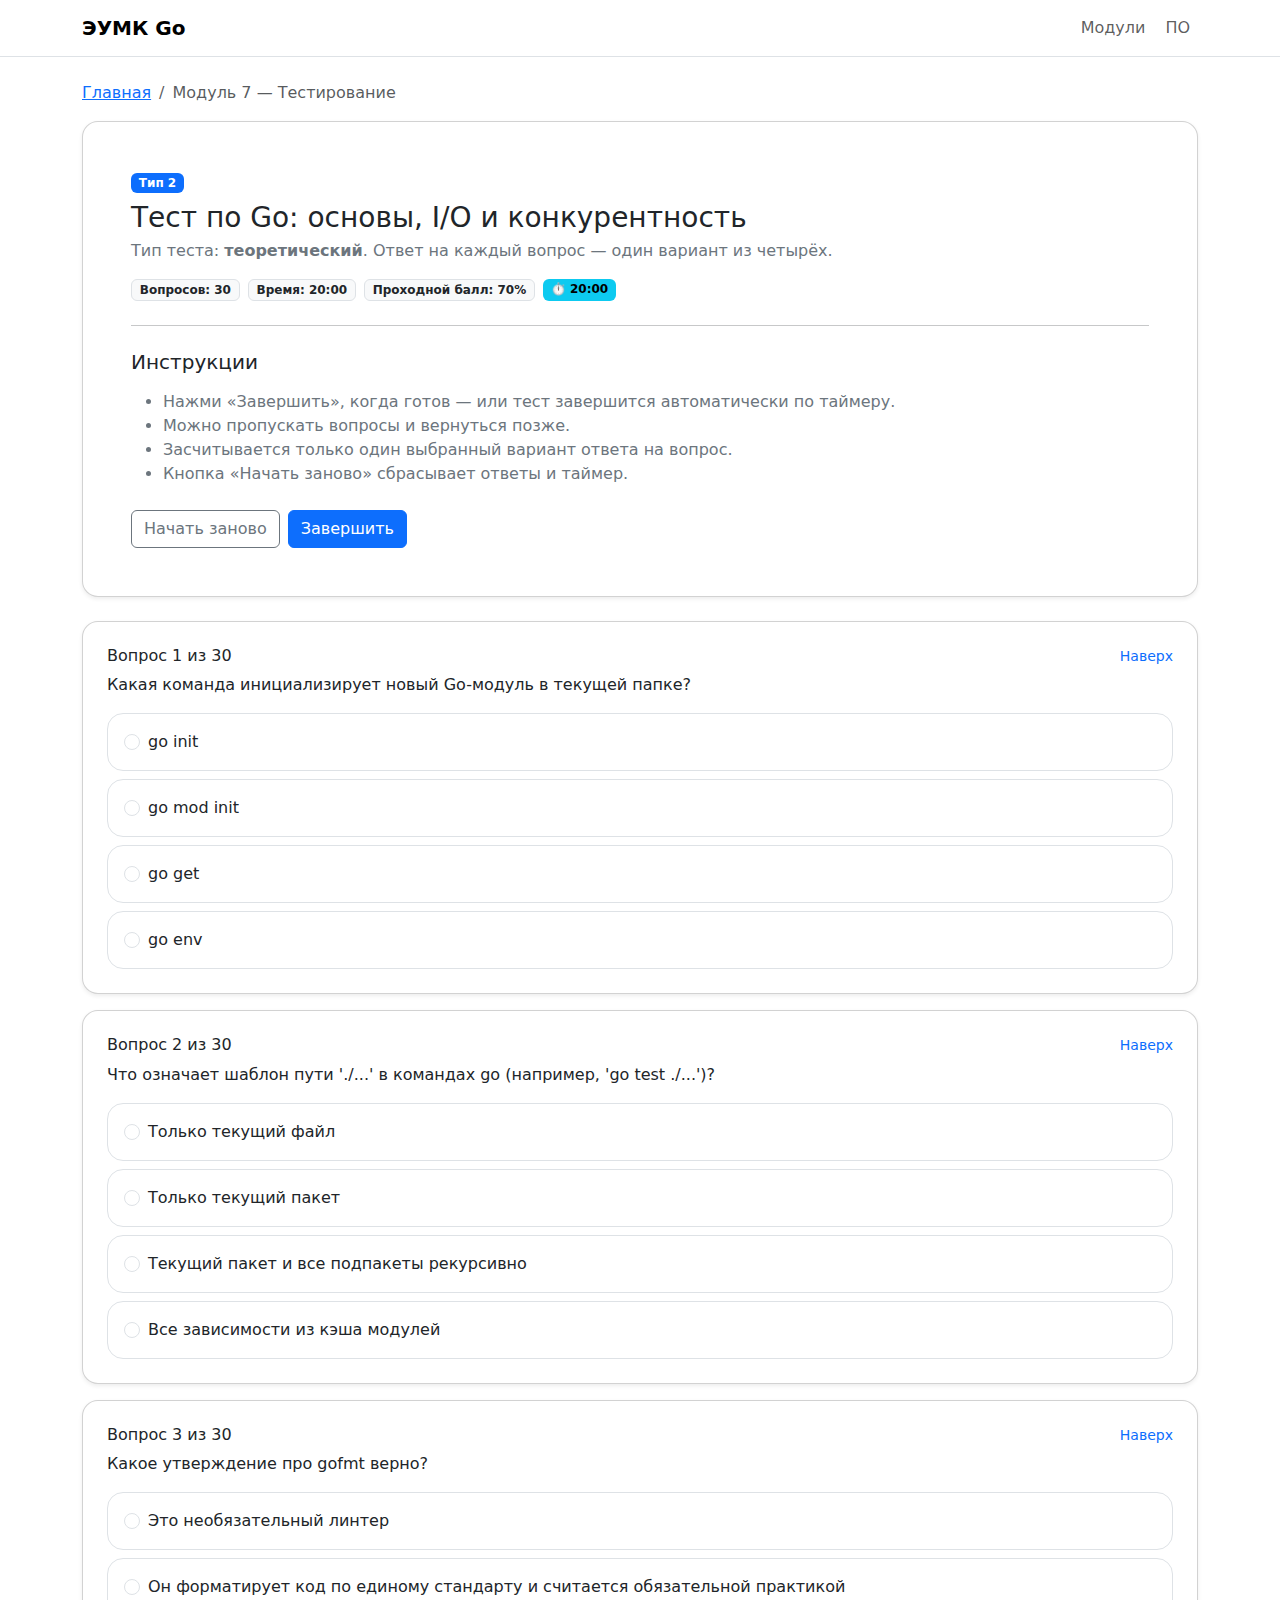
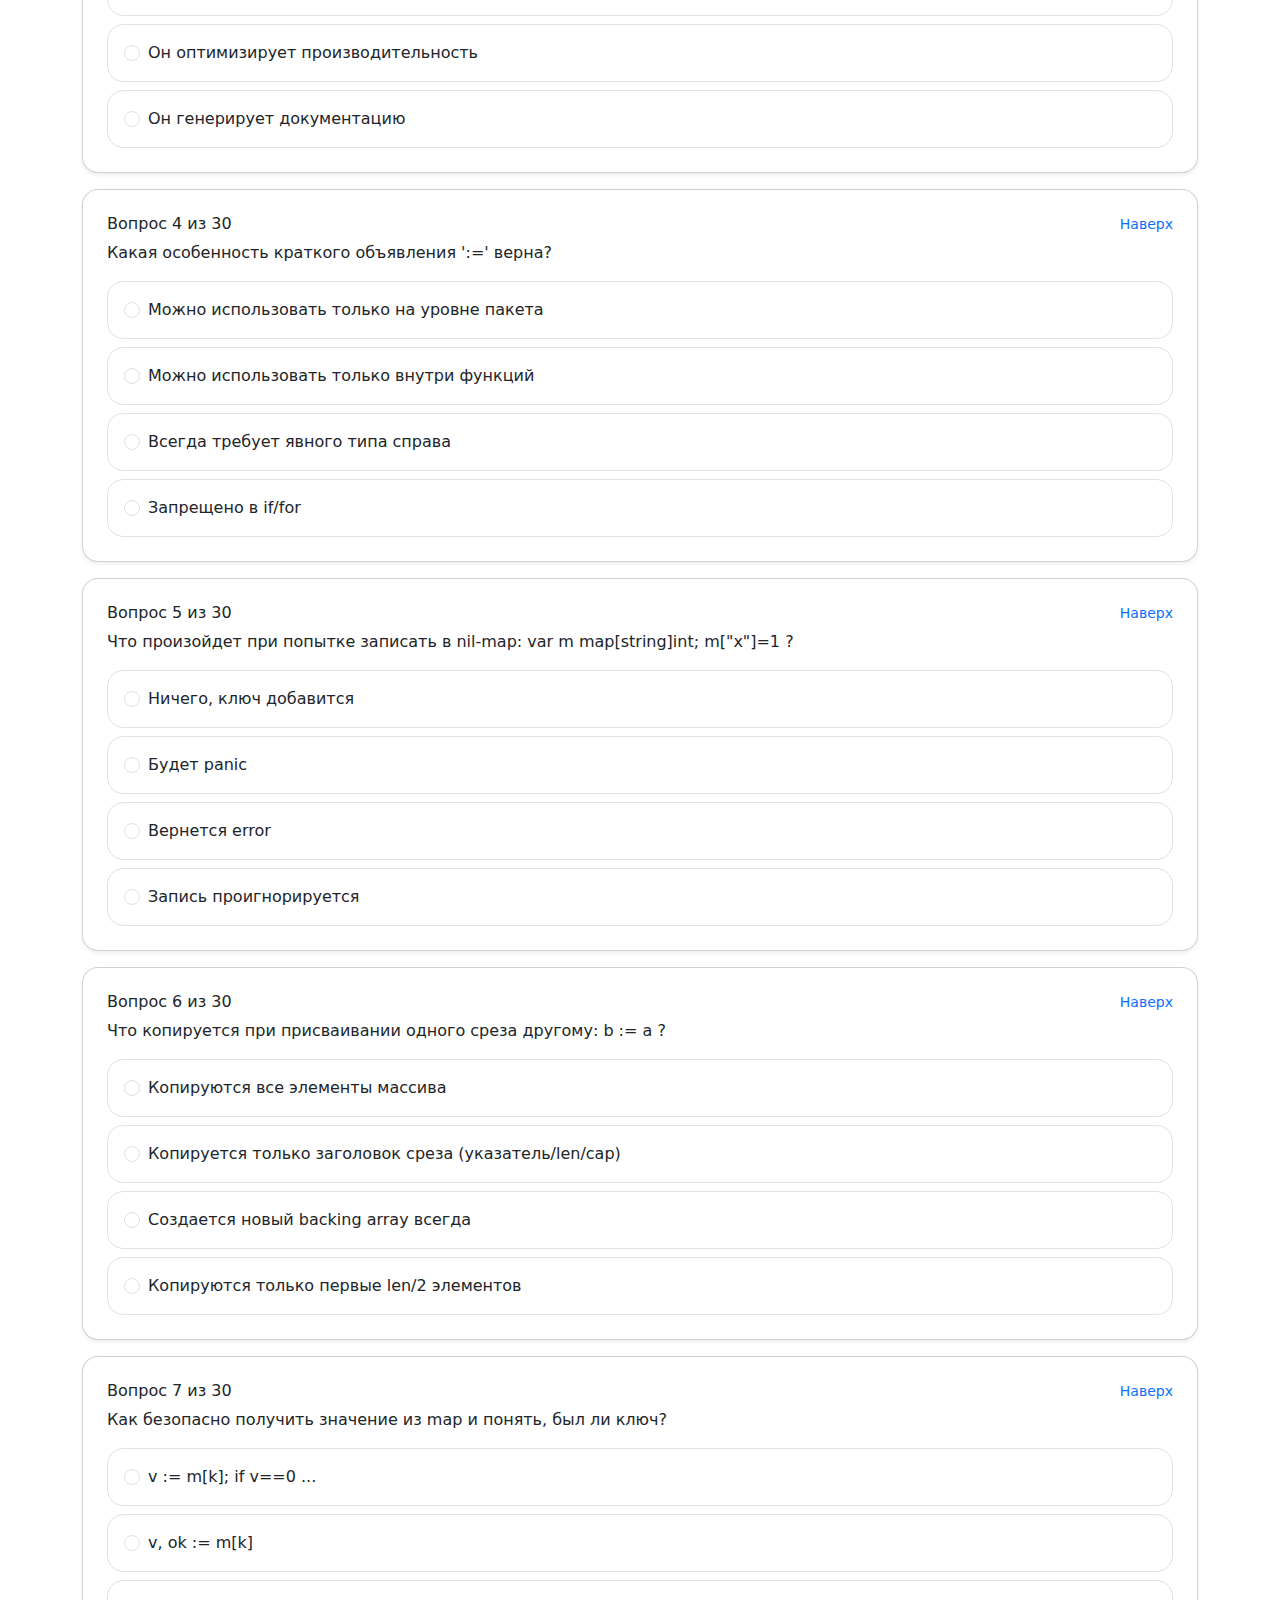
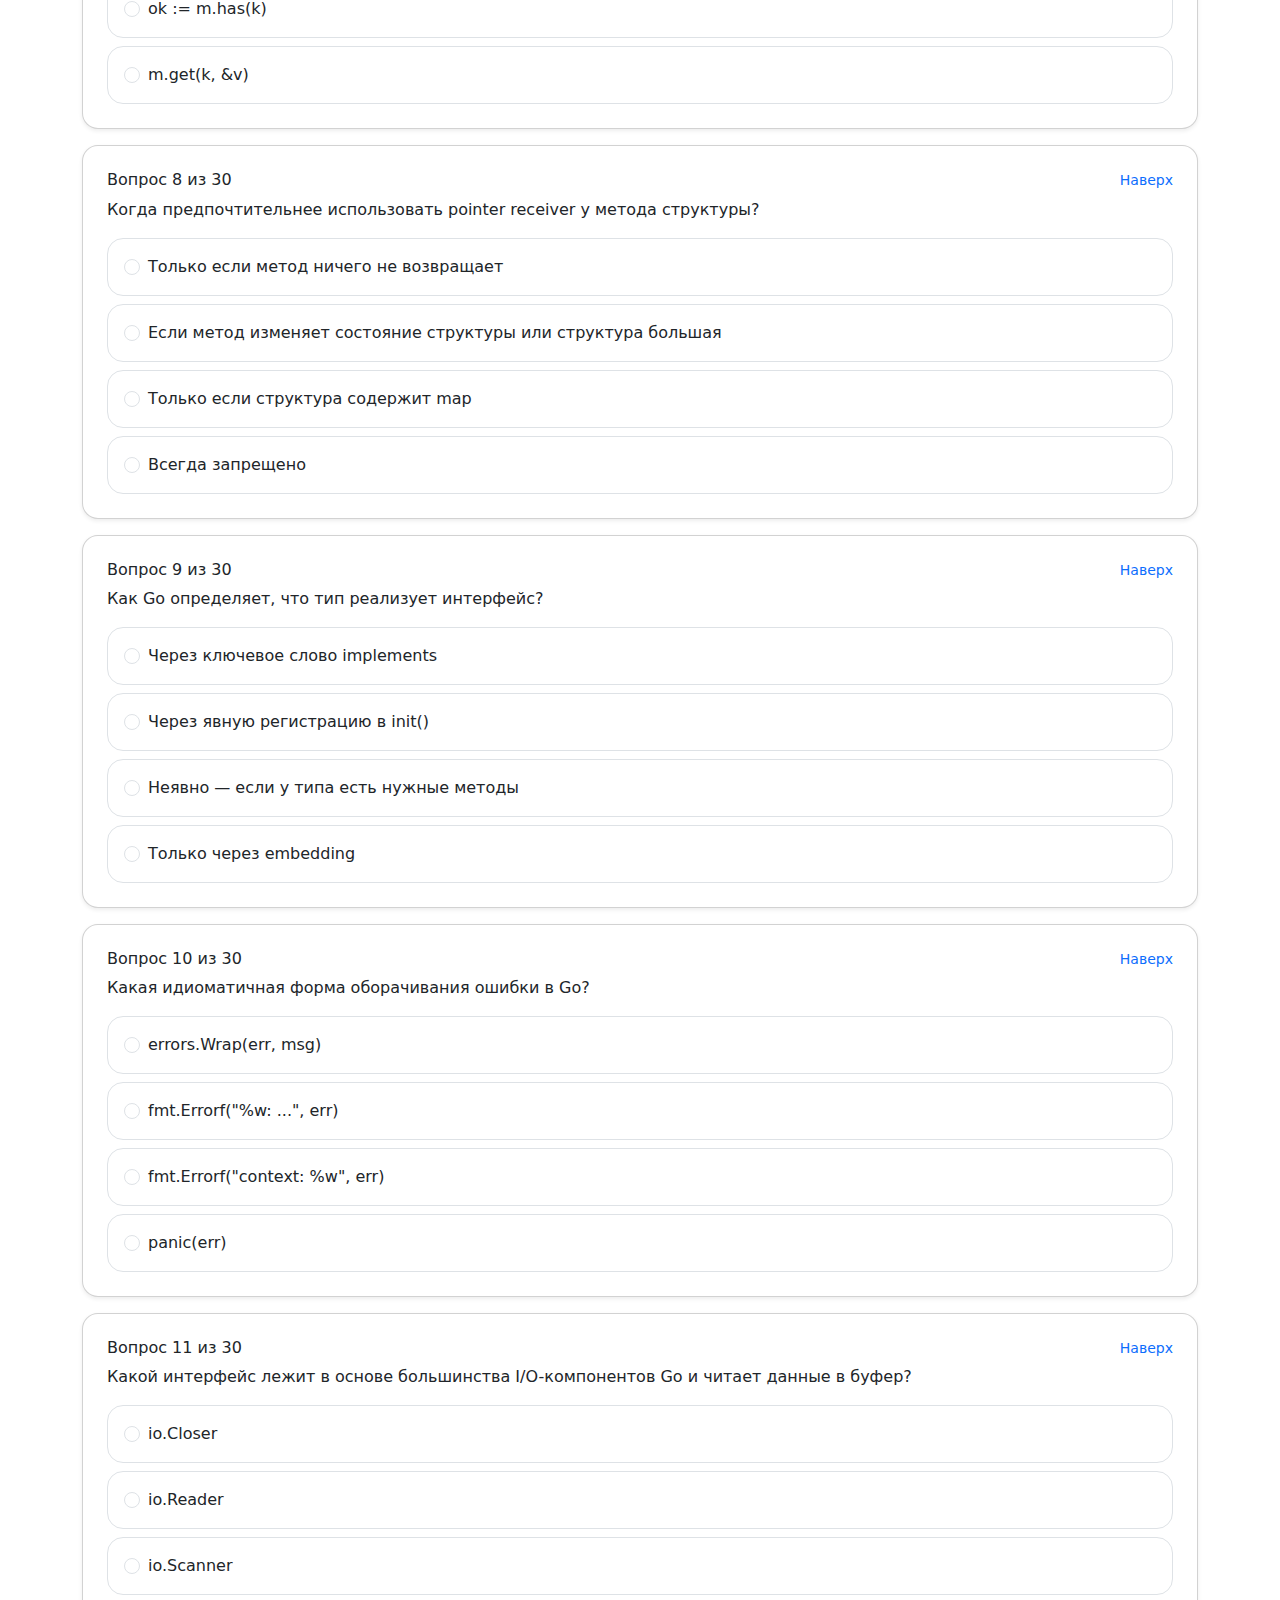
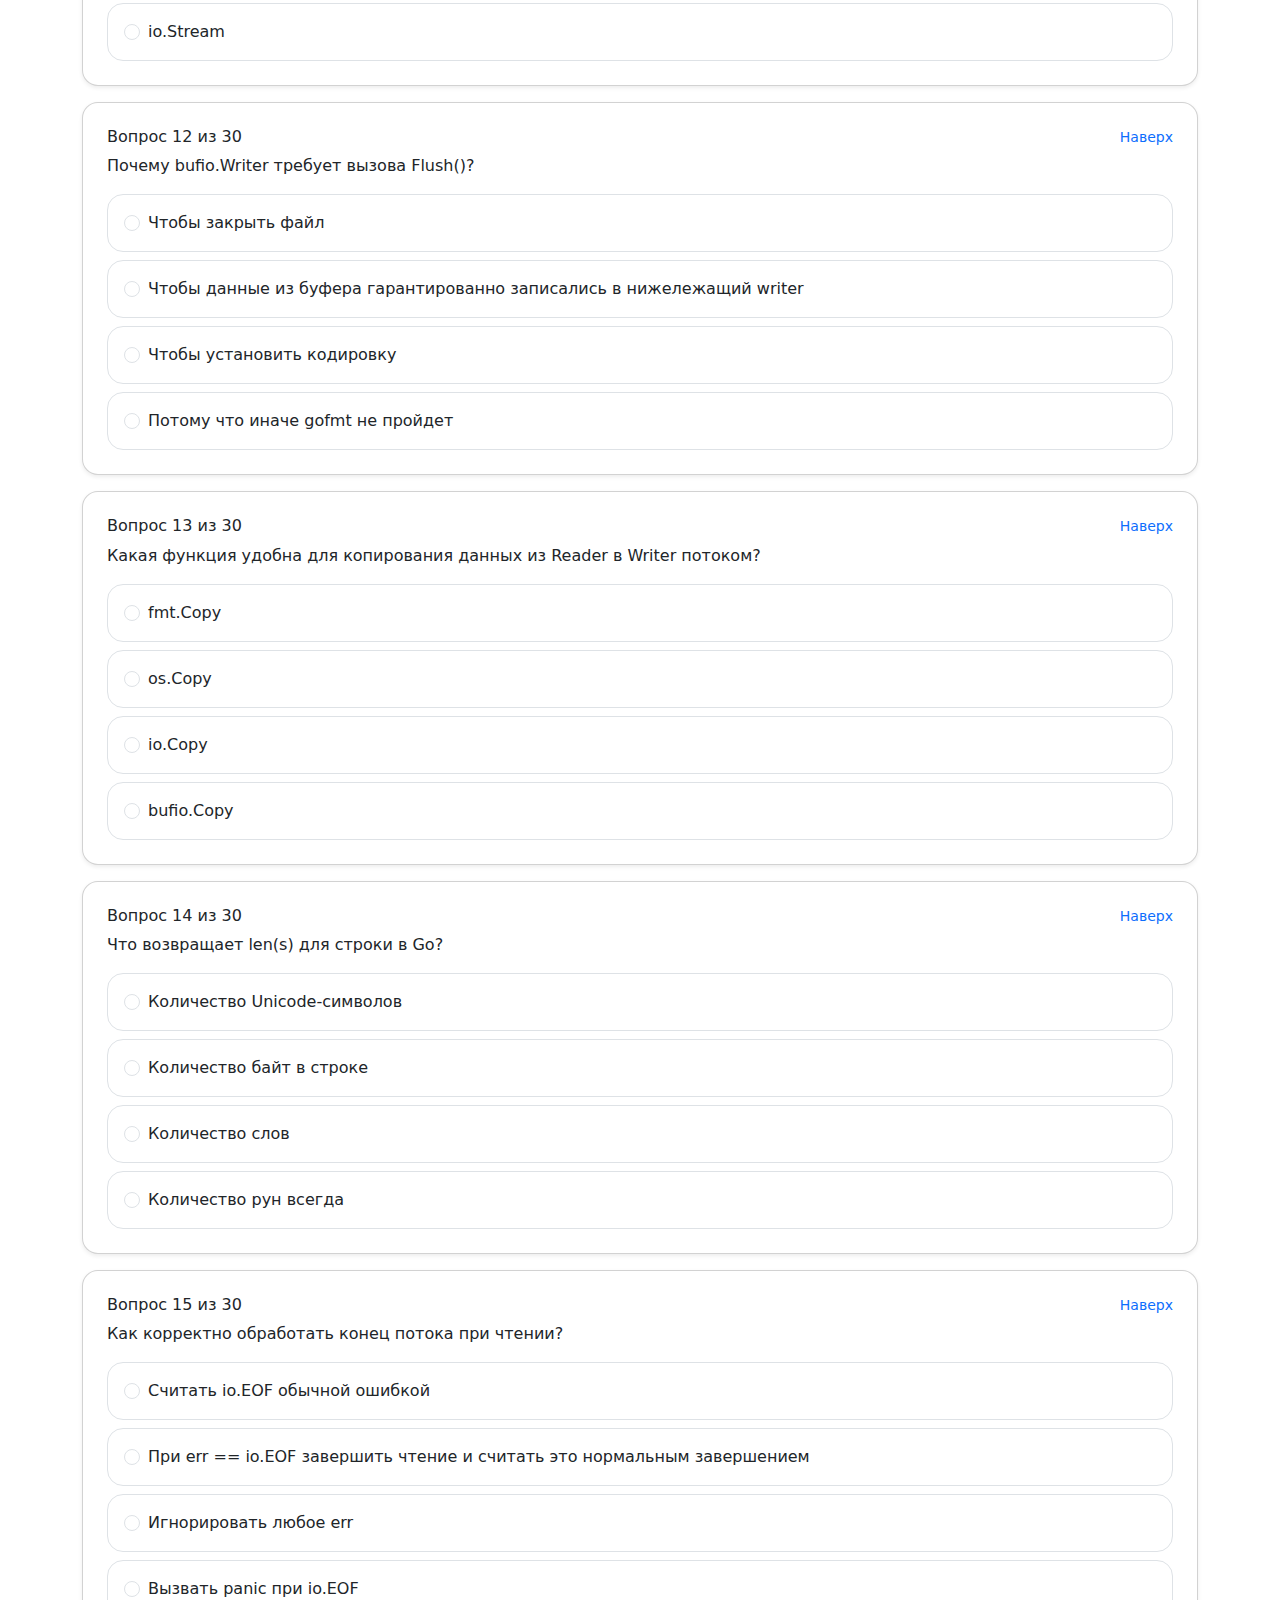
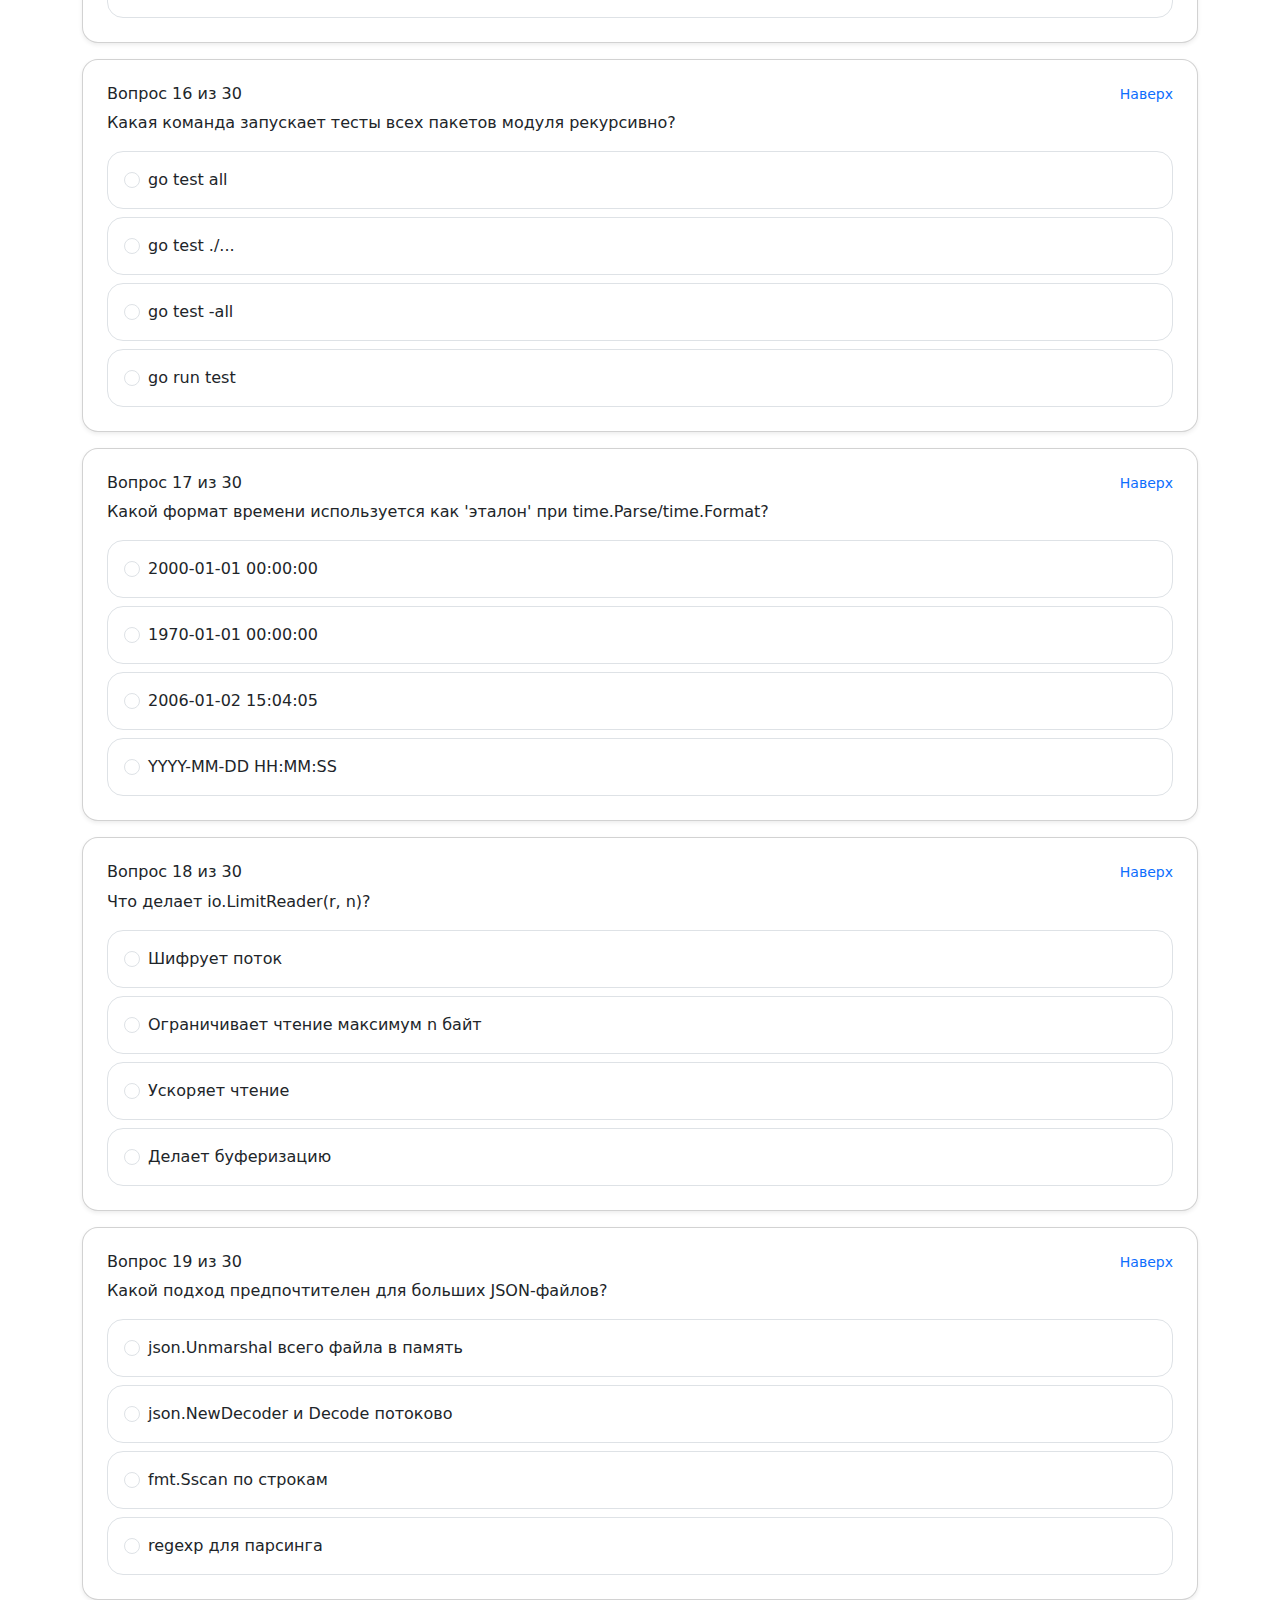
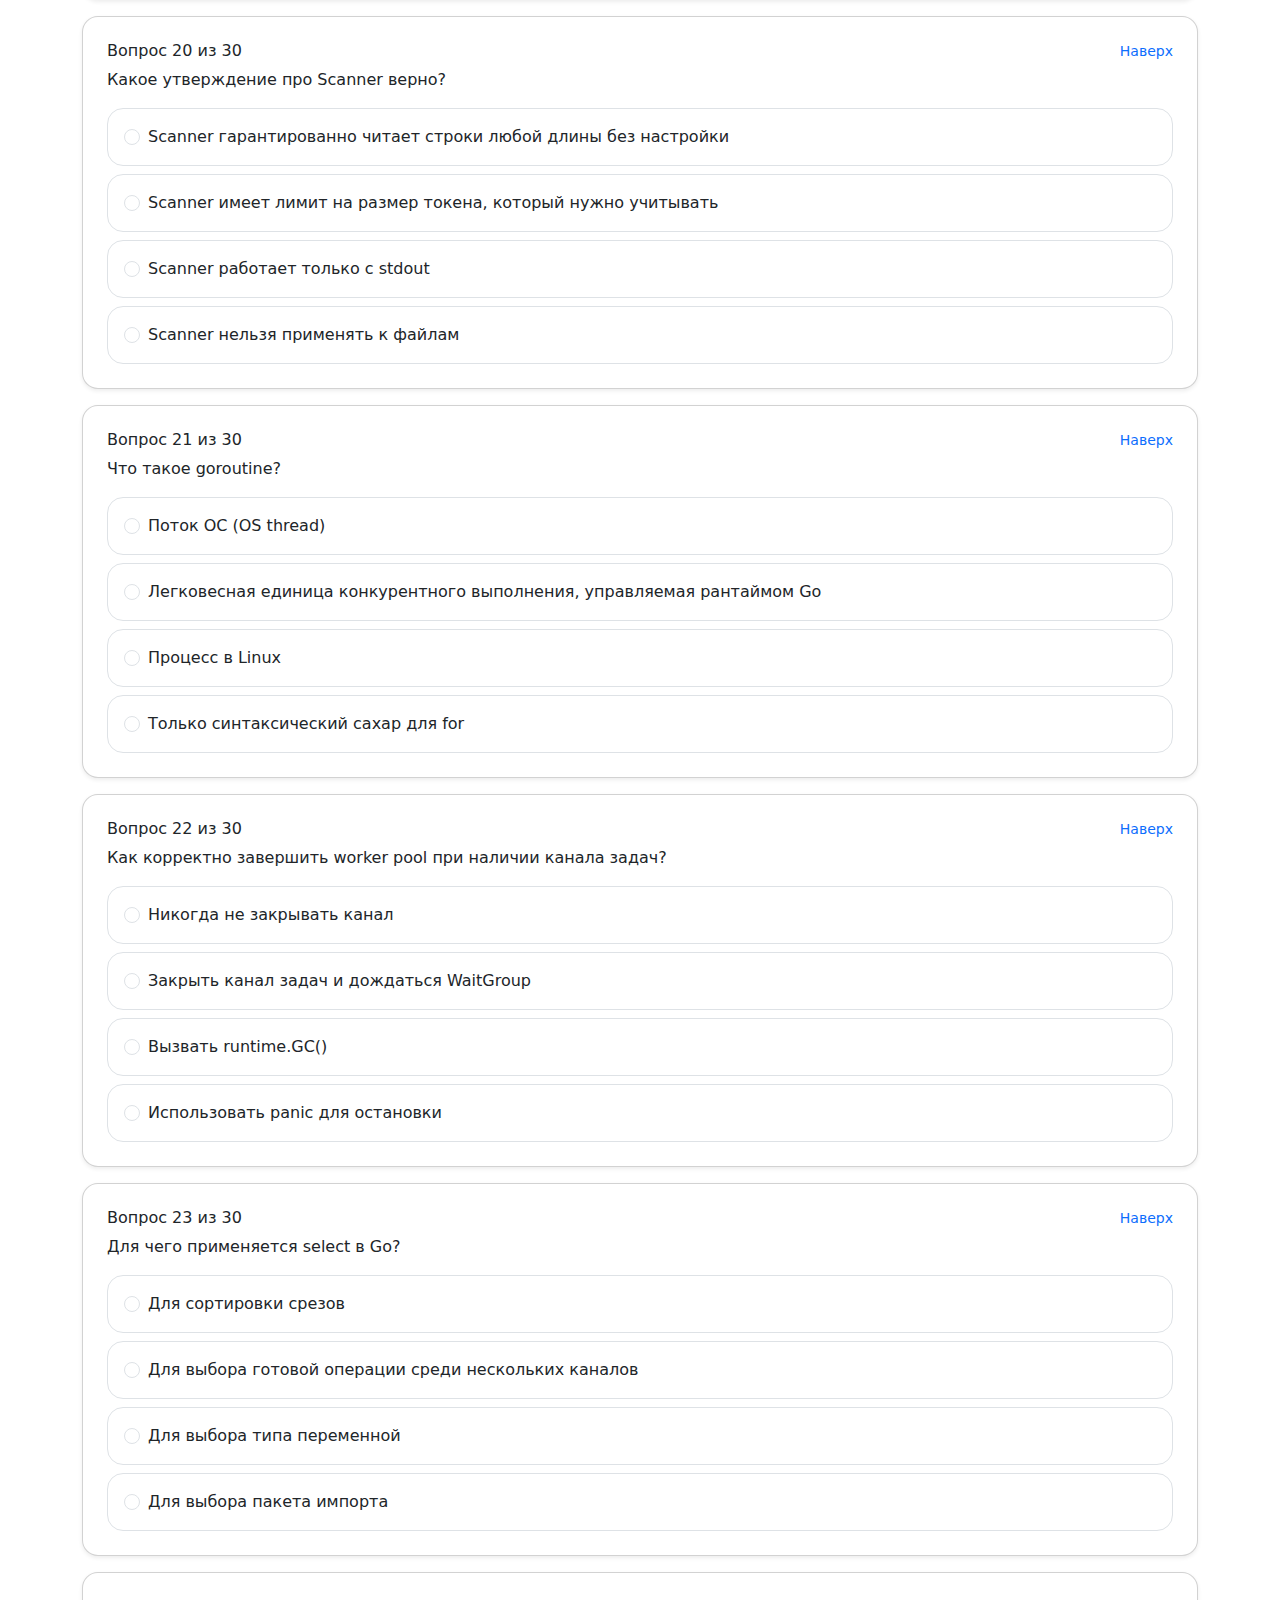
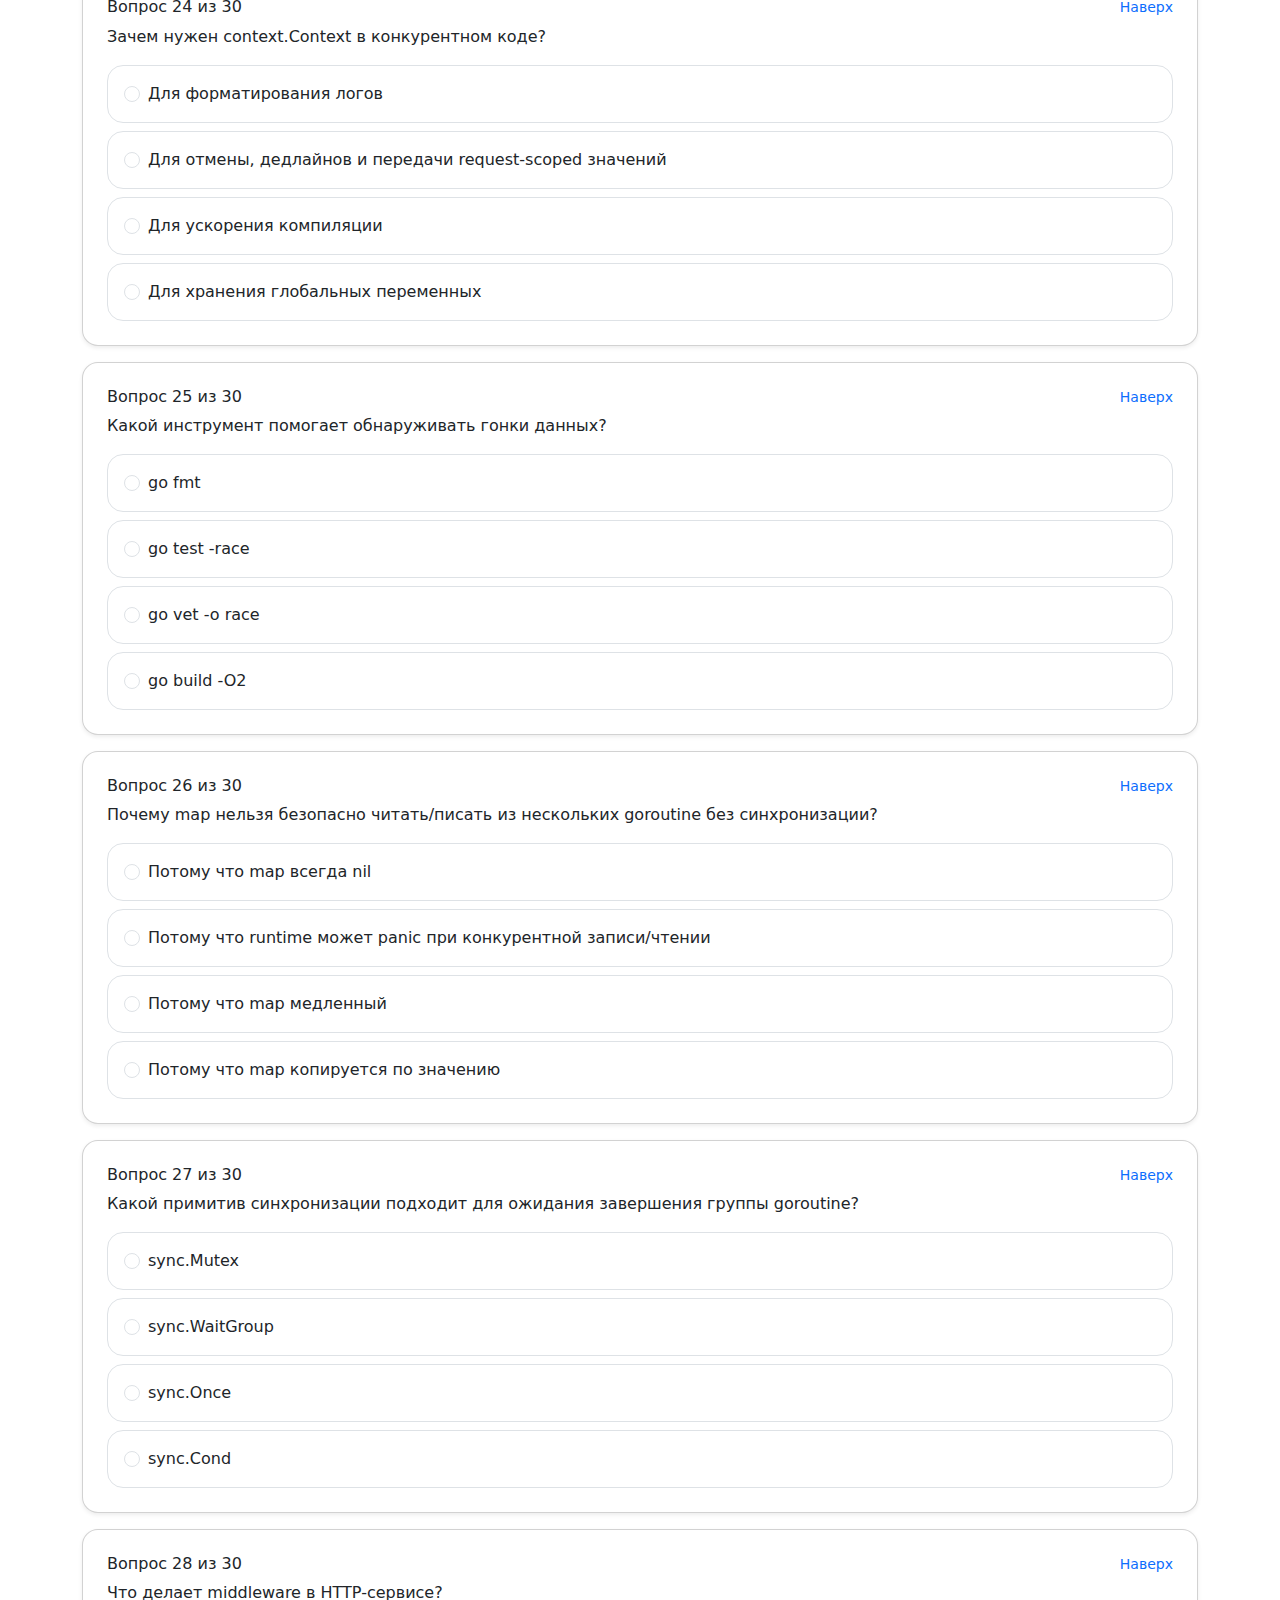
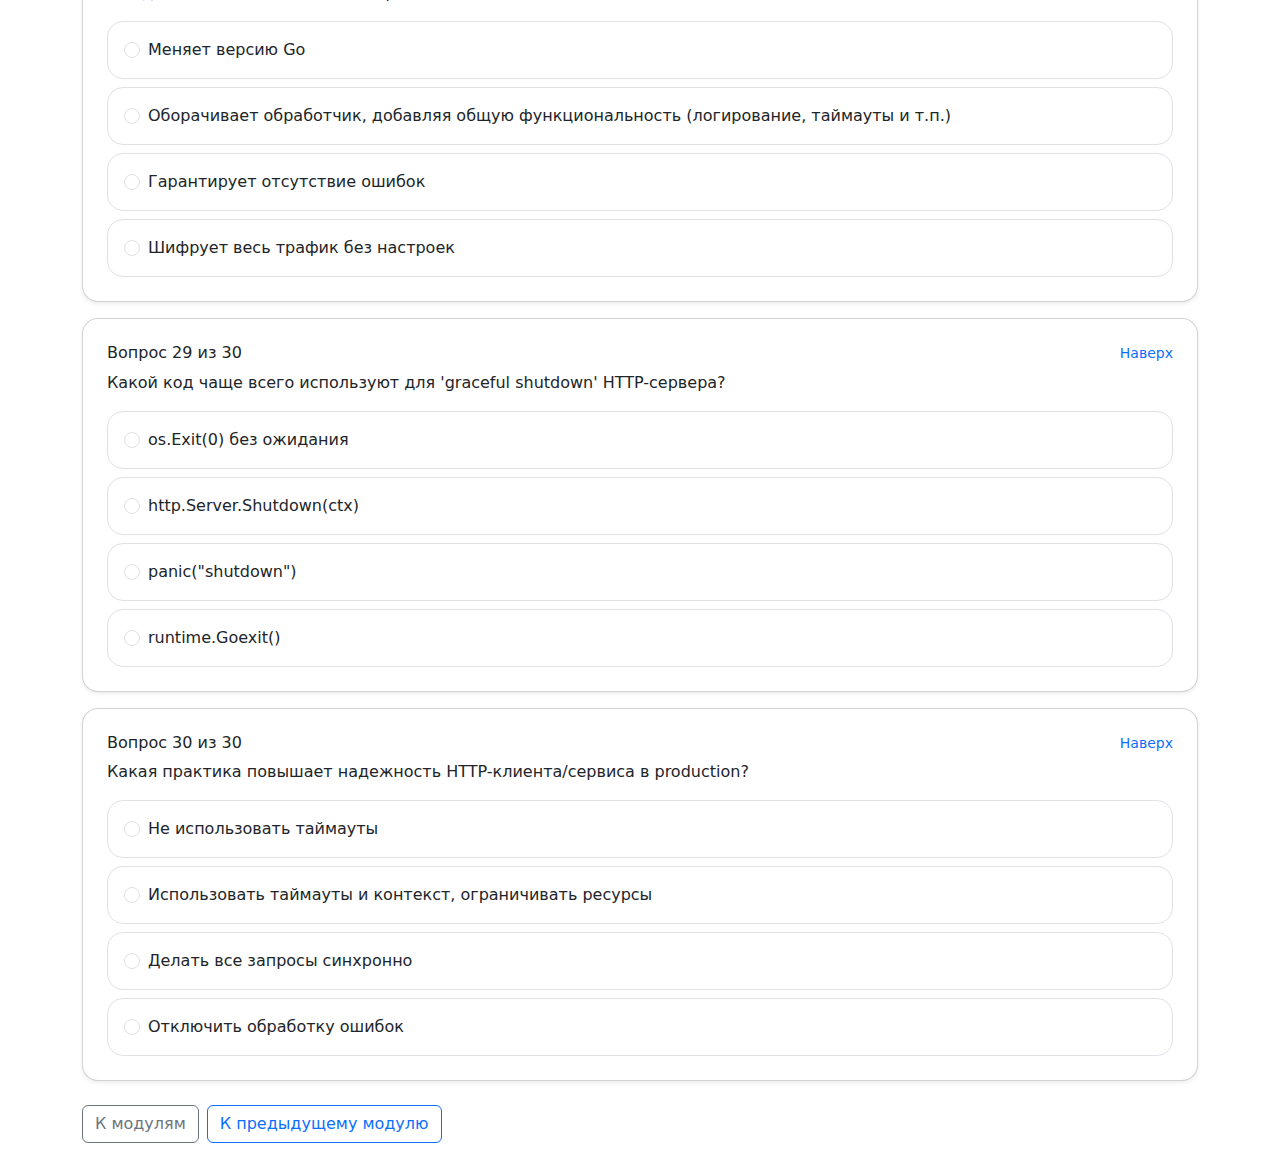
<file: course/module-7.html>
<!doctype html>
<html lang="ru">
<head>
  <meta charset="utf-8" />
  <meta name="viewport" content="width=device-width, initial-scale=1" />
  <title>Модуль 7 — Тест по Go (30 вопросов)</title>

  <link href="https://cdn.jsdelivr.net/npm/bootstrap@5.3.3/dist/css/bootstrap.min.css" rel="stylesheet">

  <style>
    .timer-badge { font-variant-numeric: tabular-nums; }
    .question-card { scroll-margin-top: 96px; }
  </style>
</head>
<body id="top">

<nav class="navbar navbar-expand-lg bg-white border-bottom sticky-top">
  <div class="container">
    <a class="navbar-brand fw-semibold" href="index.html">ЭУМК Go</a>
    <button class="navbar-toggler" type="button" data-bs-toggle="collapse" data-bs-target="#topNav">
      <span class="navbar-toggler-icon"></span>
    </button>
    <div class="collapse navbar-collapse" id="topNav">
      <ul class="navbar-nav ms-auto gap-1">
        <li class="nav-item"><a class="nav-link" href="index.html#structure">Модули</a></li>
        <li class="nav-item"><a class="nav-link" href="index.html#requirements">ПО</a></li>
      </ul>
    </div>
  </div>
</nav>

<main class="py-4">
  <div class="container">
    <nav aria-label="breadcrumb" class="mb-3">
      <ol class="breadcrumb">
        <li class="breadcrumb-item"><a href="index.html">Главная</a></li>
        <li class="breadcrumb-item active" aria-current="page">Модуль 7 — Тестирование</li>
      </ol>
    </nav>

    <!-- Test header -->
    <div class="card rounded-4 shadow-sm mb-4">
      <div class="card-body p-4 p-md-5">
        <div class="d-flex flex-wrap justify-content-between align-items-start gap-3">
          <div>
            <div class="badge text-bg-primary mb-2">Тип 2</div>
            <h1 class="h3 mb-1">Тест по Go: основы, I/O и конкурентность</h1>
            <p class="text-secondary mb-0">
              Тип теста: <strong>теоретический</strong>. Ответ на каждый вопрос — один вариант из четырёх.
            </p>
          </div>

          <div class="text-end">
            <div class="d-flex flex-wrap gap-2 justify-content-end">
              <span class="badge text-bg-light border text-dark">Вопросов: <span id="metaQuestions">30</span></span>
              <span class="badge text-bg-light border text-dark">Время: <span id="metaTime">20:00</span></span>
              <span class="badge text-bg-light border text-dark">Проходной балл: <span id="metaPass">70%</span></span>
              <span class="badge text-bg-info timer-badge" id="timerBadge">⏱ 20:00</span>
            </div>
          </div>
        </div>

        <hr class="my-4">

        <!-- Instructions -->
        <h2 class="h5 mb-3">Инструкции</h2>
        <ul class="text-secondary mb-4">
          <li>Нажми «Завершить», когда готов — или тест завершится автоматически по таймеру.</li>
          <li>Можно пропускать вопросы и вернуться позже.</li>
          <li>Засчитывается только один выбранный вариант ответа на вопрос.</li>
          <li>Кнопка «Начать заново» сбрасывает ответы и таймер.</li>
        </ul>

        <div class="d-flex flex-wrap gap-2">
          <button class="btn btn-outline-secondary" id="btnReset">Начать заново</button>
          <button class="btn btn-primary" id="btnFinish">Завершить</button>
        </div>
      </div>
    </div>

    <!-- Questions container -->
    <div id="questions"></div>

    <div class="mt-4 d-flex flex-wrap gap-2">
      <a class="btn btn-outline-secondary" href="index.html#structure">К модулям</a>
      <a class="btn btn-outline-primary" href="module-6.html">К предыдущему модулю</a>
    </div>
  </div>
</main>

<!-- Result modal -->
<div class="modal fade" id="resultModal" tabindex="-1" aria-hidden="true">
  <div class="modal-dialog modal-dialog-centered">
    <div class="modal-content rounded-4">
      <div class="modal-header">
        <h5 class="modal-title">Результаты теста</h5>
        <button type="button" class="btn-close" data-bs-dismiss="modal" aria-label="Закрыть"></button>
      </div>
      <div class="modal-body">
        <div class="p-3 bg-light rounded-4">
          <div class="d-flex justify-content-between">
            <span class="text-secondary">Правильных:</span>
            <strong><span id="resCorrect">0</span>/<span id="resTotal">30</span></strong>
          </div>
          <div class="d-flex justify-content-between">
            <span class="text-secondary">Процент:</span>
            <strong><span id="resPercent">0</span>%</strong>
          </div>
          <div class="d-flex justify-content-between">
            <span class="text-secondary">Статус:</span>
            <strong id="resStatus">—</strong>
          </div>
        </div>

        <div class="alert alert-primary mt-3 mb-0 rounded-4" id="resHint"></div>
      </div>
      <div class="modal-footer">
        <button class="btn btn-outline-secondary" data-bs-dismiss="modal">Закрыть</button>
        <a class="btn btn-primary" href="module-8.html">Следующий модуль</a>
      </div>
    </div>
  </div>
</div>

<script src="https://cdn.jsdelivr.net/npm/bootstrap@5.3.3/dist/js/bootstrap.bundle.min.js"></script>
<script>
  // ====== CONFIG ======
  const TEST = {
    totalQuestions: 30,
    durationSec: 20 * 60, // 20 минут
    passPercent: 70,
    type: "теоретический"
  };

  // ====== QUESTIONS ======
  const questionsData = [{"id": 1, "text": "Какая команда инициализирует новый Go-модуль в текущей папке?", "options": ["go init", "go mod init", "go get", "go env"], "correctIndex": 1}, {"id": 2, "text": "Что означает шаблон пути './...' в командах go (например, 'go test ./...')?", "options": ["Только текущий файл", "Только текущий пакет", "Текущий пакет и все подпакеты рекурсивно", "Все зависимости из кэша модулей"], "correctIndex": 2}, {"id": 3, "text": "Какое утверждение про gofmt верно?", "options": ["Это необязательный линтер", "Он форматирует код по единому стандарту и считается обязательной практикой", "Он оптимизирует производительность", "Он генерирует документацию"], "correctIndex": 1}, {"id": 4, "text": "Какая особенность краткого объявления ':=' верна?", "options": ["Можно использовать только на уровне пакета", "Можно использовать только внутри функций", "Всегда требует явного типа справа", "Запрещено в if/for"], "correctIndex": 1}, {"id": 5, "text": "Что произойдет при попытке записать в nil-map: var m map[string]int; m[\"x\"]=1 ?", "options": ["Ничего, ключ добавится", "Будет panic", "Вернется error", "Запись проигнорируется"], "correctIndex": 1}, {"id": 6, "text": "Что копируется при присваивании одного среза другому: b := a ?", "options": ["Копируются все элементы массива", "Копируется только заголовок среза (указатель/len/cap)", "Создается новый backing array всегда", "Копируются только первые len/2 элементов"], "correctIndex": 1}, {"id": 7, "text": "Как безопасно получить значение из map и понять, был ли ключ?", "options": ["v := m[k]; if v==0 ...", "v, ok := m[k]", "ok := m.has(k)", "m.get(k, &v)"], "correctIndex": 1}, {"id": 8, "text": "Когда предпочтительнее использовать pointer receiver у метода структуры?", "options": ["Только если метод ничего не возвращает", "Если метод изменяет состояние структуры или структура большая", "Только если структура содержит map", "Всегда запрещено"], "correctIndex": 1}, {"id": 9, "text": "Как Go определяет, что тип реализует интерфейс?", "options": ["Через ключевое слово implements", "Через явную регистрацию в init()", "Неявно — если у типа есть нужные методы", "Только через embedding"], "correctIndex": 2}, {"id": 10, "text": "Какая идиоматичная форма оборачивания ошибки в Go?", "options": ["errors.Wrap(err, msg)", "fmt.Errorf(\"%w: ...\", err)", "fmt.Errorf(\"context: %w\", err)", "panic(err)"], "correctIndex": 2}, {"id": 11, "text": "Какой интерфейс лежит в основе большинства I/O-компонентов Go и читает данные в буфер?", "options": ["io.Closer", "io.Reader", "io.Scanner", "io.Stream"], "correctIndex": 1}, {"id": 12, "text": "Почему bufio.Writer требует вызова Flush()?", "options": ["Чтобы закрыть файл", "Чтобы данные из буфера гарантированно записались в нижележащий writer", "Чтобы установить кодировку", "Потому что иначе gofmt не пройдет"], "correctIndex": 1}, {"id": 13, "text": "Какая функция удобна для копирования данных из Reader в Writer потоком?", "options": ["fmt.Copy", "os.Copy", "io.Copy", "bufio.Copy"], "correctIndex": 2}, {"id": 14, "text": "Что возвращает len(s) для строки в Go?", "options": ["Количество Unicode-символов", "Количество байт в строке", "Количество слов", "Количество рун всегда"], "correctIndex": 1}, {"id": 15, "text": "Как корректно обработать конец потока при чтении?", "options": ["Считать io.EOF обычной ошибкой", "При err == io.EOF завершить чтение и считать это нормальным завершением", "Игнорировать любое err", "Вызвать panic при io.EOF"], "correctIndex": 1}, {"id": 16, "text": "Какая команда запускает тесты всех пакетов модуля рекурсивно?", "options": ["go test all", "go test ./...", "go test -all", "go run test"], "correctIndex": 1}, {"id": 17, "text": "Какой формат времени используется как 'эталон' при time.Parse/time.Format?", "options": ["2000-01-01 00:00:00", "1970-01-01 00:00:00", "2006-01-02 15:04:05", "YYYY-MM-DD HH:MM:SS"], "correctIndex": 2}, {"id": 18, "text": "Что делает io.LimitReader(r, n)?", "options": ["Шифрует поток", "Ограничивает чтение максимум n байт", "Ускоряет чтение", "Делает буферизацию"], "correctIndex": 1}, {"id": 19, "text": "Какой подход предпочтителен для больших JSON-файлов?", "options": ["json.Unmarshal всего файла в память", "json.NewDecoder и Decode потоково", "fmt.Sscan по строкам", "regexp для парсинга"], "correctIndex": 1}, {"id": 20, "text": "Какое утверждение про Scanner верно?", "options": ["Scanner гарантированно читает строки любой длины без настройки", "Scanner имеет лимит на размер токена, который нужно учитывать", "Scanner работает только с stdout", "Scanner нельзя применять к файлам"], "correctIndex": 1}, {"id": 21, "text": "Что такое goroutine?", "options": ["Поток ОС (OS thread)", "Легковесная единица конкурентного выполнения, управляемая рантаймом Go", "Процесс в Linux", "Только синтаксический сахар для for"], "correctIndex": 1}, {"id": 22, "text": "Как корректно завершить worker pool при наличии канала задач?", "options": ["Никогда не закрывать канал", "Закрыть канал задач и дождаться WaitGroup", "Вызвать runtime.GC()", "Использовать panic для остановки"], "correctIndex": 1}, {"id": 23, "text": "Для чего применяется select в Go?", "options": ["Для сортировки срезов", "Для выбора готовой операции среди нескольких каналов", "Для выбора типа переменной", "Для выбора пакета импорта"], "correctIndex": 1}, {"id": 24, "text": "Зачем нужен context.Context в конкурентном коде?", "options": ["Для форматирования логов", "Для отмены, дедлайнов и передачи request-scoped значений", "Для ускорения компиляции", "Для хранения глобальных переменных"], "correctIndex": 1}, {"id": 25, "text": "Какой инструмент помогает обнаруживать гонки данных?", "options": ["go fmt", "go test -race", "go vet -o race", "go build -O2"], "correctIndex": 1}, {"id": 26, "text": "Почему map нельзя безопасно читать/писать из нескольких goroutine без синхронизации?", "options": ["Потому что map всегда nil", "Потому что runtime может panic при конкурентной записи/чтении", "Потому что map медленный", "Потому что map копируется по значению"], "correctIndex": 1}, {"id": 27, "text": "Какой примитив синхронизации подходит для ожидания завершения группы goroutine?", "options": ["sync.Mutex", "sync.WaitGroup", "sync.Once", "sync.Cond"], "correctIndex": 1}, {"id": 28, "text": "Что делает middleware в HTTP-сервисе?", "options": ["Меняет версию Go", "Оборачивает обработчик, добавляя общую функциональность (логирование, таймауты и т.п.)", "Гарантирует отсутствие ошибок", "Шифрует весь трафик без настроек"], "correctIndex": 1}, {"id": 29, "text": "Какой код чаще всего используют для 'graceful shutdown' HTTP-сервера?", "options": ["os.Exit(0) без ожидания", "http.Server.Shutdown(ctx)", "panic(\"shutdown\")", "runtime.Goexit()"], "correctIndex": 1}, {"id": 30, "text": "Какая практика повышает надежность HTTP-клиента/сервиса в production?", "options": ["Не использовать таймауты", "Использовать таймауты и контекст, ограничивать ресурсы", "Делать все запросы синхронно", "Отключить обработку ошибок"], "correctIndex": 1}];

  // ====== STATE ======
  let remaining = TEST.durationSec;
  let timerId = null;
  const answers = new Map(); // qid -> chosenIndex

  // ====== HELPERS ======
  const pad2 = (n) => String(n).padStart(2, "0");
  const fmtTime = (sec) => `${pad2(Math.floor(sec / 60))}:${pad2(sec % 60)}`;

  function setTimerBadge() {
    const badge = document.getElementById("timerBadge");
    badge.textContent = `⏱ ${fmtTime(remaining)}`;

    badge.classList.remove("text-bg-info", "text-bg-warning", "text-bg-danger");
    if (remaining <= 60) badge.classList.add("text-bg-danger");
    else if (remaining <= 5 * 60) badge.classList.add("text-bg-warning");
    else badge.classList.add("text-bg-info");
  }

  function startTimer() {
    stopTimer();
    remaining = TEST.durationSec;
    setTimerBadge();
    timerId = setInterval(() => {
      remaining--;
      setTimerBadge();
      if (remaining <= 0) {
        stopTimer();
        finishTest(true);
      }
    }, 1000);
  }

  function stopTimer() {
    if (timerId) clearInterval(timerId);
    timerId = null;
  }

  function renderQuestions() {
    const wrap = document.getElementById("questions");
    wrap.innerHTML = "";

    questionsData.forEach((q) => {
      const card = document.createElement("div");
      card.className = "card rounded-4 shadow-sm mb-3 question-card";
      card.id = `q${q.id}`;

      const body = document.createElement("div");
      body.className = "card-body p-4";

      body.innerHTML = `
        <div class="d-flex flex-wrap justify-content-between gap-2 align-items-start">
          <h3 class="h6 mb-2">Вопрос ${q.id} из ${TEST.totalQuestions}</h3>
          <a class="small text-decoration-none" href="#top">Наверх</a>
        </div>
        <p class="mb-3">${q.text}</p>
        <div class="vstack gap-2" role="radiogroup" aria-label="Варианты ответа">
          ${q.options.map((opt, idx) => `
            <label class="border rounded-4 p-3 d-flex gap-2 align-items-start">
              <input class="form-check-input mt-1" type="radio" name="q_${q.id}" value="${idx}">
              <span>${opt}</span>
            </label>
          `).join("")}
        </div>
      `;

      card.appendChild(body);
      wrap.appendChild(card);

      const chosen = answers.get(q.id);
      if (chosen !== undefined) {
        const radio = card.querySelector(`input[type="radio"][value="${chosen}"]`);
        if (radio) radio.checked = true;
      }

      card.addEventListener("change", (e) => {
        const t = e.target;
        if (t && t.matches('input[type="radio"]')) {
          answers.set(q.id, Number(t.value));
        }
      });
    });
  }

  function calculate() {
    let correct = 0;
    questionsData.forEach((q) => {
      const chosen = answers.get(q.id);
      if (chosen === q.correctIndex) correct++;
    });
    const percent = Math.round((correct / TEST.totalQuestions) * 100);
    const passed = percent >= TEST.passPercent;
    return { correct, percent, passed };
  }

  function finishTest(isAuto = false) {
    stopTimer();
    const { correct, percent, passed } = calculate();

    document.getElementById("resCorrect").textContent = String(correct);
    document.getElementById("resTotal").textContent = String(TEST.totalQuestions);
    document.getElementById("resPercent").textContent = String(percent);
    document.getElementById("resStatus").textContent = passed ? "Зачёт" : "Не зачёт";

    const hint = document.getElementById("resHint");
    if (passed) {
      hint.textContent = "Зачёт. Можно переходить к следующему модулю.";
    } else {
      hint.textContent = "Не зачёт. Рекомендуется повторить материалы и пройти тест ещё раз.";
    }

    const modal = new bootstrap.Modal(document.getElementById("resultModal"));
    modal.show();
  }

  function resetTest() {
    answers.clear();
    renderQuestions();
    startTimer();
    window.scrollTo({ top: 0, behavior: "smooth" });
  }

  // ====== INIT ======
  document.getElementById("metaQuestions").textContent = TEST.totalQuestions;
  document.getElementById("metaTime").textContent = fmtTime(TEST.durationSec);
  document.getElementById("metaPass").textContent = TEST.passPercent + "%";
  setTimerBadge();

  renderQuestions();
  startTimer();

  document.getElementById("btnFinish").addEventListener("click", () => finishTest(false));
  document.getElementById("btnReset").addEventListener("click", () => resetTest());
</script>
</body>
</html>
</file>
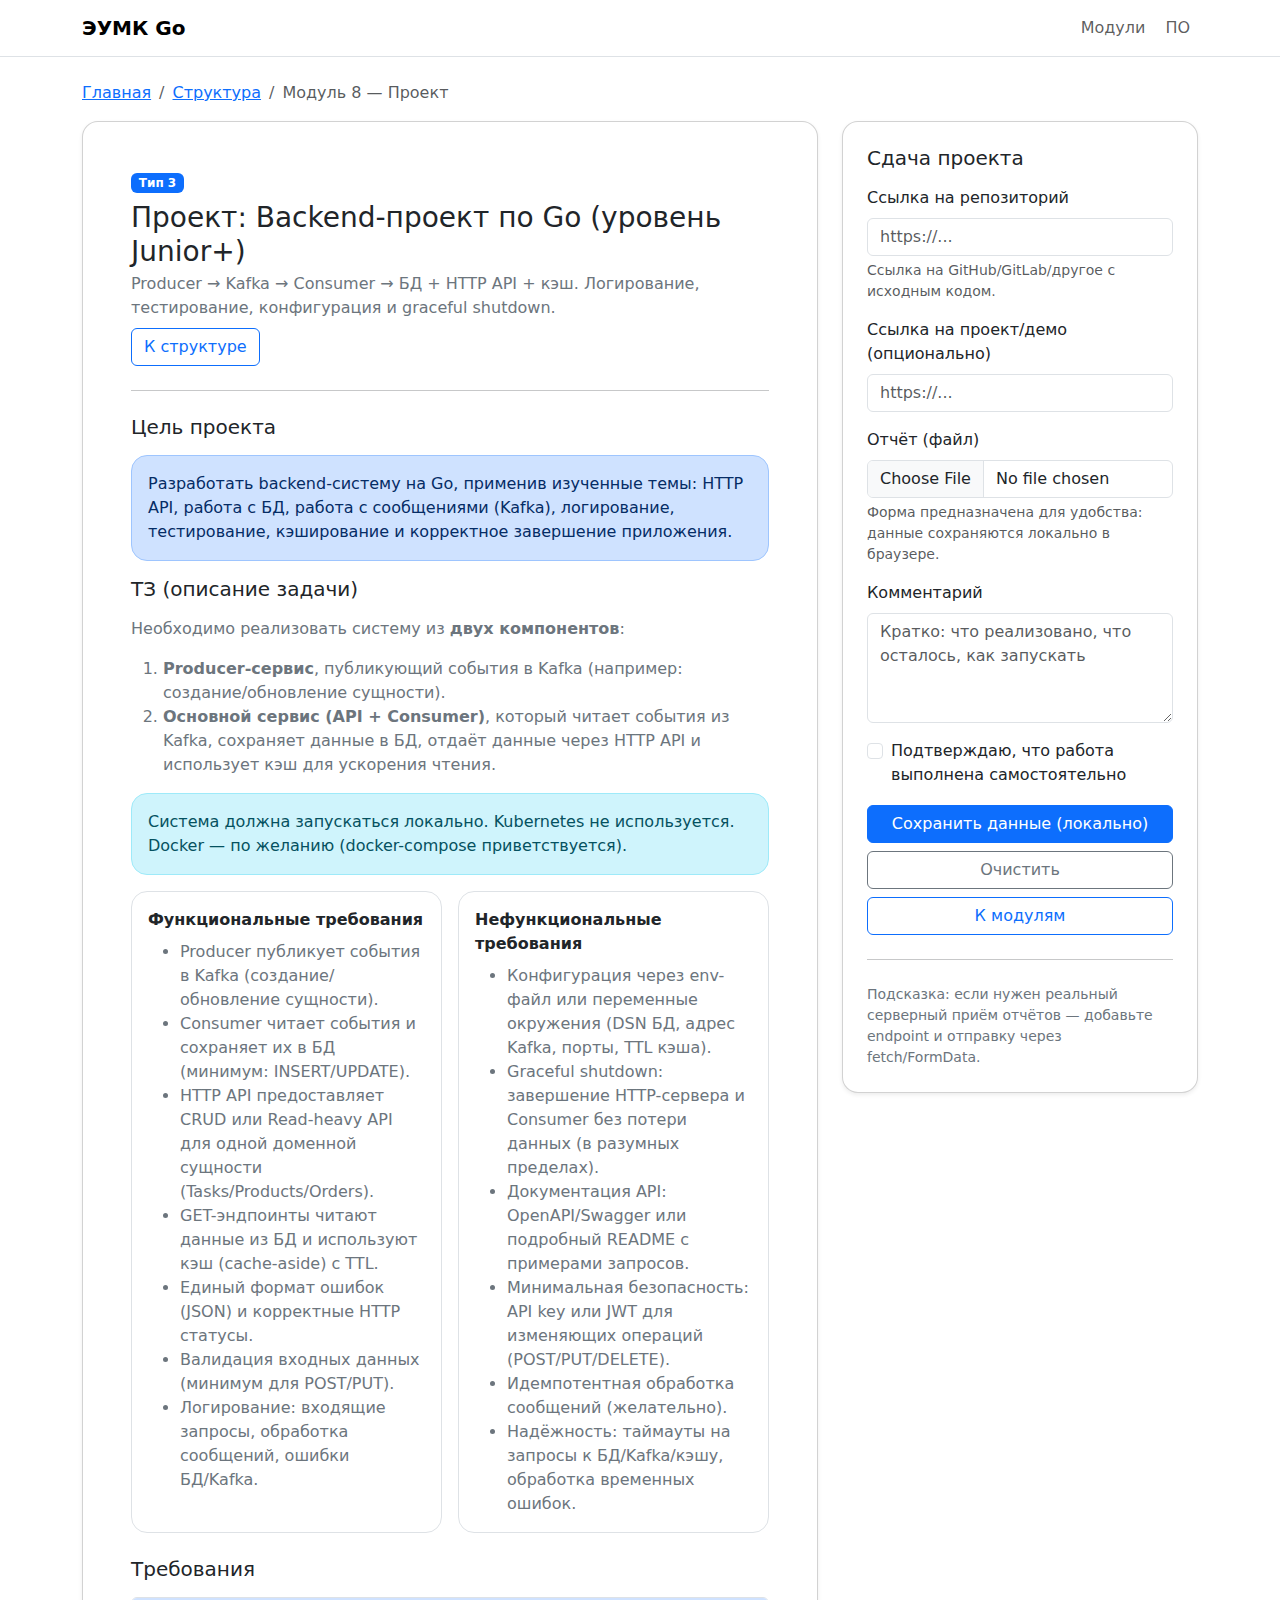
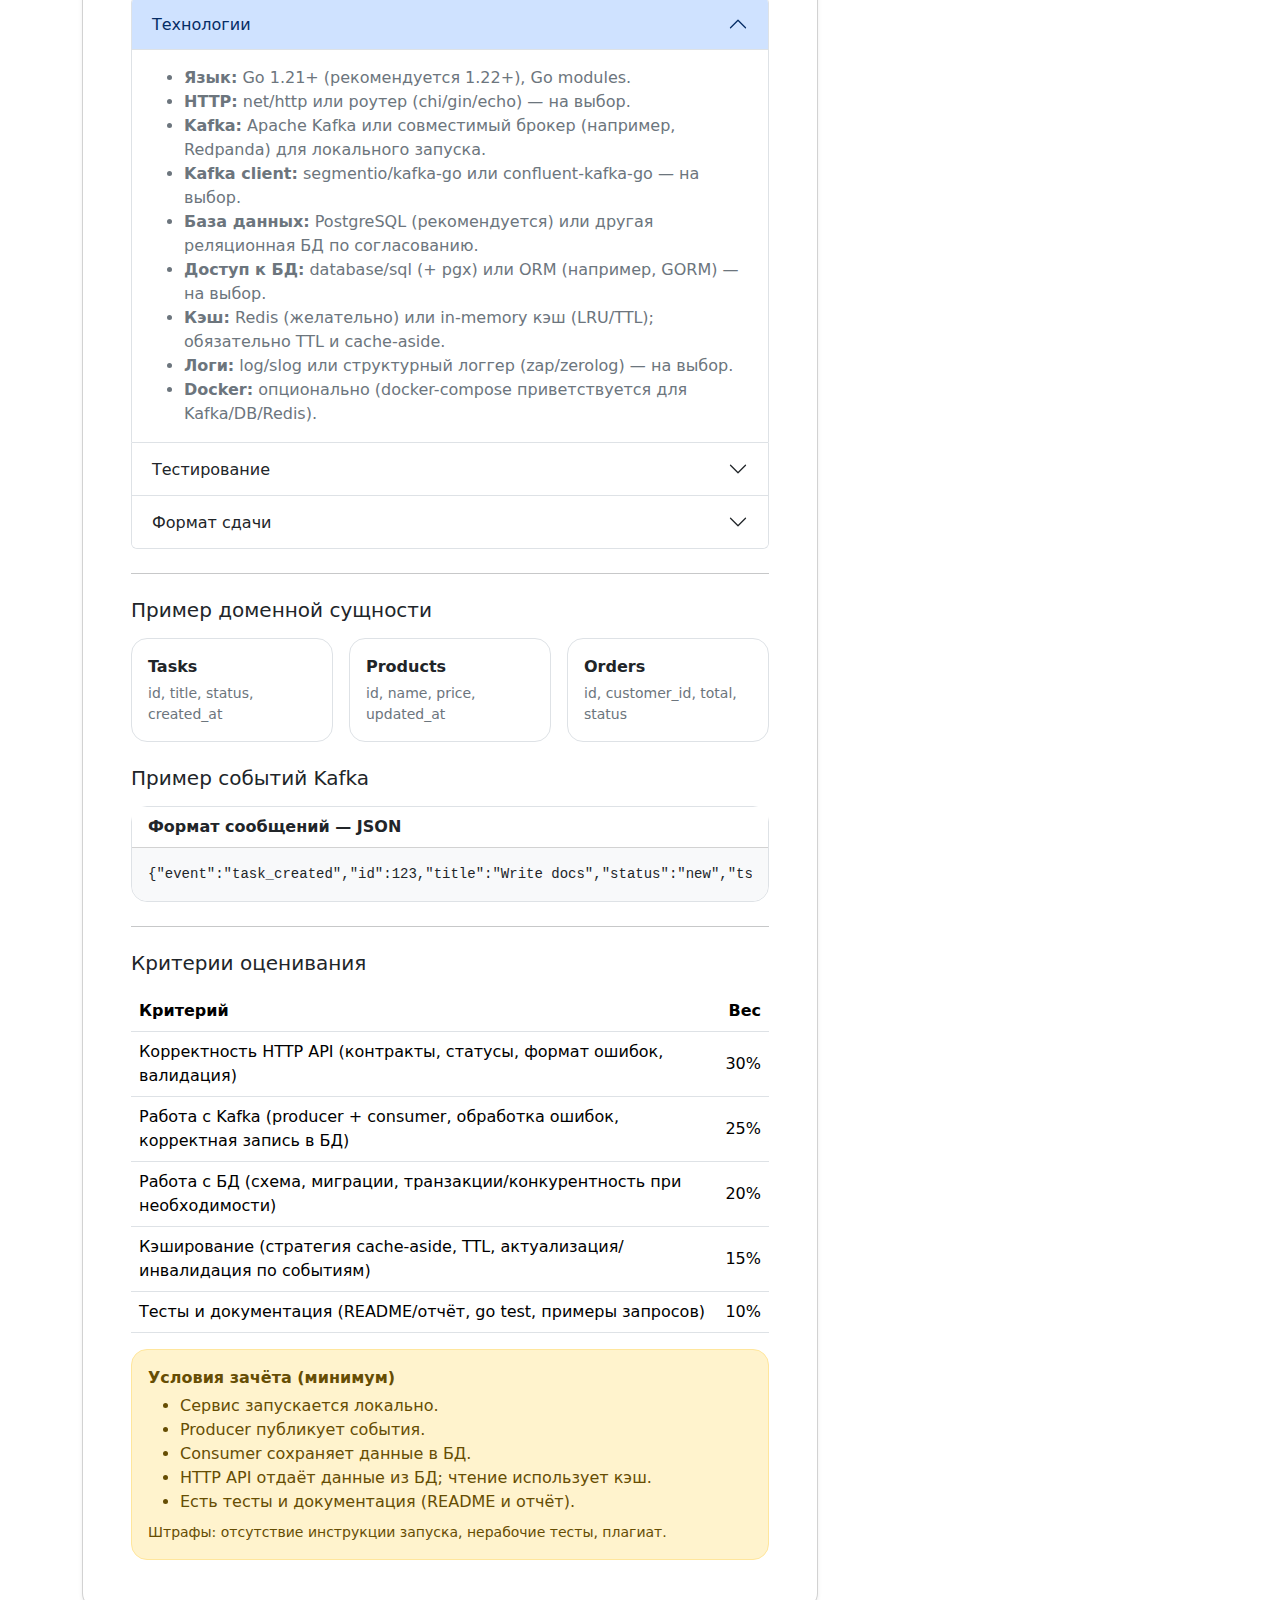
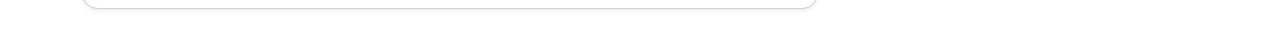
<file: course/module-8.html>
<!doctype html>
<html lang="ru">
<head>
  <meta charset="utf-8" />
  <meta name="viewport" content="width=device-width, initial-scale=1" />
  <title>Модуль 8 — Проект: Backend-проект по Go (Junior+)</title>

  <link href="https://cdn.jsdelivr.net/npm/bootstrap@5.3.3/dist/css/bootstrap.min.css" rel="stylesheet">

  <style>
    .mono { font-variant-numeric: tabular-nums; }
  </style>
</head>
<body>

<nav class="navbar navbar-expand-lg bg-white border-bottom sticky-top">
  <div class="container">
    <a class="navbar-brand fw-semibold" href="index.html">ЭУМК Go</a>
    <button class="navbar-toggler" type="button" data-bs-toggle="collapse" data-bs-target="#topNav">
      <span class="navbar-toggler-icon"></span>
    </button>
    <div class="collapse navbar-collapse" id="topNav">
      <ul class="navbar-nav ms-auto gap-1">
        <li class="nav-item"><a class="nav-link" href="index.html#structure">Модули</a></li>
        <li class="nav-item"><a class="nav-link" href="index.html#requirements">ПО</a></li>
      </ul>
    </div>
  </div>
</nav>

<main class="py-4">
  <div class="container">
    <nav aria-label="breadcrumb" class="mb-3">
      <ol class="breadcrumb">
        <li class="breadcrumb-item"><a href="index.html">Главная</a></li>
        <li class="breadcrumb-item"><a href="index.html#structure">Структура</a></li>
        <li class="breadcrumb-item active" aria-current="page">Модуль 8 — Проект</li>
      </ol>
    </nav>

    <div class="row g-4">
      <!-- Left: Spec -->
      <section class="col-lg-8">
        <div class="card rounded-4 shadow-sm">
          <div class="card-body p-4 p-md-5">
            <div class="d-flex flex-wrap justify-content-between align-items-start gap-2">
              <div>
                <div class="badge text-bg-primary mb-2">Тип 3</div>
                <h1 class="h3 mb-1">Проект: Backend-проект по Go (уровень Junior+)</h1>
                <p class="text-secondary mb-0">
                  Producer → Kafka → Consumer → БД + HTTP API + кэш. Логирование, тестирование, конфигурация и graceful shutdown.
                </p>
              </div>
              <a class="btn btn-outline-primary" href="index.html#structure">К структуре</a>
            </div>

            <hr class="my-4">

            <h2 class="h5 mb-3">Цель проекта</h2>
            <div class="alert alert-primary rounded-4">
              Разработать backend-систему на Go, применив изученные темы: HTTP API, работа с БД, работа с сообщениями (Kafka),
              логирование, тестирование, кэширование и корректное завершение приложения.
            </div>

            <h2 class="h5 mb-3">ТЗ (описание задачи)</h2>
            <p class="text-secondary">
              Необходимо реализовать систему из <strong>двух компонентов</strong>:
            </p>
            <ol class="text-secondary">
              <li><strong>Producer-сервис</strong>, публикующий события в Kafka (например: создание/обновление сущности).</li>
              <li><strong>Основной сервис (API + Consumer)</strong>, который читает события из Kafka, сохраняет данные в БД,
                отдаёт данные через HTTP API и использует кэш для ускорения чтения.</li>
            </ol>

            <div class="alert alert-info rounded-4">
              Система должна запускаться локально. Kubernetes не используется. Docker — по желанию (docker-compose приветствуется).
            </div>

            <div class="row g-3 mb-4">
              <div class="col-md-6">
                <div class="p-3 border rounded-4 h-100">
                  <div class="fw-semibold mb-2">Функциональные требования</div>
                  <ul class="text-secondary mb-0">
                    <li>Producer публикует события в Kafka (создание/обновление сущности).</li>
                    <li>Consumer читает события и сохраняет их в БД (минимум: INSERT/UPDATE).</li>
                    <li>HTTP API предоставляет CRUD или Read-heavy API для одной доменной сущности (Tasks/Products/Orders).</li>
                    <li>GET-эндпоинты читают данные из БД и используют кэш (cache-aside) с TTL.</li>
                    <li>Единый формат ошибок (JSON) и корректные HTTP статусы.</li>
                    <li>Валидация входных данных (минимум для POST/PUT).</li>
                    <li>Логирование: входящие запросы, обработка сообщений, ошибки БД/Kafka.</li>
                  </ul>
                </div>
              </div>
              <div class="col-md-6">
                <div class="p-3 border rounded-4 h-100">
                  <div class="fw-semibold mb-2">Нефункциональные требования</div>
                  <ul class="text-secondary mb-0">
                    <li>Конфигурация через env-файл или переменные окружения (DSN БД, адрес Kafka, порты, TTL кэша).</li>
                    <li>Graceful shutdown: завершение HTTP-сервера и Consumer без потери данных (в разумных пределах).</li>
                    <li>Документация API: OpenAPI/Swagger или подробный README с примерами запросов.</li>
                    <li>Минимальная безопасность: API key или JWT для изменяющих операций (POST/PUT/DELETE).</li>
                    <li>Идемпотентная обработка сообщений (желательно).</li>
                    <li>Надёжность: таймауты на запросы к БД/Kafka/кэшу, обработка временных ошибок.</li>
                  </ul>
                </div>
              </div>
            </div>

            <h2 class="h5 mb-3">Требования</h2>
            <div class="accordion" id="reqAcc">
              <div class="accordion-item">
                <h2 class="accordion-header">
                  <button class="accordion-button" type="button" data-bs-toggle="collapse" data-bs-target="#r1">
                    Технологии
                  </button>
                </h2>
                <div id="r1" class="accordion-collapse collapse show" data-bs-parent="#reqAcc">
                  <div class="accordion-body">
                    <ul class="mb-0 text-secondary">
                      <li><strong>Язык:</strong> Go 1.21+ (рекомендуется 1.22+), Go modules.</li>
                      <li><strong>HTTP:</strong> net/http или роутер (chi/gin/echo) — на выбор.</li>
                      <li><strong>Kafka:</strong> Apache Kafka или совместимый брокер (например, Redpanda) для локального запуска.</li>
                      <li><strong>Kafka client:</strong> segmentio/kafka-go или confluent-kafka-go — на выбор.</li>
                      <li><strong>База данных:</strong> PostgreSQL (рекомендуется) или другая реляционная БД по согласованию.</li>
                      <li><strong>Доступ к БД:</strong> database/sql (+ pgx) или ORM (например, GORM) — на выбор.</li>
                      <li><strong>Кэш:</strong> Redis (желательно) или in-memory кэш (LRU/TTL); обязательно TTL и cache-aside.</li>
                      <li><strong>Логи:</strong> log/slog или структурный логгер (zap/zerolog) — на выбор.</li>
                      <li><strong>Docker:</strong> опционально (docker-compose приветствуется для Kafka/DB/Redis).</li>
                    </ul>
                  </div>
                </div>
              </div>

              <div class="accordion-item">
                <h2 class="accordion-header">
                  <button class="accordion-button collapsed" type="button" data-bs-toggle="collapse" data-bs-target="#r2">
                    Тестирование
                  </button>
                </h2>
                <div id="r2" class="accordion-collapse collapse" data-bs-parent="#reqAcc">
                  <div class="accordion-body">
                    <ul class="mb-0 text-secondary">
                      <li>Unit-тесты для бизнес-логики (минимум: сервисный слой).</li>
                      <li>Тесты репозитория/хранилища: mock или integration тесты на реальной БД.</li>
                      <li>Тесты HTTP-обработчиков через <code>httptest</code>: статусы, формат ответов и ошибок.</li>
                      <li>Тестирование consumer-логики: минимум 1 тест обработки сообщения (можно с mock Kafka).</li>
                      <li>Команда <code>go test ./...</code> должна проходить без ошибок.</li>
                    </ul>
                  </div>
                </div>
              </div>

              <div class="accordion-item">
                <h2 class="accordion-header">
                  <button class="accordion-button collapsed" type="button" data-bs-toggle="collapse" data-bs-target="#r3">
                    Формат сдачи
                  </button>
                </h2>
                <div id="r3" class="accordion-collapse collapse" data-bs-parent="#reqAcc">
                  <div class="accordion-body">
                    <ul class="mb-0 text-secondary">
                      <li>Ссылка на репозиторий (GitHub/GitLab/другое) с исходным кодом.</li>
                      <li>Отчёт (PDF/DOCX/MD): архитектура, схема данных, описание сообщений Kafka, описание кэша, инструкция запуска.</li>
                      <li>README: запуск локально (и с Docker при наличии), примеры запросов (curl/HTTPie), описание конфигурации.</li>
                      <li>Опционально: скриншоты/примеры запросов и ответы сервиса.</li>
                    </ul>
                  </div>
                </div>
              </div>
            </div>

            <hr class="my-4">

            <h2 class="h5 mb-3">Пример доменной сущности</h2>
            <div class="row g-3 mb-4">
              <div class="col-md-4">
                <div class="p-3 border rounded-4 h-100">
                  <div class="fw-semibold mb-1">Tasks</div>
                  <div class="text-secondary small">id, title, status, created_at</div>
                </div>
              </div>
              <div class="col-md-4">
                <div class="p-3 border rounded-4 h-100">
                  <div class="fw-semibold mb-1">Products</div>
                  <div class="text-secondary small">id, name, price, updated_at</div>
                </div>
              </div>
              <div class="col-md-4">
                <div class="p-3 border rounded-4 h-100">
                  <div class="fw-semibold mb-1">Orders</div>
                  <div class="text-secondary small">id, customer_id, total, status</div>
                </div>
              </div>
            </div>

            <h2 class="h5 mb-3">Пример событий Kafka</h2>
            <div class="card rounded-4 border">
              <div class="card-header bg-white fw-semibold">Формат сообщений — JSON</div>
              <div class="card-body bg-light rounded-bottom-4">
<pre class="mb-0"><code>{"event":"task_created","id":123,"title":"Write docs","status":"new","ts":"2026-02-05T12:00:00Z"}</code></pre>
              </div>
            </div>

            <hr class="my-4">

            <h2 class="h5 mb-3">Критерии оценивания</h2>
            <div class="table-responsive">
              <table class="table align-middle">
                <thead>
                  <tr>
                    <th>Критерий</th>
                    <th class="text-end">Вес</th>
                  </tr>
                </thead>
                <tbody>
                  <tr>
                    <td>Корректность HTTP API (контракты, статусы, формат ошибок, валидация)</td>
                    <td class="text-end mono">30%</td>
                  </tr>
                  <tr>
                    <td>Работа с Kafka (producer + consumer, обработка ошибок, корректная запись в БД)</td>
                    <td class="text-end mono">25%</td>
                  </tr>
                  <tr>
                    <td>Работа с БД (схема, миграции, транзакции/конкурентность при необходимости)</td>
                    <td class="text-end mono">20%</td>
                  </tr>
                  <tr>
                    <td>Кэширование (стратегия cache-aside, TTL, актуализация/инвалидация по событиям)</td>
                    <td class="text-end mono">15%</td>
                  </tr>
                  <tr>
                    <td>Тесты и документация (README/отчёт, go test, примеры запросов)</td>
                    <td class="text-end mono">10%</td>
                  </tr>
                </tbody>
              </table>
            </div>

            <div class="alert alert-warning rounded-4 mb-0">
              <div class="fw-semibold mb-1">Условия зачёта (минимум)</div>
              <ul class="mb-0">
                <li>Сервис запускается локально.</li>
                <li>Producer публикует события.</li>
                <li>Consumer сохраняет данные в БД.</li>
                <li>HTTP API отдаёт данные из БД; чтение использует кэш.</li>
                <li>Есть тесты и документация (README и отчёт).</li>
              </ul>
              <div class="small mt-2">
                Штрафы: отсутствие инструкции запуска, нерабочие тесты, плагиат.
              </div>
            </div>
          </div>
        </div>
      </section>

      <!-- Right: Submission -->
      <aside class="col-lg-4">
        <div class="card rounded-4 shadow-sm">
          <div class="card-body p-4">
            <h2 class="h5 mb-3">Сдача проекта</h2>

            <form id="submissionForm" class="vstack gap-3">
              <div>
                <label class="form-label">Ссылка на репозиторий</label>
                <input type="url" class="form-control" name="repo" placeholder="https://..." required>
                <div class="form-text">Ссылка на GitHub/GitLab/другое с исходным кодом.</div>
              </div>

              <div>
                <label class="form-label">Ссылка на проект/демо (опционально)</label>
                <input type="url" class="form-control" name="deploy" placeholder="https://...">
              </div>

              <div>
                <label class="form-label">Отчёт (файл)</label>
                <input type="file" class="form-control" name="report" accept=".pdf,.doc,.docx,.md,.txt">
                <div class="form-text">Форма предназначена для удобства: данные сохраняются локально в браузере.</div>
              </div>

              <div>
                <label class="form-label">Комментарий</label>
                <textarea class="form-control" name="comment" rows="4" placeholder="Кратко: что реализовано, что осталось, как запускать"></textarea>
              </div>

              <div class="form-check">
                <input class="form-check-input" type="checkbox" id="agree" required>
                <label class="form-check-label" for="agree">
                  Подтверждаю, что работа выполнена самостоятельно
                </label>
              </div>

              <div class="d-grid gap-2">
                <button class="btn btn-primary" type="submit">Сохранить данные (локально)</button>
                <button class="btn btn-outline-secondary" type="reset">Очистить</button>
                <a class="btn btn-outline-primary" href="index.html#structure">К модулям</a>
              </div>
            </form>

            <hr class="my-4">

            <div class="small text-secondary">
              Подсказка: если нужен реальный серверный приём отчётов — добавьте endpoint и отправку через fetch/FormData.
            </div>
          </div>
        </div>

        <div class="alert alert-success rounded-4 mt-3 d-none" id="savedAlert">
          Данные формы сохранены в LocalStorage.
        </div>
      </aside>
    </div>
  </div>
</main>

<script src="https://cdn.jsdelivr.net/npm/bootstrap@5.3.3/dist/js/bootstrap.bundle.min.js"></script>
<script>
  const form = document.getElementById('submissionForm');
  const savedAlert = document.getElementById('savedAlert');

  // Load from localStorage
  const key = 'project_submission_v1';
  try {
    const saved = JSON.parse(localStorage.getItem(key) || 'null');
    if (saved) {
      form.repo.value = saved.repo || '';
      form.deploy.value = saved.deploy || '';
      form.comment.value = saved.comment || '';
    }
  } catch {}

  form.addEventListener('submit', (e) => {
    e.preventDefault();

    const payload = {
      repo: form.repo.value.trim(),
      deploy: form.deploy.value.trim(),
      comment: form.comment.value.trim(),
      savedAt: new Date().toISOString()
    };

    localStorage.setItem(key, JSON.stringify(payload));

    savedAlert.classList.remove('d-none');
    setTimeout(() => savedAlert.classList.add('d-none'), 3500);
  });
</script>
</body>
</html>
</file>
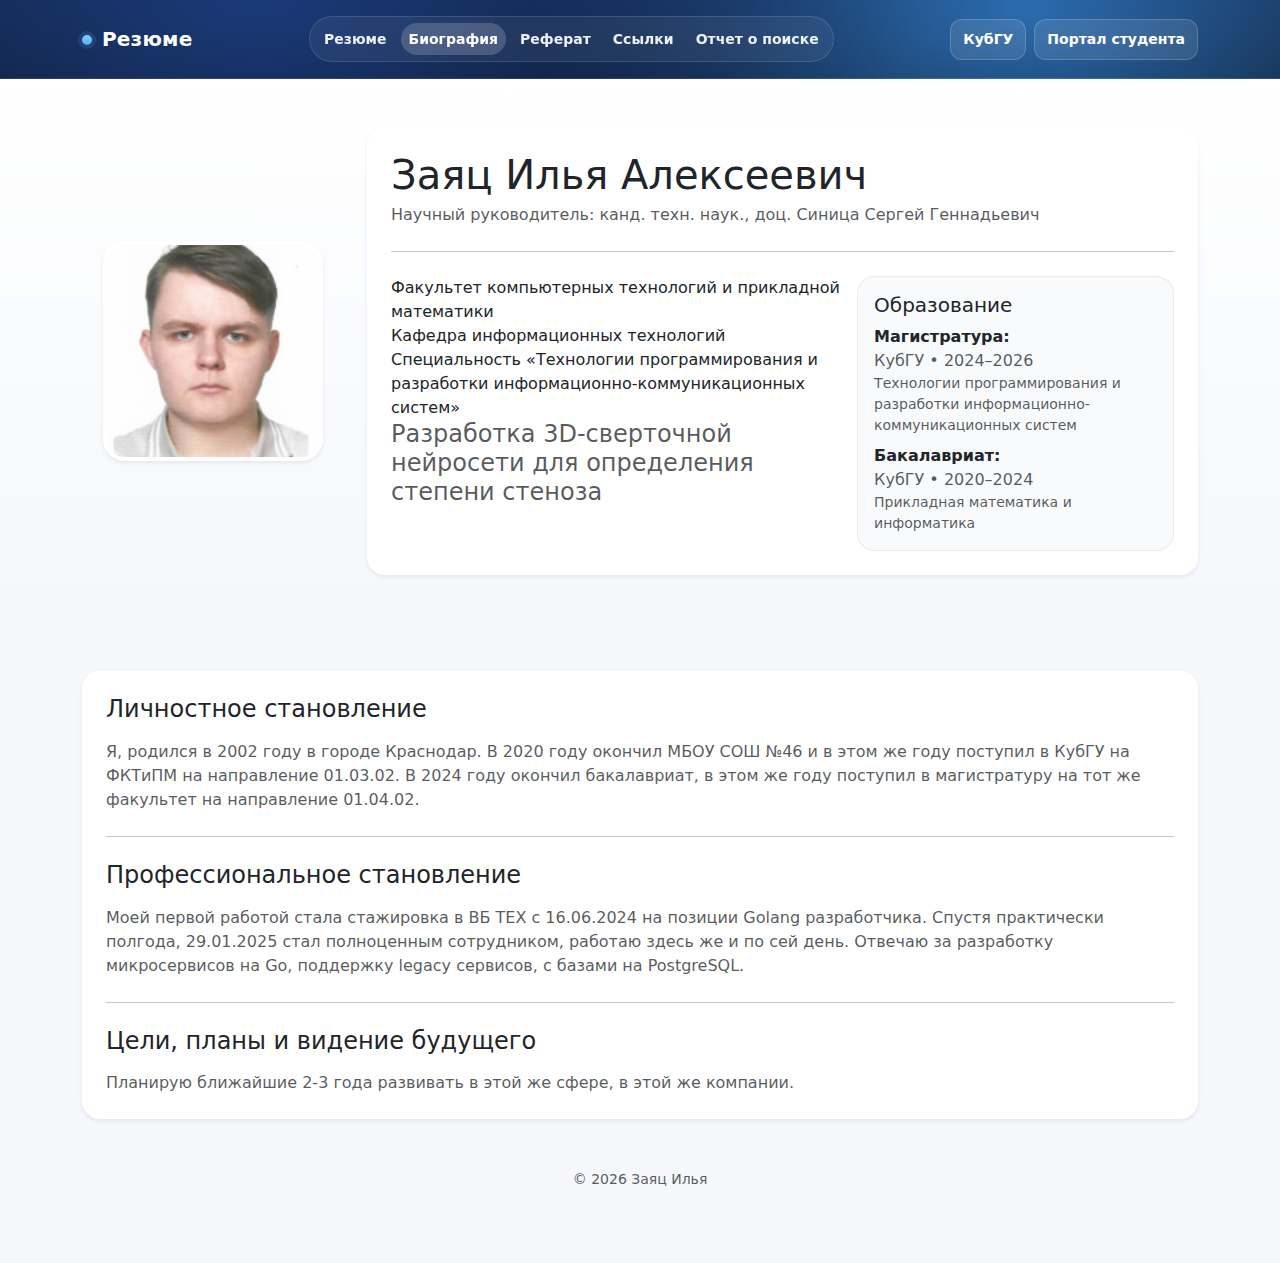
<file: personal/biography.html>
<!doctype html>
<html lang="ru">
<head>
  <meta charset="utf-8" />
  <meta name="viewport" content="width=device-width, initial-scale=1" />
  <title>Биография</title>

  <link href="https://cdn.jsdelivr.net/npm/bootstrap@5.3.3/dist/css/bootstrap.min.css" rel="stylesheet" />
  <link rel="stylesheet" href="styles.css" />
</head>

<body>
<header class="topbar topbar--modern">
  <div class="container">
    <nav class="navbar navbar-expand-lg navbar-dark py-3">
      <a class="navbar-brand fw-semibold me-3" href="index.html">
        <span class="brand-dot"></span>Резюме
      </a>

      <button class="navbar-toggler" type="button" data-bs-toggle="collapse" data-bs-target="#topnav"
        aria-controls="topnav" aria-expanded="false" aria-label="Меню">
        <span class="navbar-toggler-icon"></span>
      </button>

      <div id="topnav" class="collapse navbar-collapse">
        <ul class="navbar-nav mx-auto nav-modern">
          <li class="nav-item"><a class="nav-link" href="index.html">Резюме</a></li>
          <li class="nav-item"><a class="nav-link active" href="biography.html">Биография</a></li>
          <li class="nav-item"><a class="nav-link" href="referat.html">Реферат</a></li>
          <li class="nav-item"><a class="nav-link" href="links.html">Ссылки</a></li>
          <li class="nav-item"><a class="nav-link" href="search-report.html">Отчет о поиске</a></li>
        </ul>

        <div class="d-flex gap-2 ms-lg-3 mt-3 mt-lg-0">
          <a class="btn btn-light btn-sm topbar-btn topbar-btn--ghost" href="https://kubsu.ru/" target="_blank" rel="noopener">КубГУ</a>
          <a class="btn btn-light btn-sm topbar-btn topbar-btn--ghost" href="https://kubsu.ru/user" target="_blank" rel="noopener">Портал студента</a>
        </div>
      </div>
    </nav>
  </div>
</header>

  <header class="hero-section py-5">
    <div class="container">
      <div class="row align-items-center g-4">
        <div class="col-12 col-md-4 col-lg-3 text-center">
          <img class="profile-photo shadow-sm" src="photo.png" alt="Фото кандидата" />
        </div>

        <div class="col-12 col-md-8 col-lg-9">
          <div class="card border-0 shadow-sm">
            <div class="card-body p-4">
              <div class="d-flex flex-column flex-md-row align-items-md-center justify-content-between gap-3">
                <div>
                  <h1 class="display-6 mb-1">Заяц Илья Алексеевич</h1>
                  <div class="text-muted">Научный руководитель: канд. техн. наук., доц. Синица Сергей Геннадьевич</div>
                </div>
              </div>

              <hr class="my-4" />

              <div class="row g-3">
                <div class="col-12 col-lg-7">
                  <p class="mb-0">
                    Факультет компьютерных технологий и прикладной математики
                  </p>
                  <p class="mb-0">
                    Кафедра информационных технологий
                  </p>
                  <p class="mb-0">
                    Специальность «Технологии программирования и разработки информационно-коммуникационных систем»
                  </p>
                  <h4 class="mb-0 text-muted">
                    Разработка 3D-сверточной нейросети для определения степени стеноза
                  </h4>
                </div>

                <div class="col-12 col-lg-5">
                  <div class="edu-box">
                    <h2 class="h5 mb-2">Образование</h2>
                    <ul class="list-unstyled mb-0">
                      <li class="mb-2">
                        <span class="fw-semibold">Магистратура:</span>
                        <div class="text-muted">КубГУ • 2024–2026</div>
                        <div class="text-muted small">Технологии программирования и разработки информационно-коммуникационных систем</div>
                      </li>
                      <li>
                        <span class="fw-semibold">Бакалавриат:</span>
                        <div class="text-muted">КубГУ • 2020–2024</div>
                        <div class="text-muted small">Прикладная математика и информатика</div>
                      </li>
                    </ul>
                  </div>
                </div>
              </div>

            </div>
          </div>
        </div>

      </div>
    </div>
  </header>

  <main class="py-5">
    <div class="container">
      <div class="row g-4">
        <div class="col-12">
          <div class="card border-0 shadow-sm">
            <div class="card-body p-4">
              <section class="bio-section">
                <h2 class="h4 mb-3">Личностное становление</h2>
                <p class="text-muted mb-0">
                  Я, родился в 2002 году в городе Краснодар. В 2020 году окончил МБОУ СОШ №46 и в этом же году
                  поступил в КубГУ на ФКТиПМ на направление 01.03.02.

                  В 2024 году окончил бакалавриат, в этом же году поступил в магистратуру на тот же факультет
                  на направление 01.04.02.
                </p>
              </section>

              <hr class="my-4" />

              <section class="bio-section">
                <h2 class="h4 mb-3">Профессиональное становление</h2>
                <p class="text-muted">
                  Моей первой работой стала стажировка в ВБ ТЕХ с 16.06.2024 на позиции Golang разработчика.
                  Спустя практически полгода, 29.01.2025 стал полноценным сотрудником, работаю здесь же и по сей день.
                  Отвечаю за разработку микросервисов на Go, поддержку legacy сервисов, с базами на PostgreSQL.
                </p>
              </section>

              <hr class="my-4" />

              <section class="bio-section">
                <h2 class="h4 mb-3">Цели, планы и видение будущего</h2>
                <p class="text-muted mb-0">
                  Планирую ближайшие 2-3 года развивать в этой же сфере, в этой же компании.
                </p>
              </section>
            </div>
          </div>
        </div>

      <footer class="py-4 text-center text-muted">
        <small>© <span id="year"></span> Заяц Илья</small>
      </footer>
      </div>
    </div>
  </main>

  <script src="https://cdn.jsdelivr.net/npm/bootstrap@5.3.3/dist/js/bootstrap.bundle.min.js"></script>
  <script>document.getElementById("year").textContent = new Date().getFullYear();</script>
</body>
</html>
</file>
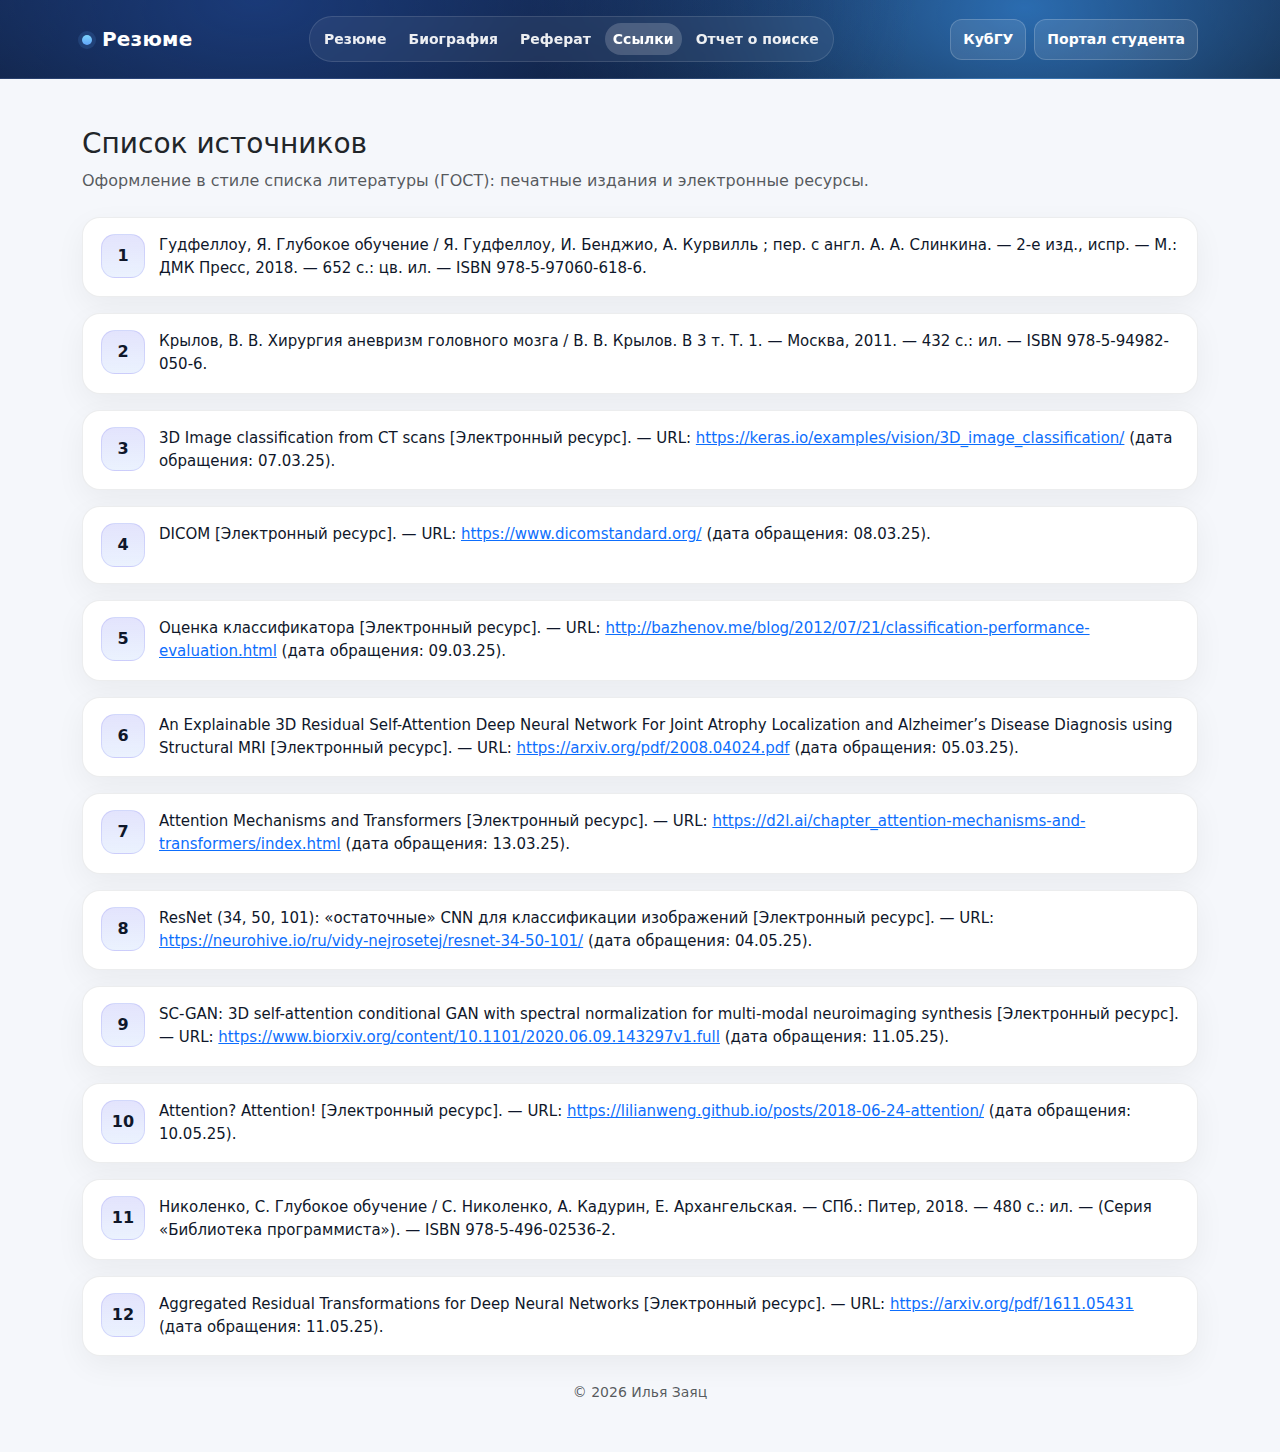
<file: personal/links.html>
<!doctype html>
<html lang="ru">
<head>
  <meta charset="utf-8" />
  <meta name="viewport" content="width=device-width, initial-scale=1" />
  <title>Ссылки</title>

  <link href="https://cdn.jsdelivr.net/npm/bootstrap@5.3.3/dist/css/bootstrap.min.css" rel="stylesheet" />
  <link rel="stylesheet" href="styles.css" />
</head>

<body>
  <!-- Modern Top Nav -->
  <header class="topbar topbar--modern">
    <div class="container">
      <nav class="navbar navbar-expand-lg navbar-dark py-3">
        <a class="navbar-brand fw-semibold me-3" href="index.html">
          <span class="brand-dot"></span>Резюме
        </a>

        <button class="navbar-toggler" type="button" data-bs-toggle="collapse" data-bs-target="#topnav"
          aria-controls="topnav" aria-expanded="false" aria-label="Меню">
          <span class="navbar-toggler-icon"></span>
        </button>

        <div id="topnav" class="collapse navbar-collapse">
          <ul class="navbar-nav mx-auto nav-modern">
            <li class="nav-item"><a class="nav-link" href="index.html">Резюме</a></li>
            <li class="nav-item"><a class="nav-link" href="biography.html">Биография</a></li>
            <li class="nav-item"><a class="nav-link" href="referat.html">Реферат</a></li>
            <li class="nav-item"><a class="nav-link active" href="links.html">Ссылки</a></li>
            <li class="nav-item"><a class="nav-link" href="search-report.html">Отчет о поиске</a></li>
          </ul>

          <div class="d-flex gap-2 ms-lg-3 mt-3 mt-lg-0">
            <a class="btn btn-light btn-sm topbar-btn topbar-btn--ghost" href="https://kubsu.ru/" target="_blank" rel="noopener">КубГУ</a>
            <a class="btn btn-light btn-sm topbar-btn topbar-btn--ghost" href="https://kubsu.ru/user" target="_blank" rel="noopener">Портал студента</a>
          </div>
        </div>
      </nav>
    </div>
  </header>

  <main class="py-5">
    <div class="container">
      <div class="page-head mb-4">
        <h1 class="h3 mb-1">Список источников</h1>
        <div class="text-muted">Оформление в стиле списка литературы (ГОСТ): печатные издания и электронные ресурсы.</div>
      </div>

      <div class="row g-3">

        <!-- 1 -->
        <div class="col-12">
          <article class="gost-card">
            <div class="gost-card__num">1</div>
            <div class="gost-card__body">
              <div class="gost-card__title">
                Гудфеллоу, Я. Глубокое обучение / Я. Гудфеллоу, И. Бенджио, А. Курвилль ; пер. с англ. А. А. Слинкина. —
                2-е изд., испр. — М.: ДМК Пресс, 2018. — 652 с.: цв. ил. — ISBN 978-5-97060-618-6.
              </div>
            </div>
          </article>
        </div>

        <!-- 2 -->
        <div class="col-12">
          <article class="gost-card">
            <div class="gost-card__num">2</div>
            <div class="gost-card__body">
              <div class="gost-card__title">
                Крылов, В. В. Хирургия аневризм головного мозга / В. В. Крылов. В 3 т. Т. 1. — Москва, 2011. — 432 с.: ил. — ISBN 978-5-94982-050-6.
              </div>
            </div>
          </article>
        </div>

        <!-- 3 -->
        <div class="col-12">
          <article class="gost-card">
            <div class="gost-card__num">3</div>
            <div class="gost-card__body">
              <div class="gost-card__title">
                3D Image classification from CT scans [Электронный ресурс]. — URL:
                <a href="https://keras.io/examples/vision/3D_image_classification/" target="_blank" rel="noopener">https://keras.io/examples/vision/3D_image_classification/</a>
                (дата обращения: 07.03.25).
              </div>
            </div>
          </article>
        </div>

        <!-- 4 -->
        <div class="col-12">
          <article class="gost-card">
            <div class="gost-card__num">4</div>
            <div class="gost-card__body">
              <div class="gost-card__title">
                DICOM [Электронный ресурс]. — URL:
                <a href="https://www.dicomstandard.org/" target="_blank" rel="noopener">https://www.dicomstandard.org/</a>
                (дата обращения: 08.03.25).
              </div>
            </div>
          </article>
        </div>

        <!-- 5 -->
        <div class="col-12">
          <article class="gost-card">
            <div class="gost-card__num">5</div>
            <div class="gost-card__body">
              <div class="gost-card__title">
                Оценка классификатора [Электронный ресурс]. — URL:
                <a href="http://bazhenov.me/blog/2012/07/21/classification-performance-evaluation.html" target="_blank" rel="noopener">http://bazhenov.me/blog/2012/07/21/classification-performance-evaluation.html</a>
                (дата обращения: 09.03.25).
              </div>
            </div>
          </article>
        </div>

        <!-- 6 -->
        <div class="col-12">
          <article class="gost-card">
            <div class="gost-card__num">6</div>
            <div class="gost-card__body">
              <div class="gost-card__title">
                An Explainable 3D Residual Self-Attention Deep Neural Network For Joint Atrophy Localization and Alzheimer’s Disease Diagnosis using Structural MRI [Электронный ресурс]. — URL:
                <a href="https://arxiv.org/pdf/2008.04024.pdf" target="_blank" rel="noopener">https://arxiv.org/pdf/2008.04024.pdf</a>
                (дата обращения: 05.03.25).
              </div>
            </div>
          </article>
        </div>

        <!-- 7 -->
        <div class="col-12">
          <article class="gost-card">
            <div class="gost-card__num">7</div>
            <div class="gost-card__body">
              <div class="gost-card__title">
                Attention Mechanisms and Transformers [Электронный ресурс]. — URL:
                <a href="https://d2l.ai/chapter_attention-mechanisms-and-transformers/index.html" target="_blank" rel="noopener">https://d2l.ai/chapter_attention-mechanisms-and-transformers/index.html</a>
                (дата обращения: 13.03.25).
              </div>
            </div>
          </article>
        </div>

        <!-- 8 -->
        <div class="col-12">
          <article class="gost-card">
            <div class="gost-card__num">8</div>
            <div class="gost-card__body">
              <div class="gost-card__title">
                ResNet (34, 50, 101): «остаточные» CNN для классификации изображений [Электронный ресурс]. — URL:
                <a href="https://neurohive.io/ru/vidy-nejrosetej/resnet-34-50-101/" target="_blank" rel="noopener">https://neurohive.io/ru/vidy-nejrosetej/resnet-34-50-101/</a>
                (дата обращения: 04.05.25).
              </div>
            </div>
          </article>
        </div>

        <!-- 9 -->
        <div class="col-12">
          <article class="gost-card">
            <div class="gost-card__num">9</div>
            <div class="gost-card__body">
              <div class="gost-card__title">
                SC-GAN: 3D self-attention conditional GAN with spectral normalization for multi-modal neuroimaging synthesis [Электронный ресурс]. — URL:
                <a href="https://www.biorxiv.org/content/10.1101/2020.06.09.143297v1.full" target="_blank" rel="noopener">https://www.biorxiv.org/content/10.1101/2020.06.09.143297v1.full</a>
                (дата обращения: 11.05.25).
              </div>
            </div>
          </article>
        </div>

        <!-- 10 -->
        <div class="col-12">
          <article class="gost-card">
            <div class="gost-card__num">10</div>
            <div class="gost-card__body">
              <div class="gost-card__title">
                Attention? Attention! [Электронный ресурс]. — URL:
                <a href="https://lilianweng.github.io/posts/2018-06-24-attention/" target="_blank" rel="noopener">https://lilianweng.github.io/posts/2018-06-24-attention/</a>
                (дата обращения: 10.05.25).
              </div>
            </div>
          </article>
        </div>

        <!-- 11 -->
        <div class="col-12">
          <article class="gost-card">
            <div class="gost-card__num">11</div>
            <div class="gost-card__body">
              <div class="gost-card__title">
                Николенко, С. Глубокое обучение / С. Николенко, А. Кадурин, Е. Архангельская. —
                СПб.: Питер, 2018. — 480 с.: ил. — (Серия «Библиотека программиста»). — ISBN 978-5-496-02536-2.
              </div>
            </div>
          </article>
        </div>

        <!-- 12 -->
        <div class="col-12">
          <article class="gost-card">
            <div class="gost-card__num">12</div>
            <div class="gost-card__body">
              <div class="gost-card__title">
                Aggregated Residual Transformations for Deep Neural Networks [Электронный ресурс]. — URL:
                <a href="https://arxiv.org/pdf/1611.05431" target="_blank" rel="noopener">https://arxiv.org/pdf/1611.05431</a>
                (дата обращения: 11.05.25).
              </div>
            </div>
          </article>
        </div>

      </div>

      <div class="text-center text-muted mt-4">
        <small>© <span id="year"></span> Илья Заяц</small>
      </div>
    </div>
  </main>

  <script src="https://cdn.jsdelivr.net/npm/bootstrap@5.3.3/dist/js/bootstrap.bundle.min.js"></script>
  <script>document.getElementById("year").textContent = new Date().getFullYear();</script>
</body>
</html>
</file>
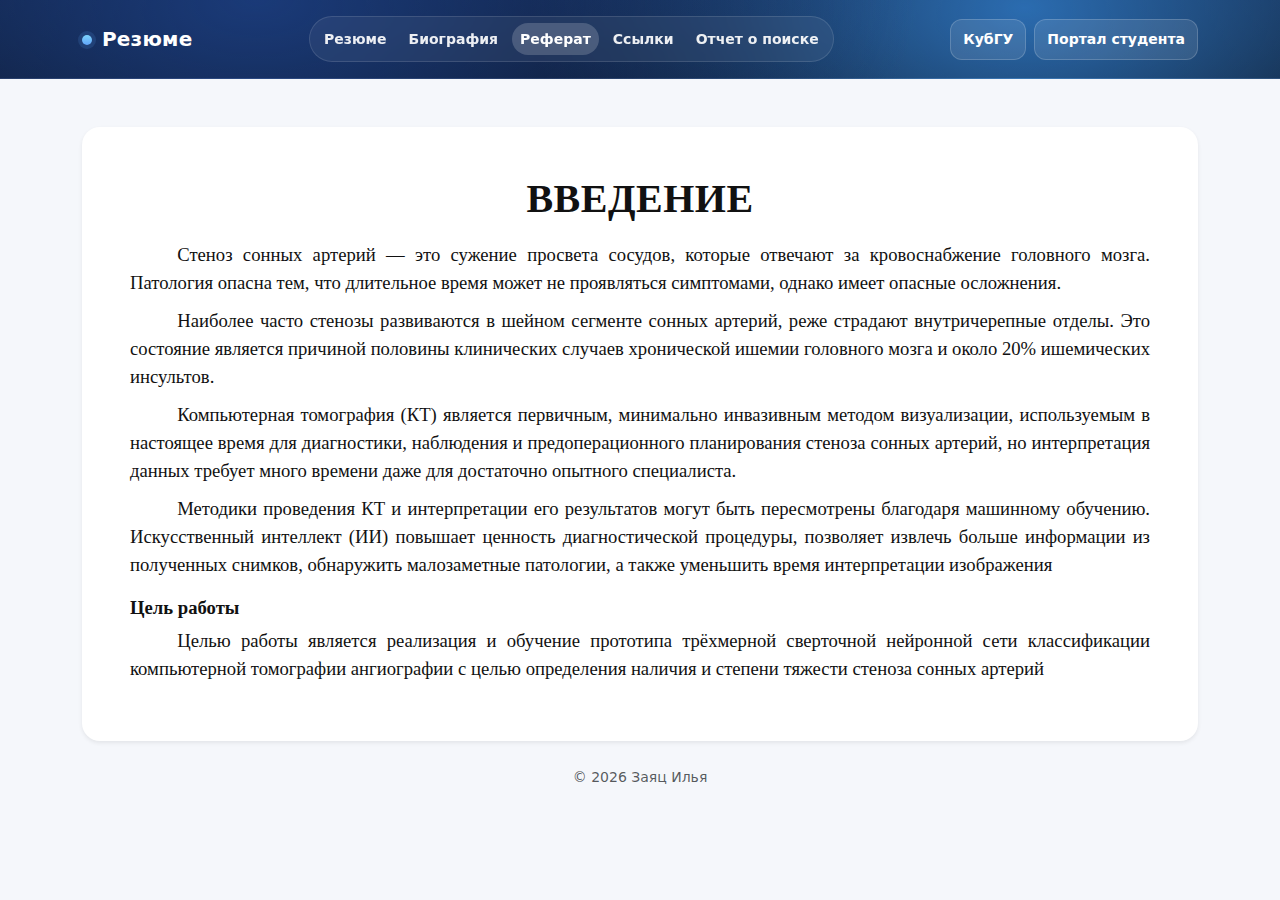
<file: personal/referat.html>
<!doctype html>
<html lang="ru">
<head>
  <meta charset="utf-8" />
  <meta name="viewport" content="width=device-width, initial-scale=1" />
  <title>Реферат</title>

  <link href="https://cdn.jsdelivr.net/npm/bootstrap@5.3.3/dist/css/bootstrap.min.css" rel="stylesheet" />
  <link rel="stylesheet" href="styles.css" />
</head>

<body>
<header class="topbar topbar--modern">
  <div class="container">
    <nav class="navbar navbar-expand-lg navbar-dark py-3">
      <a class="navbar-brand fw-semibold me-3" href="index.html">
        <span class="brand-dot"></span>Резюме
      </a>

      <button class="navbar-toggler" type="button" data-bs-toggle="collapse" data-bs-target="#topnav"
        aria-controls="topnav" aria-expanded="false" aria-label="Меню">
        <span class="navbar-toggler-icon"></span>
      </button>

      <div id="topnav" class="collapse navbar-collapse">
        <ul class="navbar-nav mx-auto nav-modern">
          <li class="nav-item"><a class="nav-link" href="index.html">Резюме</a></li>
          <li class="nav-item"><a class="nav-link" href="biography.html">Биография</a></li>
          <li class="nav-item"><a class="nav-link active" href="referat.html">Реферат</a></li>
          <li class="nav-item"><a class="nav-link" href="links.html">Ссылки</a></li>
          <li class="nav-item"><a class="nav-link" href="search-report.html">Отчет о поиске</a></li>
        </ul>

        <div class="d-flex gap-2 ms-lg-3 mt-3 mt-lg-0">
          <a class="btn btn-light btn-sm topbar-btn topbar-btn--ghost" href="https://kubsu.ru/" target="_blank" rel="noopener">КубГУ</a>
          <a class="btn btn-light btn-sm topbar-btn topbar-btn--ghost" href="https://kubsu.ru/user" target="_blank" rel="noopener">Портал студента</a>
        </div>
      </div>
    </nav>
  </div>
</header>

  <main class="py-5">
    <div class="container">
      <div class="card border-0 shadow-sm">
        <div class="card-body p-4 p-md-5">
          <div class="gost-doc">
            <h1 class="gost-title">ВВЕДЕНИЕ</h1>

            <p>
              Стеноз сонных артерий — это сужение просвета сосудов, которые отвечают за кровоснабжение головного мозга.
              Патология опасна тем, что длительное время может не проявляться симптомами, однако имеет опасные осложнения.
            </p>

            <p>
              Наиболее часто стенозы развиваются в шейном сегменте сонных артерий, реже страдают внутричерепные отделы.
              Это состояние является причиной половины клинических случаев хронической ишемии головного мозга и около 20% ишемических инсультов.
            </p>

            <p>
              Компьютерная томография (КТ) является первичным, минимально инвазивным методом визуализации, используемым в настоящее время для диагностики,
              наблюдения и предоперационного планирования стеноза сонных артерий,
              но интерпретация данных требует много времени даже для достаточно опытного специалиста.
            </p>

            <p>
              Методики проведения КТ и интерпретации его результатов могут быть пересмотрены благодаря машинному обучению.
              Искусственный интеллект (ИИ) повышает ценность диагностической процедуры, позволяет извлечь больше информации из полученных снимков,
              обнаружить малозаметные патологии, а также уменьшить время интерпретации изображения
            </p>

            <h2 class="gost-heading">Цель работы</h2>
            <p>
              Целью работы является реализация и обучение прототипа трёхмерной сверточной нейронной сети классификации
              компьютерной томографии ангиографии с целью определения наличия и степени тяжести стеноза сонных артерий
            </p>
          </div>
        </div>
      </div>

      <footer class="py-4 text-center text-muted">
        <small>© <span id="year"></span> Заяц Илья</small>
      </footer>
    </div>
  </main>

  <script src="https://cdn.jsdelivr.net/npm/bootstrap@5.3.3/dist/js/bootstrap.bundle.min.js"></script>
  <script>document.getElementById("year").textContent = new Date().getFullYear();</script>
</body>
</html>
</file>
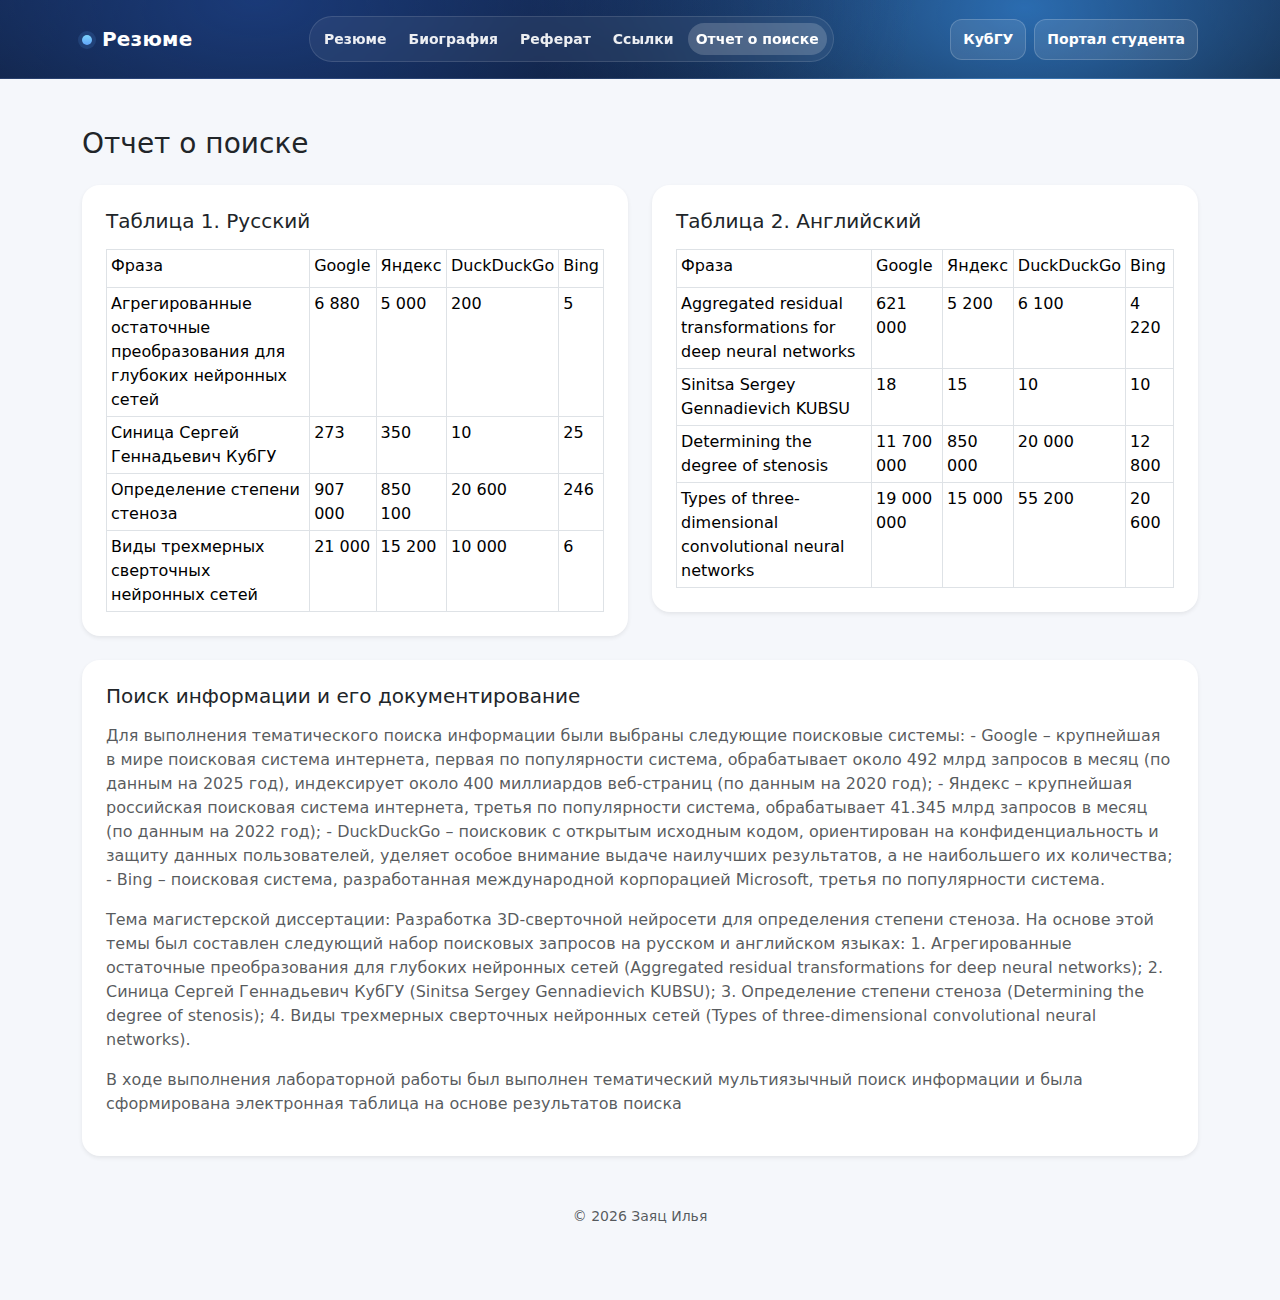
<file: personal/search-report.html>
<!doctype html>
<html lang="ru">
<head>
  <meta charset="utf-8" />
  <meta name="viewport" content="width=device-width, initial-scale=1" />
  <title>Отчет о поиске</title>

  <link href="https://cdn.jsdelivr.net/npm/bootstrap@5.3.3/dist/css/bootstrap.min.css" rel="stylesheet" />
  <link rel="stylesheet" href="styles.css" />
</head>

<body>
<header class="topbar topbar--modern">
  <div class="container">
    <nav class="navbar navbar-expand-lg navbar-dark py-3">
      <a class="navbar-brand fw-semibold me-3" href="index.html">
        <span class="brand-dot"></span>Резюме
      </a>

      <button class="navbar-toggler" type="button" data-bs-toggle="collapse" data-bs-target="#topnav"
        aria-controls="topnav" aria-expanded="false" aria-label="Меню">
        <span class="navbar-toggler-icon"></span>
      </button>

      <div id="topnav" class="collapse navbar-collapse">
        <ul class="navbar-nav mx-auto nav-modern">
          <li class="nav-item"><a class="nav-link" href="index.html">Резюме</a></li>
          <li class="nav-item"><a class="nav-link" href="biography.html">Биография</a></li>
          <li class="nav-item"><a class="nav-link" href="referat.html">Реферат</a></li>
          <li class="nav-item"><a class="nav-link" href="links.html">Ссылки</a></li>
          <li class="nav-item"><a class="nav-link active" href="search-report.html">Отчет о поиске</a></li>
        </ul>

        <div class="d-flex gap-2 ms-lg-3 mt-3 mt-lg-0">
          <a class="btn btn-light btn-sm topbar-btn topbar-btn--ghost" href="https://kubsu.ru/" target="_blank" rel="noopener">КубГУ</a>
          <a class="btn btn-light btn-sm topbar-btn topbar-btn--ghost" href="https://kubsu.ru/user" target="_blank" rel="noopener">Портал студента</a>
        </div>
      </div>
    </nav>
  </div>
</header>

  <main class="py-5">
    <div class="container">
      <h1 class="h3 mb-4">Отчет о поиске</h1>

      <div class="row g-4">
        <div class="col-12 col-lg-6">
          <div class="card border-0 shadow-sm">
            <div class="card-body p-4">
              <h2 class="h5 mb-3">Таблица 1. Русский</h2>

              <div class="table-responsive">
                <table class="table table-bordered table-sm report-table mb-0">
                  <tbody>
                    <tr><td>Фраза</td><td>Google</td><td>Яндекс</td><td>DuckDuckGo</td><td>Bing</td></tr>
                    <tr><td>Агрегированные остаточные преобразования для глубоких нейронных сетей</td><td>6 880</td><td>5 000</td><td>200</td><td>5</td></tr>
                    <tr><td>Синица Сергей Геннадьевич КубГУ</td><td>273</td><td>350</td><td>10</td><td>25</td></tr>
                    <tr><td>Определение степени стеноза</td><td>907 000</td><td>850 100</td><td>20 600</td><td>246</td></tr>
                    <tr><td>Виды трехмерных сверточных нейронных сетей</td><td>21 000</td><td>15 200</td><td>10 000</td><td>6</td></tr>
                  </tbody>
                </table>
              </div>

            </div>
          </div>
        </div>

        <div class="col-12 col-lg-6">
          <div class="card border-0 shadow-sm">
            <div class="card-body p-4">
              <h2 class="h5 mb-3">Таблица 2. Английский</h2>

              <div class="table-responsive">
                <table class="table table-bordered table-sm report-table mb-0">
                  <tbody>
                    <tr><td>Фраза</td><td>Google</td><td>Яндекс</td><td>DuckDuckGo</td><td>Bing</td></tr>
                    <tr><td>Aggregated residual transformations for deep neural networks</td><td>621 000</td><td>5 200</td><td>6 100</td><td>4 220</td></tr>
                    <tr><td>Sinitsa Sergey Gennadievich KUBSU</td><td>18</td><td>15</td><td>10</td><td>10</td></tr>
                    <tr><td>Determining the degree of stenosis</td><td>11 700 000</td><td>850 000</td><td>20 000</td><td>12 800</td></tr>
                    <tr><td>Types of three-dimensional convolutional neural networks</td><td>19 000 000</td><td>15 000</td><td>55 200</td><td>20 600</td></tr>
                  </tbody>
                </table>
              </div>

            </div>
          </div>
        </div>

        <div class="col-12">
          <div class="card border-0 shadow-sm">
            <div class="card-body p-4">
              <h2 class="h5 mb-3">Поиск информации и его документирование</h2>

              <p class="text-muted">
                Для выполнения тематического поиска информации были выбраны следующие поисковые системы:
                  - Google – крупнейшая в мире поисковая система интернета, первая по популярности система, обрабатывает около 492 млрд запросов в месяц (по данным на 2025 год), индексирует около 400 миллиардов веб-страниц (по данным на 2020 год);
                  - Яндекс – крупнейшая российская поисковая система интернета, третья по популярности система, обрабатывает 41.345 млрд запросов в месяц (по данным на 2022 год);
                  - DuckDuckGo – поисковик с открытым исходным кодом, ориентирован на конфиденциальность и защиту данных пользователей, уделяет особое внимание выдаче наилучших результатов, а не наибольшего их количества;
                  - Bing – поисковая система, разработанная международной корпорацией Microsoft, третья по популярности система.

              </p>

              <p class="text-muted">
                Тема магистерской диссертации: Разработка 3D-сверточной нейросети для определения степени стеноза.
                На основе этой темы был составлен следующий набор поисковых запросов на русском и английском языках:
                  1. Агрегированные остаточные преобразования для глубоких нейронных сетей (Aggregated residual transformations for deep neural networks);
                  2. Синица Сергей Геннадьевич КубГУ (Sinitsa Sergey Gennadievich KUBSU);
                  3. Определение степени стеноза (Determining the degree of stenosis);
                  4. Виды трехмерных сверточных нейронных сетей (Types of three-dimensional convolutional neural networks).
              </p>

               <p class="text-muted">
                В ходе выполнения лабораторной работы был выполнен тематический мультиязычный поиск информации
                и была сформирована электронная таблица на основе результатов поиска
              </p>
            </div>
          </div>
        </div>

      <footer class="py-4 text-center text-muted">
        <small>© <span id="year"></span> Заяц Илья</small>
      </footer>
      </div>
    </div>
  </main>

  <script src="https://cdn.jsdelivr.net/npm/bootstrap@5.3.3/dist/js/bootstrap.bundle.min.js"></script>
  <script>document.getElementById("year").textContent = new Date().getFullYear();</script>
</body>
</html>
</file>
<file: personal/styles.css>
:root {
  --page-bg: #f5f7fb;
  --card-radius: 18px;

  --topbar-a: #0f2b4a;
  --topbar-b: #1e4a75;

  --pill-bg: rgba(255, 255, 255, 0.12);
  --pill-border: rgba(255, 255, 255, 0.22);
  --pill-active: rgba(255, 255, 255, 0.22);

  --lib-bg: #eaffea;
  --lib-border: #21a053;
}

body {
  background: var(--page-bg);
}

.topbar {
  background: linear-gradient(180deg, var(--topbar-b) 0%, var(--topbar-a) 100%);
}

.nav-pills-compact {
  display: flex;
  gap: 10px;
  flex-wrap: wrap;
  align-items: center;
}

.nav-pills-compact .nav-link {
  color: #fff;
  background: var(--pill-bg);
  border: 1px solid var(--pill-border);
  border-radius: 8px;
  padding: 7px 12px;
  font-weight: 600;
  font-size: 14px;
  line-height: 1;
  transition: 0.15s ease-in-out;
}

.nav-pills-compact .nav-link:hover {
  background: rgba(255, 255, 255, 0.18);
}

.nav-pills-compact .nav-link.active {
  background: var(--pill-active);
  border-color: rgba(255, 255, 255, 0.35);
}

.nav-pills-compact .nav-link.disabled {
  opacity: 0.6;
}

.topbar-btn {
  border-radius: 8px;
  font-weight: 700;
  padding: 7px 12px;
}


.hero-section {
  background: linear-gradient(180deg, #ffffff 0%, rgba(255, 255, 255, 0) 100%);
}

.profile-photo {
  width: 220px;
  height: 220px;
  object-fit: cover;
  border-radius: 22px;
  border: 4px solid #fff;
}

.edu-box {
  background: #f8fafc;
  border: 1px solid rgba(0, 0, 0, 0.06);
  border-radius: var(--card-radius);
  padding: 16px;
}

.card {
  border-radius: var(--card-radius);
}

/* Resume table */
.resume-table th,
.resume-table td {
  vertical-align: middle;
}

.resume-key {
  width: 38%;
  background: #f8fafc;
  font-weight: 600;
}

.resume-val {
  background: #ffffff;
}

/* Biography sections */
.bio-section p,
.bio-section li {
  font-size: 16px;
}

/* GOST-like formatting for Referat */
.gost-doc {
  font-family: "Times New Roman", Times, serif;
  font-size: 14pt;
  line-height: 1.5;
  color: #111;
}

.gost-title {
  text-align: center;
  font-weight: 700;
  letter-spacing: 0.5px;
  margin-bottom: 18px;
}

.gost-heading {
  font-weight: 700;
  margin-top: 18px;
  margin-bottom: 8px;
  font-size: 14pt;
}

.gost-doc p {
  text-align: justify;
  text-indent: 1.25cm;
  margin-bottom: 10px;
}

/* Library (blocks like screenshot) */
.library-title {
  position: relative;
  padding-left: 12px;
}

.library-title::before {
  content: "";
  position: absolute;
  left: 0;
  top: 0.25em;
  width: 3px;
  height: 1.1em;
  background: #2b66c7;
  border-radius: 2px;
}

.library-list {
  padding-left: 18px;
  margin-bottom: 0;
}

.library-item {
  margin-bottom: 16px;
}

.library-block {
  background: var(--lib-bg);
  border-left: 3px solid var(--lib-border);
  padding: 14px 16px;
  border-radius: 10px;
}

.library-link {
  color: #1f5fd3;
  text-decoration: underline;
  font-size: 14px;
}

.library-meta {
  margin-top: 8px;
  font-size: 14px;
  color: #0f2b1b;
}

.library-label {
  font-weight: 700;
  margin-right: 6px;
}

/* Sources list */
.source-list li {
  margin-bottom: 10px;
}

/* Report tables */
.report-table td {
  height: 38px;
}

/* Responsive */
@media (max-width: 576px) {
  .profile-photo {
    width: 180px;
    height: 180px;
  }
  .resume-key {
    width: auto;
  }
  .nav-pills-compact .nav-link {
    font-size: 13px;
    padding: 7px 10px;
  }
}


:root{
  --nav-bg-1: #0b1220;
  --nav-bg-2: #0f1b33;
  --nav-glass: rgba(255,255,255,.06);
  --nav-border: rgba(255,255,255,.12);
  --nav-text: rgba(255,255,255,.92);
  --nav-muted: rgba(255,255,255,.70);
  --nav-active: rgba(255,255,255,.18);
}

.topbar--modern{
  background: radial-gradient(1200px 600px at 20% 0%, #1a3a78 0%, transparent 55%),
              radial-gradient(900px 500px at 80% 10%, #2b6cb0 0%, transparent 55%),
              linear-gradient(180deg, var(--nav-bg-2) 0%, var(--nav-bg-1) 100%);
  border-bottom: 1px solid rgba(255,255,255,.08);
}

.navbar-brand{
  letter-spacing: .2px;
}

.brand-dot{
  display: inline-block;
  width: 10px;
  height: 10px;
  border-radius: 999px;
  background: linear-gradient(180deg, #7dd3fc, #60a5fa);
  box-shadow: 0 0 0 4px rgba(96,165,250,.15);
  margin-right: 10px;
  transform: translateY(-1px);
}

.nav-modern{
  background: var(--nav-glass);
  border: 1px solid var(--nav-border);
  border-radius: 999px;
  padding: 6px;
  gap: 6px;
  backdrop-filter: blur(10px);
  -webkit-backdrop-filter: blur(10px);
  flex-wrap: wrap;
  justify-content: center;
}

.nav-modern .nav-link{
  color: var(--nav-text);
  border-radius: 999px;
  padding: 9px 14px;
  font-weight: 600;
  font-size: 14px;
  line-height: 1;
  transition: transform .12s ease, background-color .12s ease, color .12s ease;
}

.nav-modern .nav-link:hover{
  background: rgba(255,255,255,.10);
  transform: translateY(-1px);
}

.nav-modern .nav-link.active{
  background: var(--nav-active);
  color: #fff;
}

.nav-modern .nav-link.disabled{
  color: rgba(255,255,255,.45);
}

.topbar-btn--ghost{
  background: rgba(255,255,255,.10) !important;
  border: 1px solid rgba(255,255,255,.18) !important;
  color: #fff !important;
  border-radius: 12px !important;
  font-weight: 700;
  padding: 9px 12px !important;
  transition: transform .12s ease, background-color .12s ease;
}

.topbar-btn--ghost:hover{
  background: rgba(255,255,255,.16) !important;
  transform: translateY(-1px);
}

.page-head{
  display: grid;
  gap: 4px;
}


.gost-card{
  display: grid;
  grid-template-columns: 44px 1fr;
  gap: 14px;
  padding: 16px 18px;
  border-radius: 18px;
  border: 1px solid rgba(15, 23, 42, 0.08);
  background: #ffffff;
  box-shadow: 0 10px 30px rgba(2, 8, 23, 0.05);
}

.gost-card__num{
  width: 44px;
  height: 44px;
  border-radius: 14px;
  display: grid;
  place-items: center;
  font-weight: 800;
  color: #0f172a;
  background: linear-gradient(180deg, rgba(99,102,241,.18), rgba(59,130,246,.10));
  border: 1px solid rgba(99,102,241,.18);
}

.gost-card__title{
  font-size: 15px;
  line-height: 1.55;
  color: #0f172a;
}

.gost-card__title a{
  word-break: break-word;
  text-decoration: underline;
}

.gost-card__meta{
  margin-top: 8px;
  font-size: 13px;
}


.nav-pills-compact{
  display: none;
}


@media (max-width: 576px){
  .nav-modern{
    border-radius: 18px;
    padding: 8px;
  }
  .gost-card{
    grid-template-columns: 40px 1fr;
    padding: 14px 14px;
  }
  .gost-card__num{
    width: 40px;
    height: 40px;
    border-radius: 12px;
  }
}
</file>
